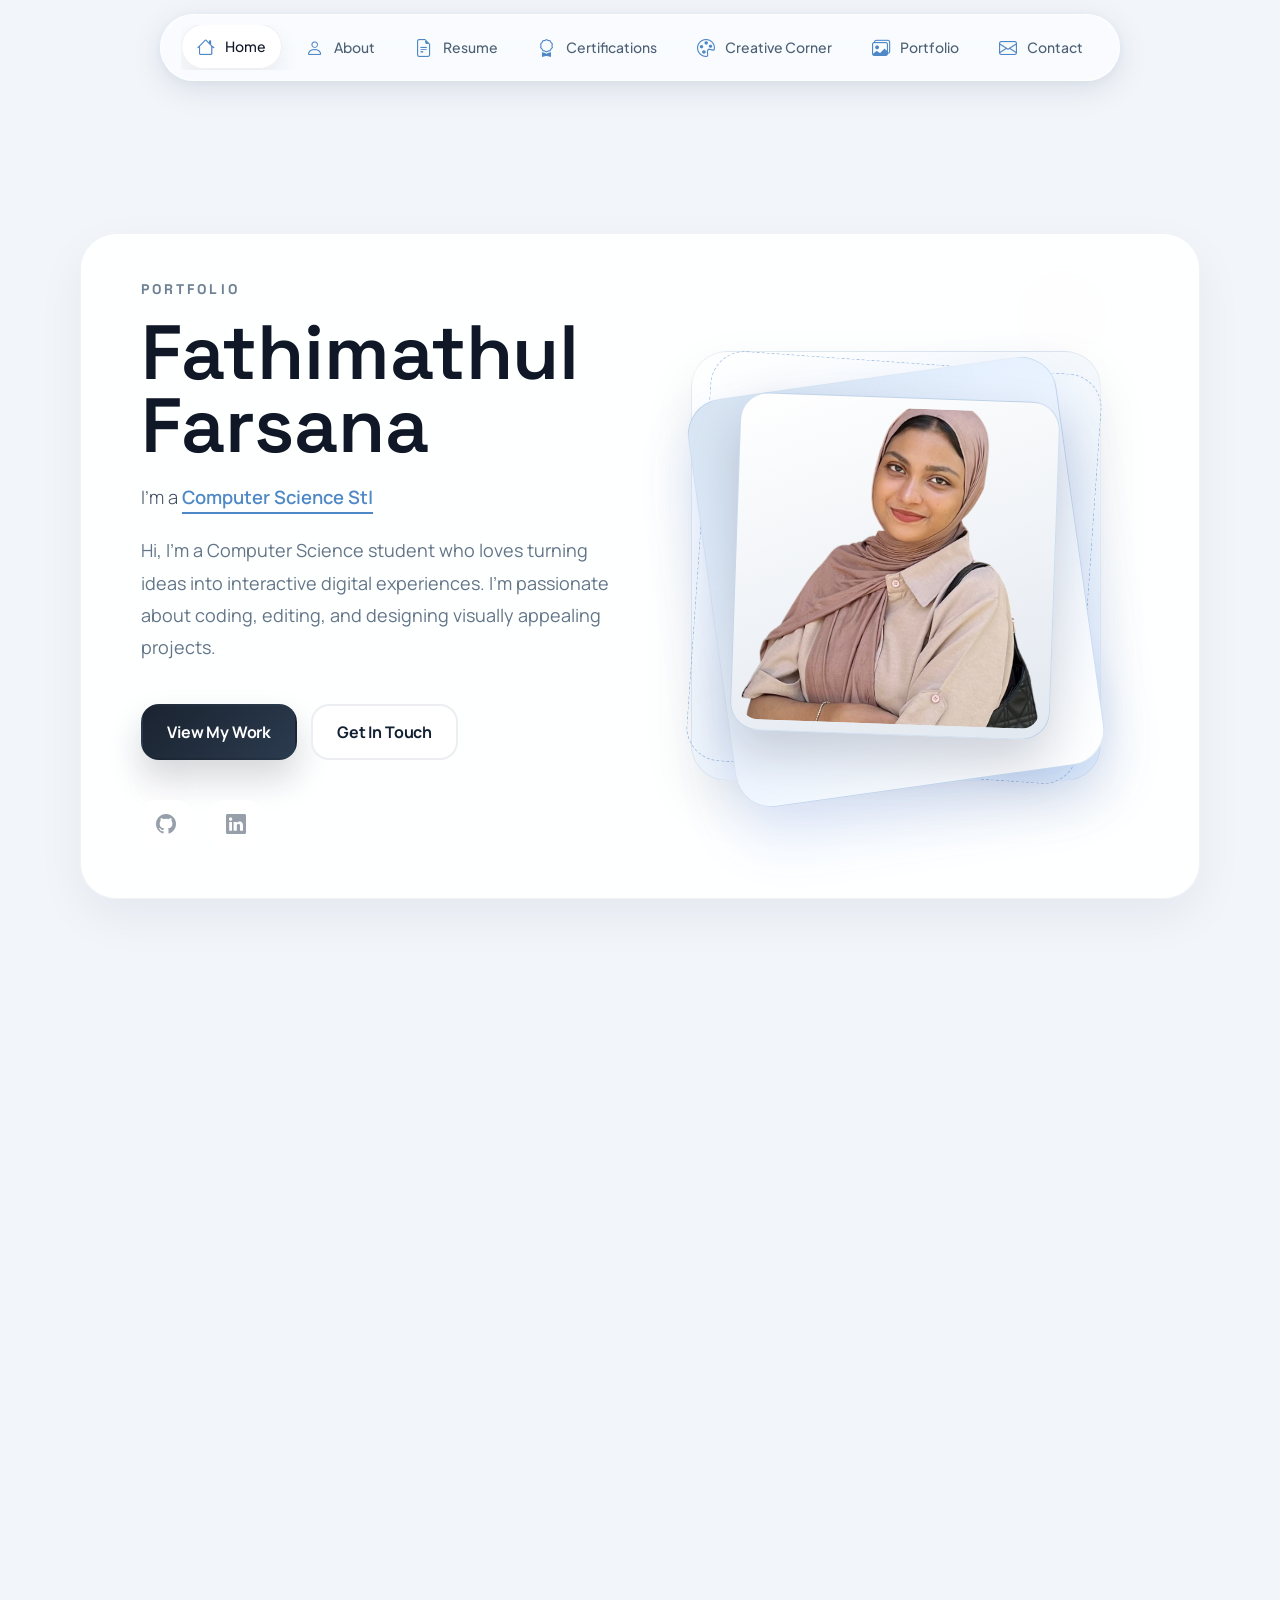
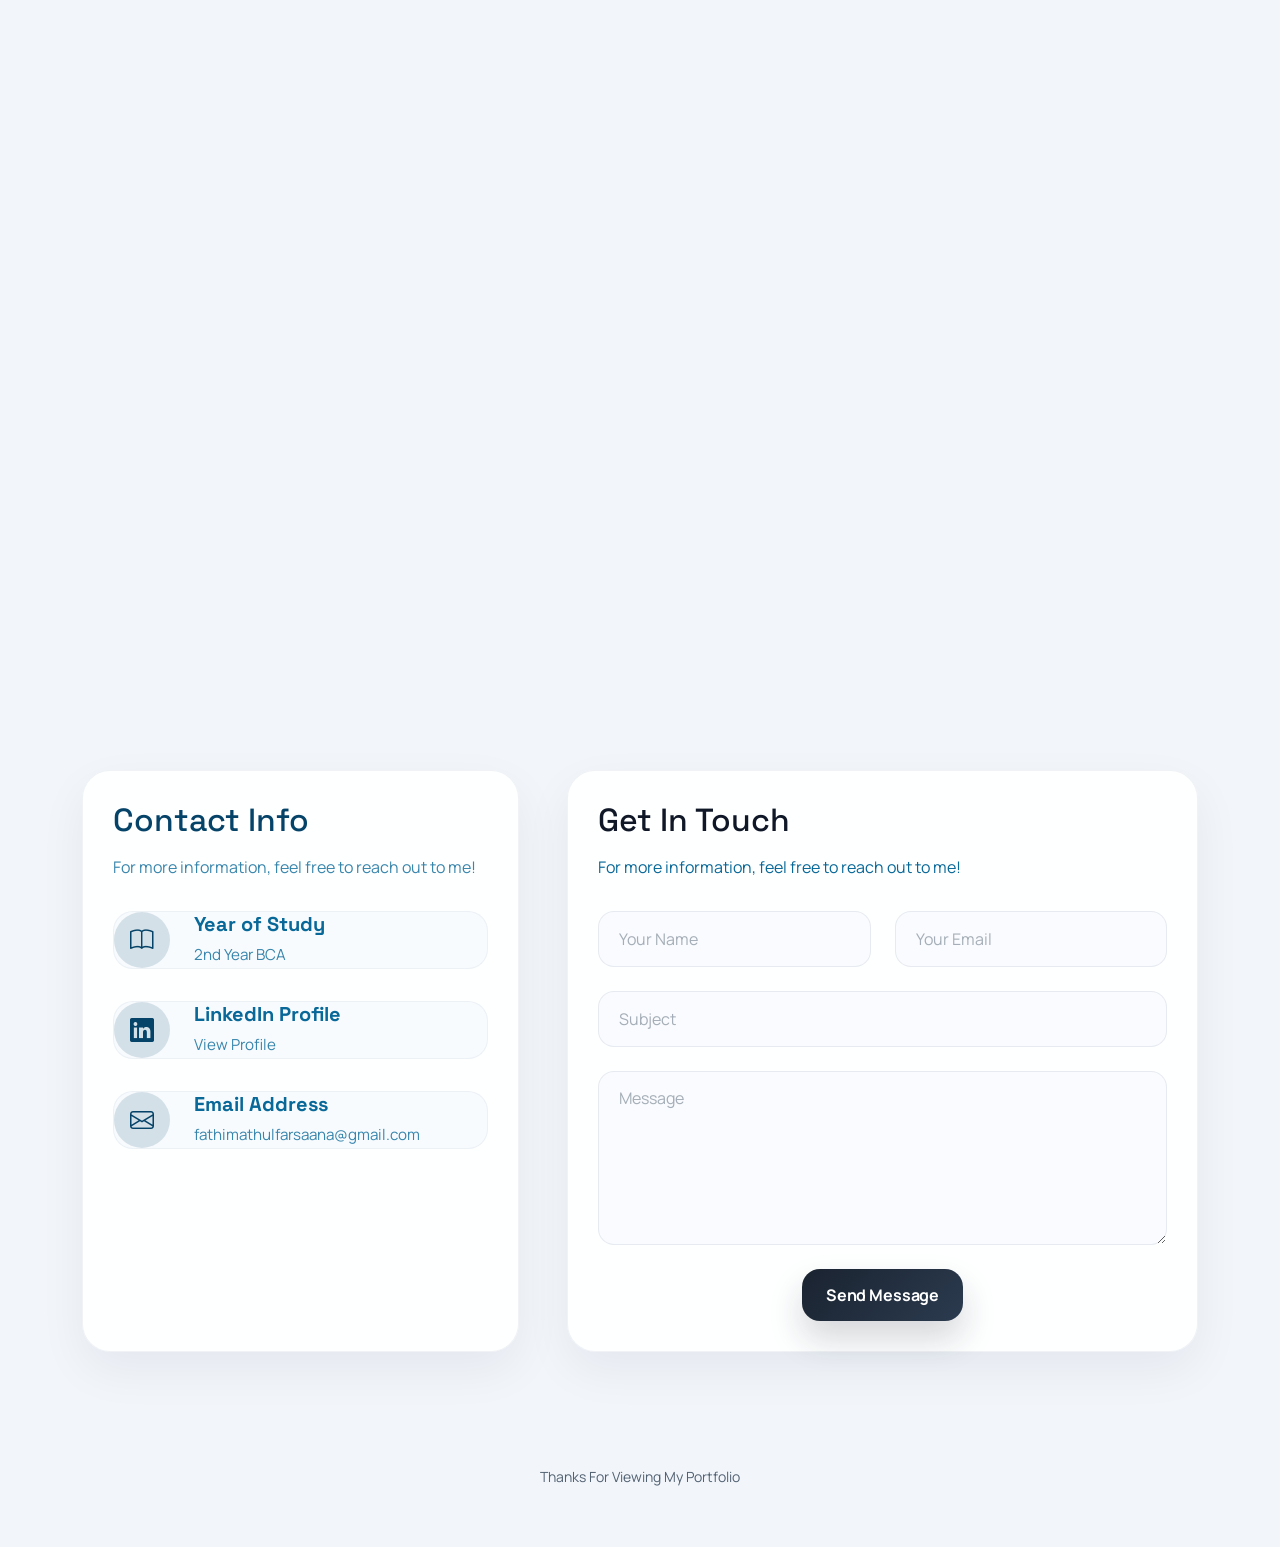
<file: index.html>
<!DOCTYPE html>
<html lang="en">

<head>
  <meta charset="utf-8">
  <meta content="width=device-width, initial-scale=1.0" name="viewport">
  <title>Portfolio of Fathimathul Farsana</title>
  <meta name="description" content="Farsana's personal portfolio showcasing projects and skills">
  <meta name="keywords" content="portfolio, web development, coding, projects, skills, Fathimathul Farsana">
  <meta name="author" content="Fathimathul Farsana">

  <!-- Fonts -->
  <link href="https://fonts.googleapis.com" rel="preconnect">
  <link href="https://fonts.gstatic.com" rel="preconnect" crossorigin>
  <link href="https://fonts.googleapis.com/css2?family=Manrope:wght@400;500;600;700;800&family=Space+Grotesk:wght@500;700&family=Plus+Jakarta+Sans:wght@500;600;700&display=swap" rel="stylesheet">

  <!-- Vendor CSS Files -->
  <link href="assets/vendor/bootstrap/css/bootstrap.min.css" rel="stylesheet">
  <link href="https://cdn.jsdelivr.net/npm/bootstrap-icons@1.11.3/font/bootstrap-icons.min.css" rel="stylesheet">
  <link href="assets/vendor/aos/aos.css" rel="stylesheet">
  <link href="assets/vendor/glightbox/css/glightbox.min.css" rel="stylesheet">
  <link href="assets/vendor/swiper/swiper-bundle.min.css" rel="stylesheet">

  <!-- Main CSS File -->
  <link href="assets/css/main.css" rel="stylesheet">

</head>

<body class="index-page">

  <header id="header" class="header glass-nav">
    <i class="header-toggle d-xl-none bi bi-list"></i>

    <div class="header-container">
      <nav id="navmenu" class="navmenu">
        <ul>
          <li><a href="#hero" class="active"><i class="bi bi-house navicon"></i>Home</a></li>
          <li><a href="#about"><i class="bi bi-person navicon"></i>About</a></li>
          <li><a href="#resume"><i class="bi bi-file-earmark-text navicon"></i>Resume</a></li>
          <li><a href="#certifications"><i class="bi bi-award navicon"></i>Certifications</a></li>
          <li><a href="creative-corner.html"><i class="bi bi-palette navicon"></i>Creative Corner</a></li>
          <li><a href="#portfolio"><i class="bi bi-images navicon"></i>Portfolio</a></li>
          <li><a href="#contact"><i class="bi bi-envelope navicon"></i>Contact</a></li>
        </ul>
      </nav>
    </div>
  </header>

  <main class="main">

    <!-- Hero Section -->
    <section id="hero" class="hero section">

      <div class="background-elements">
        <div class="bg-circle circle-1"></div>
        <div class="bg-circle circle-2"></div>
      </div>

      <div class="hero-content">

        <div class="container">
          <div class="row align-items-center">

            <div class="col-lg-6" data-aos="fade-right" data-aos-delay="100">
              <div class="hero-text">
                <h1><span class="accent-text">PORTFOLIO</span></h1>
                <h2>Fathimathul Farsana</h2>
                <p class="lead">I'm a <span class="typed" data-typed-items="Computer Science Student, Web Developer, Editor-Video, Poster designer, Code Enthusiast"></span></p>
                <p class="description">Hi, I’m a Computer Science student who loves turning ideas into interactive digital experiences. I’m passionate about coding, editing, and designing visually appealing projects.</p>

                <div class="hero-actions">
                  <a href="#portfolio" class="btn btn-primary">View My Work</a>
                  <a href="#contact" class="btn btn-outline">Get In Touch</a>
                </div>

                <div class="social-links">
                  <a href="https://github.com/Farsanaa/" class="github"><i class="bi bi-github"></i></a>
                  <a href="https://www.linkedin.com/in/farsaana-fathima" class="linkedin"><i class="bi bi-linkedin"></i></a>
                </div>
              </div>
            </div>

            <div class="col-lg-6" data-aos="fade-left" data-aos-delay="200">
              <div class="hero-visual">
                <div class="profile-container">
                  <div class="profile-background"></div>
                  <img src="assets/img/profile/Farsana OG-Photoroom.png" alt="Fathimathul Farsana" class="profile-image">
                </div>
              </div>
            </div>

          </div>
        </div>
      </div>

    </section><!-- /Hero Section -->

    <!-- About Section -->
    <section id="about" class="about section">

      <div class="container" data-aos="fade-up" data-aos-delay="100">

        <div class="row">
          <div class="col-lg-5" data-aos="zoom-in" data-aos-delay="200">
            <div class="profile-card">
              <div class="profile-header">
                <div class="profile-image">
                  <img src="assets/img/profile/Farsana OG-Photoroom.png" alt="Profile Image" class="img-fluid">
                </div>
                <div class="profile-badge">
                  <i class="bi bi-check-circle-fill"></i>
                </div>
              </div>

              <div class="profile-content">
                <h3>Fathimathul Farsana</h3>
                <p class="profession">Computer Science Student</p>

                <div class="contact-links">
                  <a href="mailto:fathimathulfarsaana@gmail.com" class="contact-item">
                    <i class="bi bi-envelope"></i>
                    fathimathulfarsaana@gmail.com
                  </a>
                   <div class="social-links">
                  <a href="https://www.linkedin.com/in/farsaana-fathima" class="contact-item">
                  <i class="bi bi-linkedin"></i>
                  LinkedIn Profile
                  </a>
                </div>
                  <a href="#" class="contact-item">
                    <i class="bi bi-geo-alt"></i>
                    Trissur,Kerala
                  </a>
                </div>
              </div>
            </div>
          </div>

          <div class="col-lg-7" data-aos="fade-left" data-aos-delay="300">
            <div class="about-content">
              <div class="section-header">
                <span class="badge-text">Get to Know Me</span>
                <h2>Passionate BCA Student</h2>
              </div>

              <div class="description">
                <p>Welcome to my digital space! I'm a Computer Science student who loves coding, editing, and creating visually engaging projects. Here, you’ll find a collection of my work that blends creativity with technology. I enjoy experimenting with new ideas and building projects that are both functional and aesthetic.</p>
                <p>building modern, user-friendly applications.</p>
              </div>

              <div class="stats-grid">
                <div class="stat-item">
                 <div class="stat-number stat-number-text">
                 <span>Calicut University</span>
                 </div>
                  <div class="stat-label">University</div>
                </div>
                <div class="stat-item">
                  <div class="stat-number">2nd Year</div>
                  <div class="stat-label">Current Year of Study
                  </div>
                </div>
                <div class="stat-item">
                  <div class="stat-number">9.6</div>
                  <div class="stat-label">Academic Performance</div>
                </div>
              </div>

              <div class="details-grid">
                <div class="detail-row">
                  <div class="detail-item">
                    <span class="detail-label">Current Interests</span>
                    <span class="detail-value">Web Development, UI/UX Design, Graphical Designing (poster Designing)</span>
                  </div>
                  <div class="detail-item">
                    <span class="detail-label">Skills</span>
                    <span class="detail-value">Python, C++, Java, MySQL, HTML, CSS</span>
                  </div>
                </div>
                <div class="detail-row">
                  <div class="detail-item">
                    <span class="detail-label">Education</span>
                    <span class="detail-value">BCA, Ansar Women's College</span>
                  </div>
                  <div class="detail-item">
                    <span class="detail-label">Achievements</span>
                    <span class="detail-value">Hackathon, College projects, Internship</span>
                  </div>
                </div>
              </div>

              <div class="cta-section">
                <a href="#" class="btn btn-primary">
                  <i class="bi bi-download"></i>
                  Download Resume
                </a>
                <a href="#" class="btn btn-outline">
                  <i class="bi bi-chat-dots"></i>
                  Let's Talk
                </a>
              </div>
            </div>
          </div>
        </div>

      </div>

    </section><!-- /About Section -->


  
   

    <!-- Resume Section -->
    <section id="resume" class="resume section">

      <!-- Section Title -->
      <div class="container section-title" data-aos="fade-up">
        <h2>RESUME</h2>
        <p>Motivated Computer Science student with a passion for web development and creating user-friendly applications. Skilled in coding, problem-solving, and designing visually appealing projects. Seeking opportunities to apply my skills and grow as a developer. Still trying to figure out the tech-industry</p>
      </div><!-- End Section Title -->

      <div class="container" data-aos="fade-up" data-aos-delay="100">

        <div class="row gy-4">
          <!-- Left column with summary and contact -->
          <div class="col-lg-4">
            <div class="resume-side" data-aos="fade-right" data-aos-delay="100">
              <div class="profile-img mb-4">
                <img src="assets/img/profile/Farsana OG-Photoroom.png" alt="Profile" class="img-fluid rounded">
              </div>

              <h3>FATHIMATHUL FARSANA</h3>
              <p class="profession">Computer Science Student</p>
              <h4>Academic Summary</h4>
              <div class="academic-summary-card">
              <p>A passionate Computer Science student with hands-on experience in innovation and development. Participated in a hackathon for the first time and was selected among the Top 300 makers for presenting a project titled “FixNow”, a web application designed to connect users with nearby service workers efficiently.
                 Completed internships in Artificial Intelligence at Accelerate and in web development at RISS, gaining practical experience in Python and Django. Additionally, attended a robotics workshop and successfully developed a logo projection project using Arduino and Augmented Reality concepts.
                 Demonstrates strong interest in building creative, real-world solutions by combining technical skills with innovative thinking. Currently Serve as the Campus Lead of Tinkerhub in Ansar Women's College.</p>
              </div>
              <h3 class="mt-4">Contact Information</h3>
              <ul class="contact-info list-unstyled">
                <li><i class="bi bi-geo-alt"></i>Trissur, Kerala</li>
                <li><i class="bi bi-envelope"></i> <a href="mailto:fathimathulfarsaana@gmail.com" target="_blank">fathimathulfarsaana@gmail.com</a></li>
                <li><i class="bi bi-linkedin"></i><a href="https://www.linkedin.com/in/farsaana-fathima" target="_blank">LinkedIn Profile</a></li>
              </ul>

              <div class="skills-animation mt-4">
                <h3>Technical Skills</h3>
                <div class="skill-item">
                  <div class="d-flex justify-content-between">
                    <span>Web Development</span>
                    <span>95%</span>
                  </div>
                  <div class="progress">
                    <div class="progress-bar" role="progressbar" aria-valuenow="95" aria-valuemin="0" aria-valuemax="100"></div>
                  </div>
                </div>

                <div class="skill-item">
                  <div class="d-flex justify-content-between">
                    <span>UI/UX Design</span>
                    <span>85%</span>
                  </div>
                  <div class="progress">
                    <div class="progress-bar" role="progressbar" aria-valuenow="85" aria-valuemin="0" aria-valuemax="100"></div>
                  </div>
                </div>

                <div class="skill-item">
                  <div class="d-flex justify-content-between">
                    <span>Editing</span>
                    <span>90%</span>
                  </div>
                  <div class="progress">
                    <div class="progress-bar" role="progressbar" aria-valuenow="90" aria-valuemin="0" aria-valuemax="100"></div>
                  </div>
                </div>

                <div class="skill-item">
                  <div class="d-flex justify-content-between">
                    <span>Project Management</span>
                    <span>80%</span>
                  </div>
                  <div class="progress">
                    <div class="progress-bar" role="progressbar" aria-valuenow="80" aria-valuemin="0" aria-valuemax="100"></div>
                  </div>
                </div>
              </div>
            </div>
          </div>

          <!-- Right column with experience and education -->
          <div class="col-lg-8 ps-4 ps-lg-5">
            <!-- Experience Section -->
            <div class="resume-section" data-aos="fade-up">
              <h3><i class="bi bi-briefcase me-2"></i>Academic Experience</h3>

              <div class="resume-item">
                <h4>BIO-IP</h4>
                <h5>2022 - 2024</h5>
                <p class="company"><i class="bi bi-building"></i> Academic Performances </p>
                <ul>
                  <li>Won prizes in arts programs and poem writing competitions during +1 and +2. Actively participated in various school-level academic and extracurricular activities.</li>
                  <li>Secured 76% in +2 BIO-SCIENCE CBSE, also secured 92% in IP (Subject) CBSE, demonstrating strong academic performance and dedication to studies.</li>
                </ul>
              </div>

              <div class="resume-item">
                <h4>BCA</h4>
                <h5>2024 - 2028</h5>
                <p class="company"><i class="bi bi-building"></i> Academic Performances </p>
                <ul>
                  <li>Currently pursuing Bachelor of Computer Applications with a focus on software development, computer science fundamentals, editing, cybersecurity</li>
                  <li>Actively engaged in various academic and extracurricular activities, maintaining a strong academic record .</li>
                  <li>Achieved consistent academic performance in CBSE IP with 92%</li>
                  <li>Achieved consistent academic performance with CGPA of 8.3 (Semester 1), 8.6 (Semester 2), and 9.6 (Semester 3)</li>
                  <li>Hosted a coding workshop event for the entire college, showcasing leadership and technical communication skills</li>
                  <li>Attended a robotics workshop to enhance technical knowledge</li>
                  <li>Working on a robotics project – logo projection using Arduino</li>
                  <li>Participated in a TinkerHub hackathon for the first time worked on a project called "fixnow" which is a web app to find nearest service providers. Selected among the Top 300 makers for innovative project presentation</li>
                  <li>Completed internship in Artificial Intelligence (Accelerate), Completed internship in Python Django (RISS)</li>
                  <li>Project completion of internship on image classification</li>
                  <li>Gained hands-on experience in web development and real-world project building by creating a fun game called "run nanana" which is simple dino inspired game</li>
                  
                </ul>
              </div>
            </div>

            <!-- Education Section -->
            <div class="resume-section" data-aos="fade-up" data-aos-delay="100">
              <h3><i class="bi bi-mortarboard me-2"></i>Education</h3>

              <div class="resume-item">
                <h4>Bachelor of Computer Applications</h4>
                <h5>2024 - 2028</h5>
                 <p class="school"><i class="bi bi-book"></i> Ansar Women's College</p>
                <p class="school"><i class="bi bi-book"></i> Calicut University</p>
                <p>Currently pursuing a degree in Computer Applications with a focus on software development and computer science.</p>
              </div>
            </div>

            <!-- Certifications Section -->
            <div class="resume-section" data-aos="fade-up" data-aos-delay="200">
              <h3><i class="bi bi-award me-2"></i>Certifications</h3>

              <div class="resume-item">
                <h4>Certified for developing a automation project on logo projection</h4>
                <h5>2025</h5>
              </div>

              <div class="resume-item">
                <h4>Certified for hackathon</h4>
                <h5>2026</h5>
              </div>

              <div class="resume-item">
                <h4>Certified for YIP</h4>
                <h5>2026</h5>
              </div>

              <div class="resume-item">
                <h4>Certified for internship project</h4>
                <h5>2025</h5>
              </div>

              <div class="resume-item">
                <h4>Certified for attending workshop on robotics</h4>
                <h5>2025</h5>
              </div>

              <div class="resume-item">
                <h4>Certified for attending internship on AI</h4>
                <h5>2025</h5>
              </div>

              <div class="resume-item">
                <h4>Certified for attending internship on Python Django</h4>
                <h5>2026</h5>
              </div>

              <div class="resume-item">
                <h4>Certified for hosting event on coding</h4>
                <h5>2026</h5>
              </div>

               <div class="resume-item">
                <h4>Certified for completing project on Image Classification</h4>
                <h5>2025</h5>
              </div>

            </div>
          </div>
        </div>

      </div>

    </section><!-- /Resume Section -->

    <!-- Certifications Section -->
<!-- <section id="certifications" class="certifications section">

  <!-- Section Title -->
  <!-- <div class="container section-title" data-aos="fade-up">
    <h2>Certifications</h2>
    <p>A collection of my academic achievements, workshop participations, and internship completions.</p>
  </div>

  <div class="container">
    <div class="row gy-4">

       <div class="col-lg-4 col-md-6" data-aos="fade-up" data-aos-delay="100">
        <div class="cert-item">
          <div class="cert-img">
            <img src="assets/img/certification/accelerate1.jpeg" class="img-fluid" alt="AI Internship">
            <div class="cert-links">
              <a href="assets/img/certification/accelerate1.jpeg" title="View Certificate" class="glightbox preview-link"><i class="bi bi-zoom-in"></i></a>
            </div>
          </div>
          <div class="cert-info">
            <h4>AI Internship Completion</h4>
            <p>Accelerate - 2025</p>
          </div>
        </div>
      </div> -->

      <!-- Certification Item 2 -->
      <!-- <div class="col-lg-4 col-md-6" data-aos="fade-up" data-aos-delay="200">
        <div class="cert-item">
          <div class="cert-img">
            <img src="assets/img/certification/accelerate.jpeg" class="img-fluid" alt="Python Django">
            <div class="cert-links">
              <a href="assets/img/certification/accelerate.jpeg" title="View Certificate" class="glightbox preview-link"><i class="bi bi-zoom-in"></i></a>
            </div>
          </div>
          <div class="cert-info">
            <h4>AI Project Completion</h4>
            <p>RISS - 2026</p>
          </div>
        </div>
      </div> --> 

      <!-- Certification Item 3 -->
      <!-- <div class="col-lg-4 col-md-6" data-aos="fade-up" data-aos-delay="300">
        <div class="cert-item">
          <div class="cert-img">
            <img src="assets/img/certification/kerala startup mission.png" class="img-fluid" alt="Hackathon">
            <div class="cert-links">
              <a href="assets/img/certification/kerala startup mission.png" title="View Certificate" class="glightbox preview-link"><i class="bi bi-zoom-in"></i></a>
            </div>
          </div>
          <div class="cert-info">
            <h4>Top 300 Maker - Hackathon</h4>
            <p>TinkerHub - 2026</p>
          </div>
        </div>
      </div> -->

       <!-- Certification Item 4 -->
      <!-- <div class="col-lg-4 col-md-6" data-aos="fade-up" data-aos-delay="300">
        <div class="cert-item">
          <div class="cert-img">
            <img src="assets/img/certification/yip.jpeg" class="img-fluid" alt="YIP">
            <div class="cert-links">
              <a href="assets/img/certification/yip.jpeg" title="View Certificate" class="glightbox preview-link"><i class="bi bi-zoom-in"></i></a>
            </div>
          </div>
          <div class="cert-info">
            <h4>YIP</h4>
            <p>YIP 2026</p>
          </div>
        </div>
      </div> -->

      
       <!-- Certification Item 5 -->
      <!-- <div class="col-lg-4 col-md-6" data-aos="fade-up" data-aos-delay="300">
        <div class="cert-item">
          <div class="cert-img">
            <img src="assets/img/certification/yip2.jpeg" class="img-fluid" alt="YIP">
            <div class="cert-links">
              <a href="assets/img/certification/yip2.jpeg" title="View Certificate" class="glightbox preview-link"><i class="bi bi-zoom-in"></i></a>
            </div>
          </div>
          <div class="cert-info">
            <h4>YIP Idea Submission</h4>
            <p>YIP 2026</p>
          </div>
        </div>
      </div> -->

        
       <!-- Certification Item 5 -->
      <!-- <div class="col-lg-4 col-md-6" data-aos="fade-up" data-aos-delay="300">
        <div class="cert-item">
          <div class="cert-img">
            <img src="assets/img/portfolio/result1.png" class="img-fluid" alt="YIP">
            <div class="cert-links">
              <a href="assets/img/portfolio/result1.png" title="View Certificate" class="glightbox preview-link"><i class="bi bi-zoom-in"></i></a>
            </div>
          </div>
          <div class="cert-info">
            <h4>1st Semester Examination Result</h4>
            <p>2024</p>
          </div>
        </div>
      </div> -->

           <!-- Certification Item 5 -->
      <!-- <div class="col-lg-4 col-md-6" data-aos="fade-up" data-aos-delay="300">
        <div class="cert-item">
          <div class="cert-img">
            <img src="assets/img/portfolio/result2.png" class="img-fluid" alt="YIP">
            <div class="cert-links">
              <a href="assets/img/portfolio/result2.png" title="View Certificate" class="glightbox preview-link"><i class="bi bi-zoom-in"></i></a>
            </div>
          </div>
          <div class="cert-info">
            <h4>2nd Semester Examination Result</h4>
            <p>2025</p>
          </div>
        </div>
      </div> -->

           <!-- Certification Item 5 -->
      <!-- <div class="col-lg-4 col-md-6" data-aos="fade-up" data-aos-delay="300">
        <div class="cert-item">
          <div class="cert-img">
            <img src="assets/img/portfolio/result3.png" class="img-fluid" alt="YIP">
            <div class="cert-links">
              <a href="assets/img/portfolio/result3.png" title="View Certificate" class="glightbox preview-link"><i class="bi bi-zoom-in"></i></a>
            </div>
          </div>
          <div class="cert-info">
            <h4>3rd Semester Examination Result</h4>
            <p>2025</p>
          </div>
        </div>
      </div>

    </div>
  </div>
</section> -->


<!-- Creative Corner Teaser Section -->
<section id="creative" class="creative-teaser section light-background">
  <div class="container" data-aos="fade-up">
    <div class="row align-items-center gy-5">

      <!-- Text Side -->
      <div class="col-lg-6" data-aos="fade-right" data-aos-delay="100">
        <div class="creative-teaser-text">
          <span class="badge-label"><i class="bi bi-palette2"></i> Creative Corner</span>
          <h2>Posters, Designs &amp; Digital Art</h2>
          <p>From college event posters and festive designs to digital illustrations — this is where creativity meets purpose. Each piece tells a story, designed with care and intention.</p>
          <a href="creative-corner.html" class="btn-creative-corner">
            <span>Explore All Designs</span>
            <i class="bi bi-arrow-right-circle"></i>
          </a>
        </div>
      </div>

      <!-- Preview Grid Side -->
      <div class="col-lg-6" data-aos="fade-left" data-aos-delay="200">
        <div class="creative-preview-grid">
          <div class="preview-item preview-large">
            <img src="assets/img/portfolio/arts day main.png" alt="Arts Day" loading="lazy">
          </div>
          <div class="preview-item">
            <img src="assets/img/portfolio/kalolsavam.png" alt="Kalolsavam" loading="lazy">
          </div>
          <div class="preview-item">
            <img src="assets/img/portfolio/ethnic day.png" alt="Ethnic Day" loading="lazy">
          </div>
          <div class="preview-item">
            <img src="assets/img/portfolio/athletica.png" alt="Athletica" loading="lazy">
          </div>
        </div>
      </div>

    </div>
  </div>
</section>



    <!-- Portfolio Section -->
    <section id="portfolio" class="portfolio section">

      <!-- Section Title -->
      <div class="container section-title" data-aos="fade-up">
        <h2>Portfolio</h2>
        <p>This presents my work as a Computer Science student, highlighting my skills in web development, programming, and project building. It includes projects, internships, and achievements that reflect my ability to create efficient and user-friendly applications.</p>
      </div><!-- End Section Title -->

      <div class="container" data-aos="fade-up" data-aos-delay="100">

        <div class="isotope-layout" data-default-filter="*" data-layout="masonry" data-sort="original-order">
          <div class="portfolio-shell">
            <div class="portfolio-head" data-aos="fade-up" data-aos-delay="120">
              <div class="portfolio-copy">
                <p class="portfolio-note">Selected projects, experiments, and events</p>
              </div>
              <div class="filters-wrapper portfolio-filter-bar" data-aos="fade-up" data-aos-delay="150">
                <ul class="portfolio-filters isotope-filters">
                  <li data-filter="*" class="filter-active">All Projects</li>
                  <li data-filter=".filter-web">Web Development</li>
                  <li data-filter=".filter-automation">Automation Projects</li>
                  <li data-filter=".filter-event">Event</li>
                </ul>
              </div>
            </div>

            <div class="row gy-4 portfolio-container isotope-container" data-aos="fade-up" data-aos-delay="200">

                <div class="col-xl-4 col-md-6 portfolio-item isotope-item filter-web">
                  <div class="portfolio-wrap">
                    <img src="assets/img/portfolio/unnamed.webp" class="img-fluid" alt="Portfolio Image" loading="lazy">
                    <div class="portfolio-info">
                      <div class="content">
                        <span class="category">Web Development</span>
                        <h4>FIXNOW</h4>
                        <p class="portfolio-summary">A hackathon project focused on connecting users with nearby service workers quickly.</p>
                        <div class="portfolio-links">
                          <a href="assets/img/portfolio/unnamed.webp" class="glightbox" title="Capturing Moments"><i class="bi bi-plus-lg"></i></a>
                          <a href="fixnow-details.html" title="More Details"><i class="bi bi-arrow-right"></i></a>
                        </div>
                      </div>
                    </div>
                  </div>
                </div> <!-- End Portfolio Item -->

                <div class="col-xl-4 col-md-6 portfolio-item isotope-item filter-web">
                  <div class="portfolio-wrap">
                    <img src="assets/img/portfolio/Screenshot 2026-04-10 211252.png" class="img-fluid" alt="Portfolio Image" loading="lazy">
                    <div class="portfolio-info">
                      <div class="content">
                        <span class="category">Web Development</span>
                        <h4>RUN NANANA</h4>
                        <p class="portfolio-summary">A playful browser game inspired by classic endless runner mechanics.</p>
                        <div class="portfolio-links">
                          <a href="assets/img/portfolio/nana.png" class="glightbox" title="Woodcraft Design"><i class="bi bi-plus-lg"></i></a>
                          <a href="run-banana-details.html" title="More Details"><i class="bi bi-arrow-right"></i></a>
                        </div>
                      </div>
                    </div>
                  </div>
                </div><!-- End Portfolio Item -->
                 <div class="col-xl-4 col-md-6 portfolio-item isotope-item filter-automation">
                  <div class="portfolio-wrap">
                    <img src="assets/img/portfolio/zenera.png" class="img-fluid" alt="Portfolio Image" loading="lazy">
                    <div class="portfolio-info">
                      <div class="content">
                        <span class="category">Automation Projects</span>
                        <h4>LOGO PROJECTION</h4>
                        <p class="portfolio-summary">An Arduino-based prototype exploring motion, lighting, and presentation design.</p>
                        <div class="portfolio-links">
                          <a href="assets/img/portfolio/zenera.png" class="glightbox" title="Capturing Moments"><i class="bi bi-plus-lg"></i></a>
                          <a href="logo-projection-details.html" title="More Details"><i class="bi bi-arrow-right"></i></a>
                        </div>
                      </div>
                    </div>
                  </div>
                </div> <!-- End Portfolio Item -->
                <div class="col-xl-4 col-md-6 portfolio-item isotope-item filter-event">
                  <div class="portfolio-wrap">
                    <img src="assets/img/portfolio/EVENT4.jpg" class="img-fluid" alt="Portfolio Image" loading="lazy">
                    <div class="portfolio-info">
                      <div class="content">
                        <span class="category">Event</span>
                        <h4>Coding Workshop</h4>
                        <p class="portfolio-summary">A college workshop session built around practical coding and guided mini projects.</p>
                        <div class="portfolio-links">
                          <a href="assets/img/portfolio/EVENT4.jpg" class="glightbox" title="Coding Workshop"><i class="bi bi-plus-lg"></i></a>
                          <a href="coding-workshop-details.html" title="More Details"><i class="bi bi-arrow-right"></i></a>
                        </div>
                      </div>
                    </div>
                  </div>
                </div> <!-- End Portfolio Item -->

                <div class="col-xl-4 col-md-6 portfolio-item isotope-item filter-event">
                  <div class="portfolio-wrap">
                    <img src="assets/img/portfolio/hackathon1.jpg" class="img-fluid" alt="Portfolio Image" loading="lazy">
                    <div class="portfolio-info">
                      <div class="content">
                        <span class="category">Event</span>
                        <h4>Hackathon</h4>
                        <p class="portfolio-summary">A first hackathon experience focused on teamwork, speed, and building under pressure.</p>
                        <div class="portfolio-links">
                          <a href="assets/img/portfolio/hackathon1.jpg" class="glightbox" title="Hackathon"><i class="bi bi-plus-lg"></i></a>
                          <a href="hackathon-details.html" title="More Details"><i class="bi bi-arrow-right"></i></a>
                        </div>
                      </div>
                    </div>
                  </div>
                </div> <!-- End Portfolio Item -->

                <div class="col-xl-4 col-md-6 portfolio-item isotope-item filter-event">
                  <div class="portfolio-wrap">
                    <img src="assets/img/portfolio/KSUM3.jpg" class="img-fluid" alt="Kerala Startup Mission" loading="lazy">
                    <div class="portfolio-info">
                      <div class="content">
                        <span class="category">Event</span>
                        <h4>Kerala Startup Mission</h4>
                        <p class="portfolio-summary">A showcase experience as part of the Women Makers Celebration and Top 300 makers selection.</p>
                        <div class="portfolio-links">
                          <a href="assets/img/portfolio/KSUM3.jpg" class="glightbox" title="Kerala Startup Mission"><i class="bi bi-plus-lg"></i></a>
                          <a href="kerala-startup-mission-details.html" title="More Details"><i class="bi bi-arrow-right"></i></a>
                        </div>
                      </div>
                    </div>
                  </div>
                </div> <!-- End Portfolio Item -->

                      <div class="col-xl-4 col-md-6 portfolio-item isotope-item filter-event">
                  <div class="portfolio-wrap">
                    <img src="assets/img/portfolio/KSUM3.jpg" class="img-fluid" alt="Kerala Startup Mission" loading="lazy">
                    <div class="portfolio-info">
                      <div class="content">
                        <span class="category">Event</span>
                        <h4>Kerala Startup Mission</h4>
                        <p class="portfolio-summary">A showcase experience as part of the Women Makers Celebration and Top 300 makers selection.</p>
                        <div class="portfolio-links">
                          <a href="assets/img/portfolio/KSUM3.jpg" class="glightbox" title="Kerala Startup Mission"><i class="bi bi-plus-lg"></i></a>
                          <a href="kerala-startup-mission-details.html" title="More Details"><i class="bi bi-arrow-right"></i></a>
                        </div>
                      </div>
                    </div>
                  </div>
                </div> <!-- End Portfolio Item -->
            </div>
          </div>

      </div>

    </section><!-- /Services Section -->

    <!-- Contact Section -->
    <section id="contact" class="contact section">

      <!-- Section Title -->
      <div class="container section-title" data-aos="fade-up">
        <h2>Contact</h2>
        <p>Get in touch with me</p>
      </div><!-- End Section Title -->

      <div class="container">

        <div class="row g-4 g-lg-5">
          <div class="col-lg-5">
            <div class="info-box">
              <h3>Contact Info</h3>
              <p>For more information, feel free to reach out to me!</p>

              <div class="info-item">
                <div class="icon-box">
                  <i class="bi bi-book"></i>
                </div>
                <div class="content">
                  <h4>Year of Study</h4>
                  <p>2nd Year BCA</p>
                  
                </div>
              </div>

              <div class="info-item">
                <div class="icon-box">
                  <i class="bi bi-linkedin"></i>
                </div>
                <div class="content">
                <h4>LinkedIn Profile</h4>
                <p><a href="https://www.linkedin.com/in/farsaana-fathima" target="_blank">View Profile</a></p>
              
                </div>
              </div>

              <div class="info-item">
                <div class="icon-box">
                  <i class="bi bi-envelope"></i>
                </div>
                <div class="content">
                  <h4>Email Address</h4>
                  <p><a href="mailto:fathimathulfarsaana@gmail.com">fathimathulfarsaana@gmail.com</a></p>
                  
                </div>
              </div>
            </div>
          </div>

          <div class="col-lg-7">
            <div class="contact-form">
              <h3>Get In Touch</h3>
              <p>For more information, feel free to reach out to me!</p>

              <form action="https://formspree.io/f/xwvannpe" method="POST">

  <input type="hidden" name="_subject" value="New portfolio contact message">
  <input type="hidden" name="_redirect" value="https://farsanaa.github.io/my-portfolio/thankyou.html">

  <div class="row gy-4">

    <div class="col-md-6">
      <input type="text" name="name" class="form-control" placeholder="Your Name" required>
    </div>

    <div class="col-md-6">
      <input type="email" name="email" class="form-control" placeholder="Your Email" required>
    </div>

    <div class="col-12">
      <input type="text" name="subject" class="form-control" placeholder="Subject" required>
    </div>

    <div class="col-12">
      <textarea name="message" class="form-control" rows="6" placeholder="Message" required></textarea>
    </div>

    <div class="col-12 text-center">
      <button type="submit" class="btn">Send Message</button>
    </div>

  </div>

     </form>
            </div>
          </div>

        </div>

      </div>

    </section><!-- /Contact Section -->

  </main>

  <footer id="footer" class="footer position-relative">
    <div class="text-center">
      <p><span>Thanks For Viewing My Portfolio</span></p>
    </div>
  </footer>

  <!-- Scroll Top -->
  <a href="#hero" id="scroll-top" class="scroll-top d-flex align-items-center justify-content-center"><i class="bi bi-arrow-up-short"></i></a>

  <!-- Preloader -->
  <div id="preloader"></div>

  <!-- Vendor JS Files -->
  <script src="assets/vendor/bootstrap/js/bootstrap.bundle.min.js"></script>
  <script src="assets/vendor/php-email-form/validate.js"></script>
  <script src="assets/vendor/aos/aos.js"></script>
  <script src="assets/vendor/typed.js/typed.umd.js"></script>
  <script src="assets/vendor/purecounter/purecounter_vanilla.js"></script>
  <script src="assets/vendor/waypoints/noframework.waypoints.js"></script>
  <script src="assets/vendor/isotope-layout/isotope.pkgd.min.js"></script>
  <script src="assets/vendor/imagesloaded/imagesloaded.pkgd.min.js"></script>
  <script src="assets/vendor/glightbox/js/glightbox.min.js"></script>
  <script src="assets/vendor/swiper/swiper-bundle.min.js"></script>

  <!-- Main JS File -->
  <script src="assets/js/main.js"></script>

<script>
  function hidePreloader() {
    const preloader = document.getElementById("preloader");
    if (preloader) {
      preloader.style.opacity = "0";
      preloader.style.visibility = "hidden";
      preloader.style.pointerEvents = "none";
    }
  }

  // When page fully loads
  window.addEventListener("load", hidePreloader);

  // When using back/forward button (VERY IMPORTANT FIX)
  window.addEventListener("pageshow", hidePreloader);
</script>
</script>

</body>

</html>
</file>
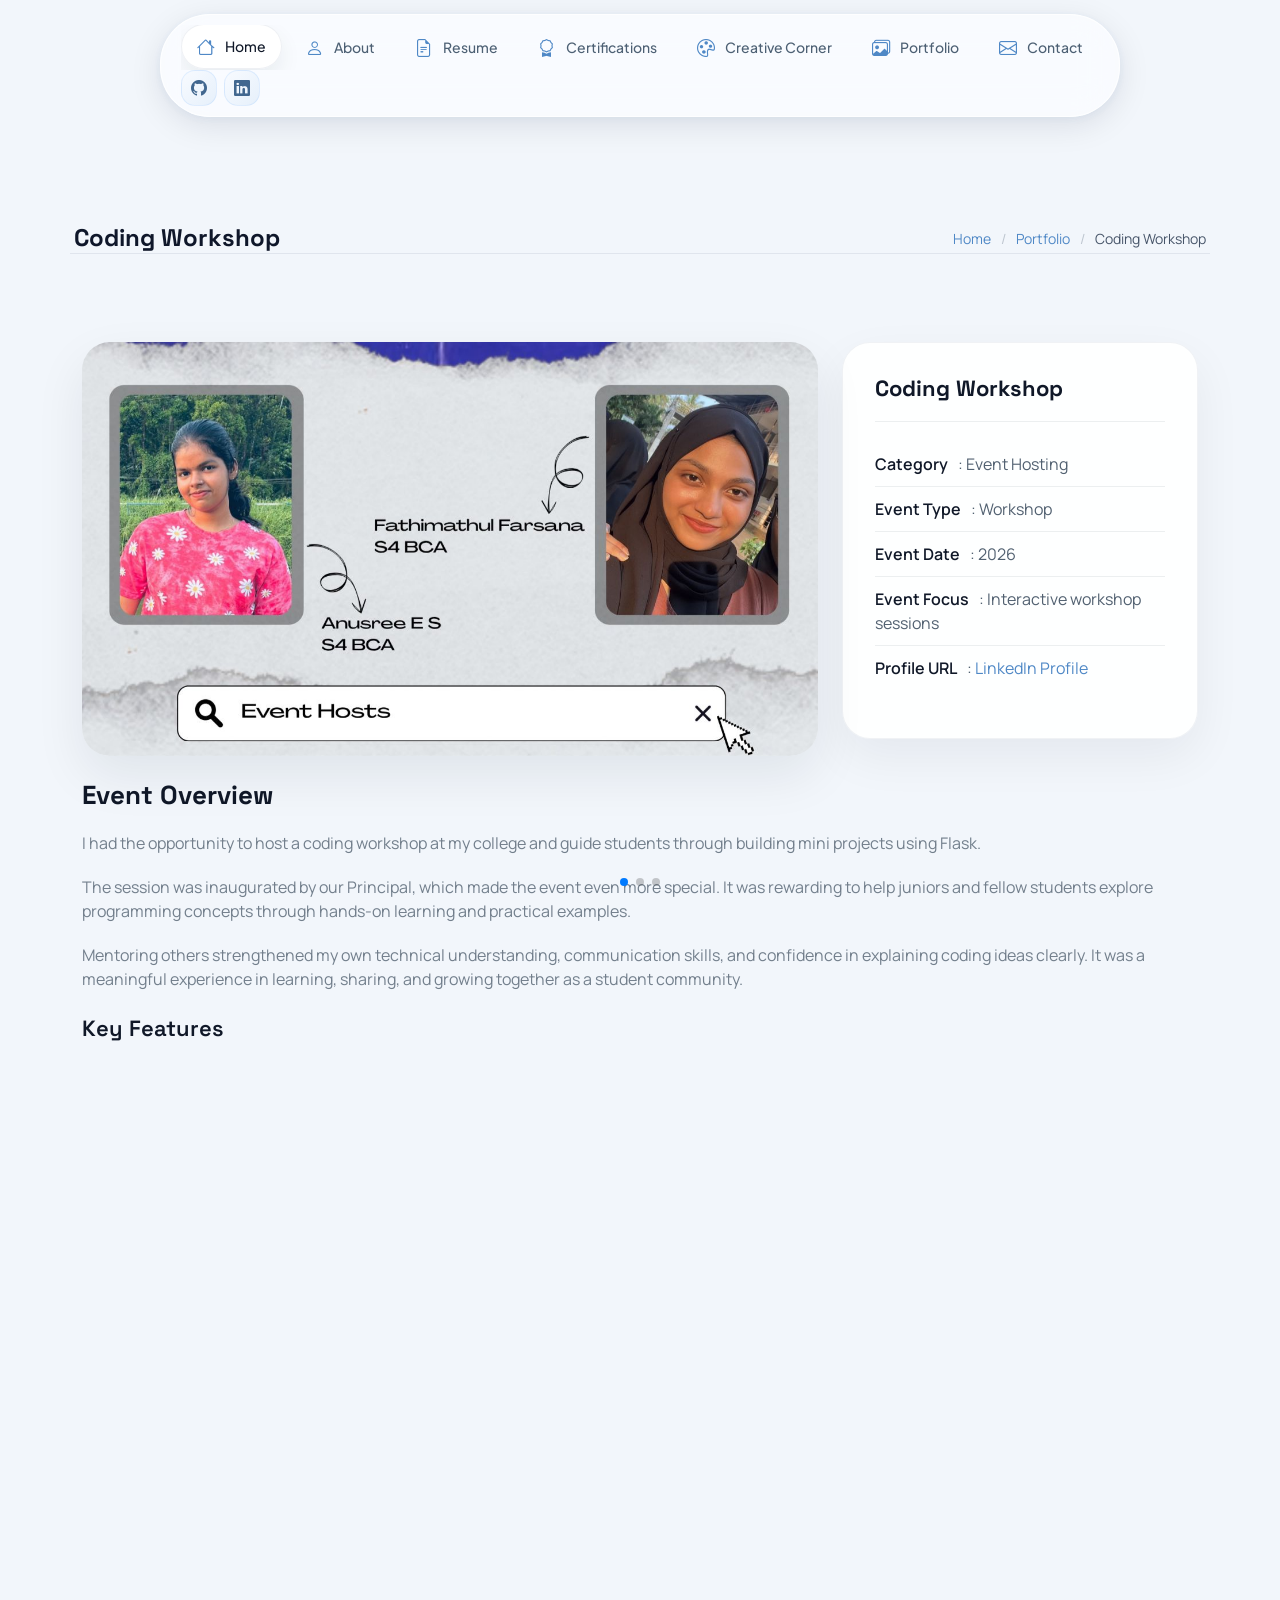
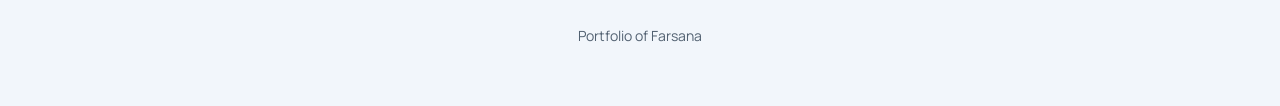
<file: coding-workshop-details.html>
<!DOCTYPE html>
<html lang="en">

<head>
  <meta charset="utf-8">
  <meta content="width=device-width, initial-scale=1.0" name="viewport">
  <title>Coding Workshop - Portfolio Details</title>
  <meta name="description" content="Coding workshop event details">
  <meta name="keywords" content="workshop, coding, event, portfolio">

  <link href="https://fonts.googleapis.com" rel="preconnect">
  <link href="https://fonts.gstatic.com" rel="preconnect" crossorigin>
  <link href="https://fonts.googleapis.com/css2?family=Manrope:wght@400;500;600;700;800&family=Space+Grotesk:wght@500;700&family=Plus+Jakarta+Sans:wght@500;600;700&display=swap" rel="stylesheet">

  <link href="assets/vendor/bootstrap/css/bootstrap.min.css" rel="stylesheet">
  <link href="https://cdn.jsdelivr.net/npm/bootstrap-icons@1.11.3/font/bootstrap-icons.min.css" rel="stylesheet">
  <link href="assets/vendor/aos/aos.css" rel="stylesheet">
  <link href="assets/vendor/glightbox/css/glightbox.min.css" rel="stylesheet">
  <link href="assets/vendor/swiper/swiper-bundle.min.css" rel="stylesheet">
  <link href="assets/css/main.css" rel="stylesheet">
</head>

<body class="portfolio-details-page">

  <header id="header" class="header dark-background d-flex flex-column justify-content-center">
    <i class="header-toggle d-xl-none bi bi-list"></i>

    <div class="header-container d-flex flex-column align-items-start">
      <nav id="navmenu" class="navmenu">
        <ul>
          <li><a href="#hero" class="active"><i class="bi bi-house navicon"></i>Home</a></li>
          <li><a href="#about"><i class="bi bi-person navicon"></i> About</a></li>
          <li><a href="#resume"><i class="bi bi-file-earmark-text navicon"></i> Resume</a></li>
          <li><a href="#certifications"><i class="bi bi-award navicon"></i> Certifications</a></li>
          <li><a href="#creative"><i class="bi bi-palette navicon"></i> Creative Corner</a></li>
          <li><a href="#portfolio"><i class="bi bi-images navicon"></i> Portfolio</a></li>
          <li><a href="#contact"><i class="bi bi-envelope navicon"></i> Contact</a></li>
        </ul>
      </nav>

      <div class="social-links text-center">
        <a href="https://github.com/Farsanaa/" class="github"><i class="bi bi-github"></i></a>
        <a href="https://www.linkedin.com/in/farsana-fathima-b23329321/" class="linkedin"><i class="bi bi-linkedin"></i></a>
      </div>
    </div>
  </header>

  <main class="main">
    <div class="page-title dark-background">
      <div class="container d-lg-flex justify-content-between align-items-center">
        <h1 class="mb-2 mb-lg-0">Coding Workshop</h1>
        <nav class="breadcrumbs">
          <ol>
            <li><a href="index.html">Home</a></li>
            <li><a href="index.html#portfolio">Portfolio</a></li>
            <li class="current">Coding Workshop</li>
          </ol>
        </nav>
      </div>
    </div>

    <section id="portfolio-details" class="portfolio-details section">
      <div class="container" data-aos="fade-up" data-aos-delay="100">
        <div class="row gy-4">
          <div class="col-lg-8">
            <div class="portfolio-details-slider swiper init-swiper">
              <script type="application/json" class="swiper-config">
                {
                  "loop": true,
                  "speed": 600,
                  "autoplay": {
                    "delay": 5000
                  },
                  "slidesPerView": "auto",
                  "pagination": {
                    "el": ".swiper-pagination",
                    "type": "bullets",
                    "clickable": true
                  }
                }
              </script>

              <div class="swiper-wrapper align-items-center">
                <div class="swiper-slide">
                  <img src="assets/img/portfolio/EVENT1.jpg" alt="Coding workshop session" class="img-fluid" loading="lazy">
                </div>
                <div class="swiper-slide">
                  <img src="assets/img/portfolio/EVENT2.jpg" alt="Coding workshop presentation" class="img-fluid" loading="lazy">
                </div>
                <div class="swiper-slide">
                  <img src="assets/img/portfolio/EVENT3.jpg" alt="Coding workshop activity" class="img-fluid" loading="lazy">
                </div>
              </div>
            </div>
            <div class="swiper-pagination"></div>
          </div>

          <div class="col-lg-4">
            <div class="portfolio-info" data-aos="fade-left" data-aos-delay="200">
              <h3>Coding Workshop</h3>
              <ul>
                <li><strong>Category</strong>: Event Hosting</li>
                <li><strong>Event Type</strong>: Workshop</li>
                <li><strong>Event Date</strong>: 2026</li>
                <li><strong>Event Focus</strong>: Interactive workshop sessions</li>
                <li><strong>Profile URL</strong>: <a href="https://www.linkedin.com/in/farsana-fathima-b23329321/" target="_blank">LinkedIn Profile</a></li>
              </ul>
            </div>
          </div>

          <div class="col-lg-12">
            <div class="portfolio-description" data-aos="fade-up" data-aos-delay="300">
              <h2>Event Overview</h2>
              <p>
                I had the opportunity to host a coding workshop at my college and guide students through building mini projects using Flask.
              </p>
              <p>
                The session was inaugurated by our Principal, which made the event even more special. It was rewarding to help juniors and fellow students explore programming concepts through hands-on learning and practical examples.
              </p>
              <p>
                Mentoring others strengthened my own technical understanding, communication skills, and confidence in explaining coding ideas clearly. It was a meaningful experience in learning, sharing, and growing together as a student community.
              </p>

              <div class="features mt-4">
                <h3>Key Features</h3>
                <div class="row gy-3">
                  <div class="col-md-6">
                    <div class="feature-item" data-aos="fade-up" data-aos-delay="400">
                      <i class="bi bi-mortarboard-fill"></i>
                      <h4>Hands-On Learning</h4>
                      <p>Students were guided through practical coding tasks and mini project building.</p>
                    </div>
                  </div>

                  <div class="col-md-6">
                    <div class="feature-item" data-aos="fade-up" data-aos-delay="500">
                      <i class="bi bi-code-slash"></i>
                      <h4>Flask Project Demo</h4>
                      <p>The workshop focused on introducing web development through simple Flask-based projects.</p>
                    </div>
                  </div>

                  <div class="col-md-6">
                    <div class="feature-item" data-aos="fade-up" data-aos-delay="600">
                      <i class="bi bi-people-fill"></i>
                      <h4>Student Interaction</h4>
                      <p>The session encouraged participation, questions, and active involvement from attendees.</p>
                    </div>
                  </div>

                  <div class="col-md-6">
                    <div class="feature-item" data-aos="fade-up" data-aos-delay="700">
                      <i class="bi bi-megaphone-fill"></i>
                      <h4>Leadership and Mentoring</h4>
                      <p>Hosting the session highlighted communication, guidance, and peer-learning skills.</p>
                    </div>
                  </div>
                </div>
              </div>
            </div>
          </div>
        </div>
      </div>
    </section>
  </main>

  <footer id="footer" class="footer position-relative">
    <div class="text-center">
      <p><span>Portfolio of Farsana</span></p>
    </div>
  </footer>

  <a href="#" id="scroll-top" class="scroll-top d-flex align-items-center justify-content-center"><i class="bi bi-arrow-up-short"></i></a>
  <div id="preloader"></div>

  <script src="assets/vendor/bootstrap/js/bootstrap.bundle.min.js"></script>
  <script src="assets/vendor/php-email-form/validate.js"></script>
  <script src="assets/vendor/aos/aos.js"></script>
  <script src="assets/vendor/typed.js/typed.umd.js"></script>
  <script src="assets/vendor/purecounter/purecounter_vanilla.js"></script>
  <script src="assets/vendor/waypoints/noframework.waypoints.js"></script>
  <script src="assets/vendor/isotope-layout/isotope.pkgd.min.js"></script>
  <script src="assets/vendor/imagesloaded/imagesloaded.pkgd.min.js"></script>
  <script src="assets/vendor/glightbox/js/glightbox.min.js"></script>
  <script src="assets/vendor/swiper/swiper-bundle.min.js"></script>
  <script src="assets/js/main.js"></script>

</body>

</html>
</file>
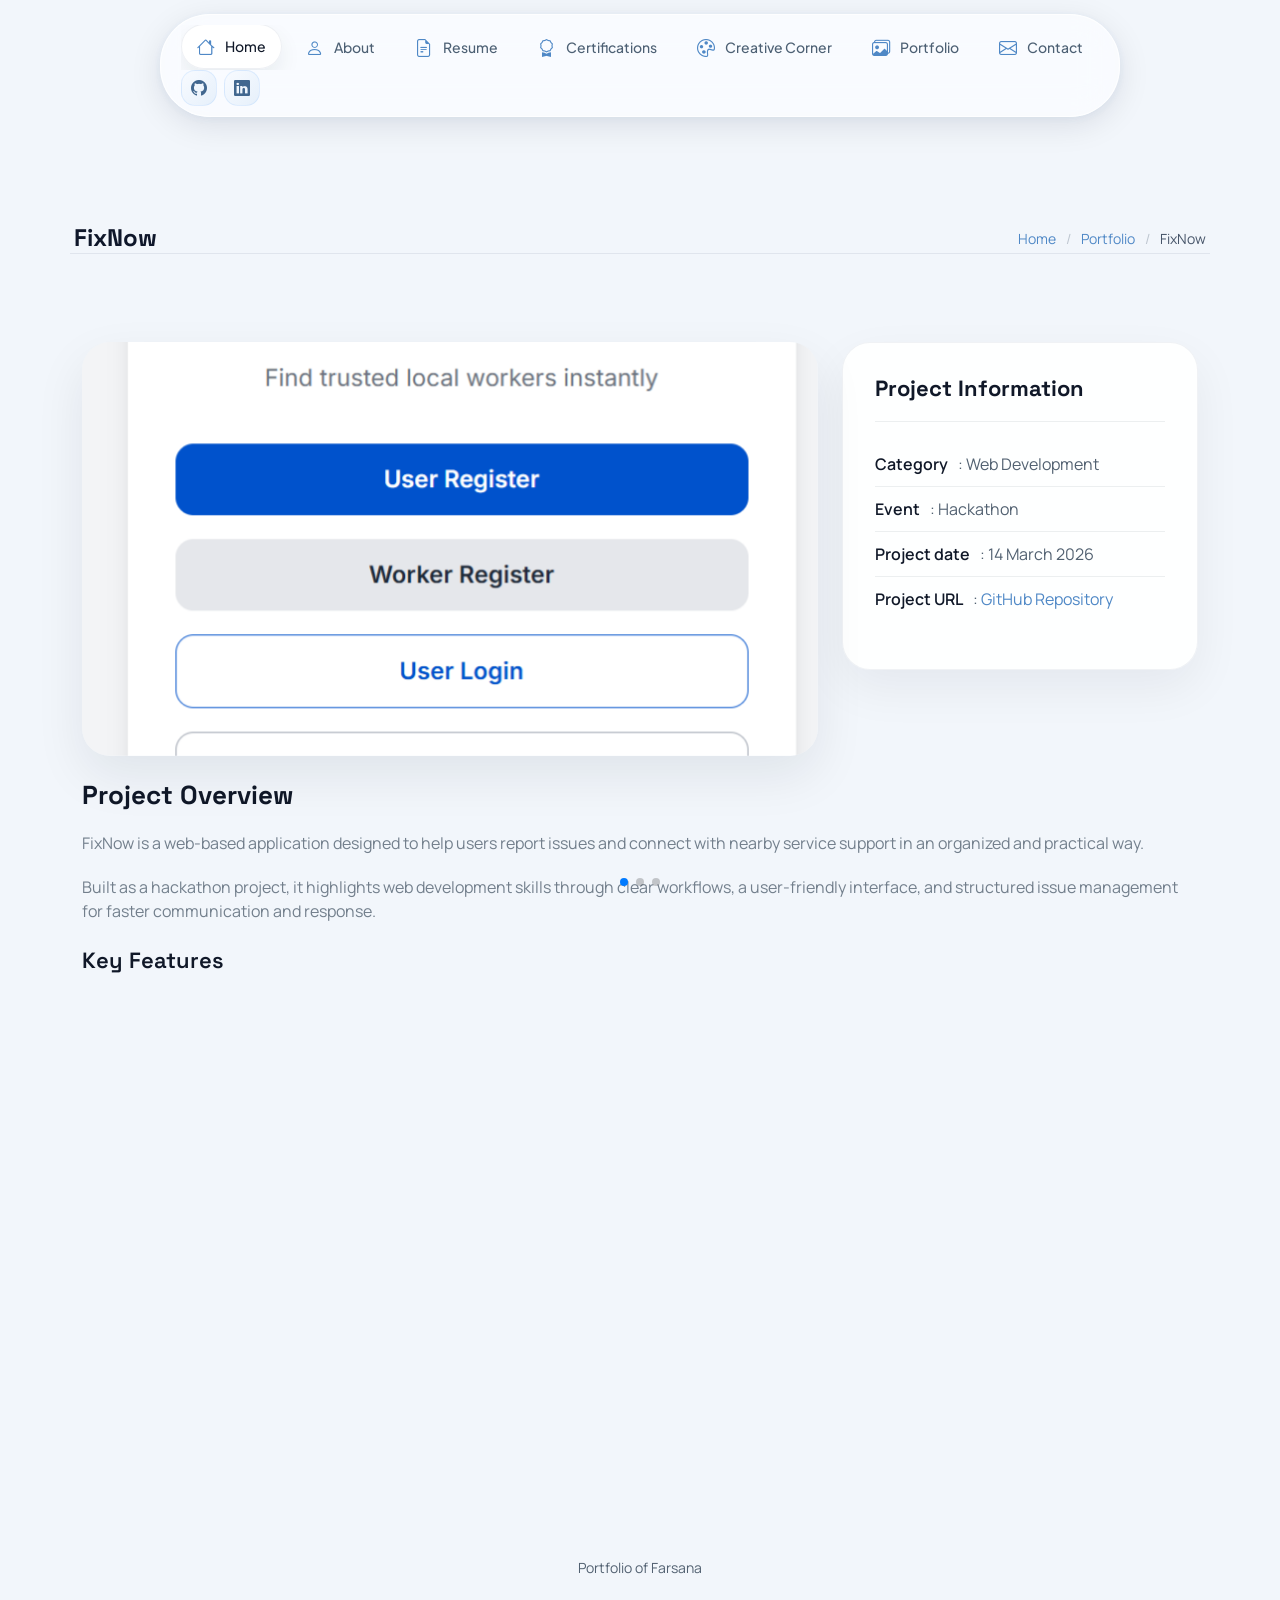
<file: fixnow-details.html>
<!DOCTYPE html>
<html lang="en">

<head>
  <meta charset="utf-8">
  <meta content="width=device-width, initial-scale=1.0" name="viewport">
  <title>FixNow - Portfolio Details</title>
  <meta name="description" content="FixNow project details">
  <meta name="keywords" content="web development, project, portfolio, hackathon">

  <link href="https://fonts.googleapis.com" rel="preconnect">
  <link href="https://fonts.gstatic.com" rel="preconnect" crossorigin>
  <link href="https://fonts.googleapis.com/css2?family=Manrope:wght@400;500;600;700;800&family=Space+Grotesk:wght@500;700&family=Plus+Jakarta+Sans:wght@500;600;700&display=swap" rel="stylesheet">

  <link href="assets/vendor/bootstrap/css/bootstrap.min.css" rel="stylesheet">
  <link href="https://cdn.jsdelivr.net/npm/bootstrap-icons@1.11.3/font/bootstrap-icons.min.css" rel="stylesheet">
  <link href="assets/vendor/aos/aos.css" rel="stylesheet">
  <link href="assets/vendor/glightbox/css/glightbox.min.css" rel="stylesheet">
  <link href="assets/vendor/swiper/swiper-bundle.min.css" rel="stylesheet">
  <link href="assets/css/main.css" rel="stylesheet">
</head>

<body class="portfolio-details-page">

  <header id="header" class="header dark-background d-flex flex-column justify-content-center">
    <i class="header-toggle d-xl-none bi bi-list"></i>

    <div class="header-container d-flex flex-column align-items-start">
      <nav id="navmenu" class="navmenu">
        <ul>
          <li><a href="#hero" class="active"><i class="bi bi-house navicon"></i>Home</a></li>
          <li><a href="#about"><i class="bi bi-person navicon"></i> About</a></li>
          <li><a href="#resume"><i class="bi bi-file-earmark-text navicon"></i> Resume</a></li>
          <li><a href="#certifications"><i class="bi bi-award navicon"></i> Certifications</a></li>
          <li><a href="#creative"><i class="bi bi-palette navicon"></i> Creative Corner</a></li>
          <li><a href="#portfolio"><i class="bi bi-images navicon"></i> Portfolio</a></li>
          <li><a href="#contact"><i class="bi bi-envelope navicon"></i> Contact</a></li>
        </ul>
      </nav>

      <div class="social-links text-center">
        <a href="https://github.com/Farsanaa/" class="github"><i class="bi bi-github"></i></a>
        <a href="https://www.linkedin.com/in/farsana-fathima-b23329321/" class="linkedin"><i class="bi bi-linkedin"></i></a>
      </div>
    </div>
  </header>

  <main class="main">
    <div class="page-title dark-background">
      <div class="container d-lg-flex justify-content-between align-items-center">
        <h1 class="mb-2 mb-lg-0">FixNow</h1>
        <nav class="breadcrumbs">
          <ol>
            <li><a href="index.html">Home</a></li>
            <li><a href="index.html#portfolio">Portfolio</a></li>
            <li class="current">FixNow</li>
          </ol>
        </nav>
      </div>
    </div>

    <section id="portfolio-details" class="portfolio-details section">
      <div class="container" data-aos="fade-up" data-aos-delay="100">
        <div class="row gy-4">
          <div class="col-lg-8">
            <div class="portfolio-details-slider swiper init-swiper">
              <script type="application/json" class="swiper-config">
                {
                  "loop": true,
                  "speed": 600,
                  "autoplay": {
                    "delay": 5000
                  },
                  "slidesPerView": "auto",
                  "pagination": {
                    "el": ".swiper-pagination",
                    "type": "bullets",
                    "clickable": true
                  }
                }
              </script>

              <div class="swiper-wrapper align-items-center">
                <div class="swiper-slide">
                  <img src="assets/img/portfolio/fixnow.png" alt="FixNow home screen" class="img-fluid" loading="lazy">
                </div>
                <div class="swiper-slide">
                  <img src="assets/img/portfolio/fixnow1.png" alt="FixNow issue management screen" class="img-fluid" loading="lazy">
                </div>
                <div class="swiper-slide">
                  <img src="assets/img/portfolio/Screenshot 2026-04-10 195118.png" alt="FixNow additional preview" class="img-fluid" loading="lazy">
                </div>
              </div>
            </div>
            <div class="swiper-pagination"></div>
          </div>

          <div class="col-lg-4">
            <div class="portfolio-info" data-aos="fade-left" data-aos-delay="200">
              <h3>Project Information</h3>
              <ul>
                <li><strong>Category</strong>: Web Development</li>
                <li><strong>Event</strong>: Hackathon</li>
                <li><strong>Project date</strong>: 14 March 2026</li>
                <li><strong>Project URL</strong>: <a href="https://github.com/Farsanaa/fixnow" target="_blank">GitHub Repository</a></li>
              </ul>
            </div>
          </div>

          <div class="col-lg-12">
            <div class="portfolio-description" data-aos="fade-up" data-aos-delay="300">
              <h2>Project Overview</h2>
              <p>
                FixNow is a web-based application designed to help users report issues and connect with nearby service support in an organized and practical way.
              </p>
              <p>
                Built as a hackathon project, it highlights web development skills through clear workflows, a user-friendly interface, and structured issue management for faster communication and response.
              </p>

              <div class="features mt-4">
                <h3>Key Features</h3>
                <div class="row gy-3">
                  <div class="col-md-6">
                    <div class="feature-item" data-aos="fade-up" data-aos-delay="400">
                      <i class="bi bi-check-circle-fill"></i>
                      <h4>Issue Submission</h4>
                      <p>Users can quickly raise service requests and report problems through the app.</p>
                    </div>
                  </div>

                  <div class="col-md-6">
                    <div class="feature-item" data-aos="fade-up" data-aos-delay="500">
                      <i class="bi bi-geo-alt-fill"></i>
                      <h4>Service Discovery</h4>
                      <p>The concept focuses on helping users find nearby service workers efficiently.</p>
                    </div>
                  </div>

                  <div class="col-md-6">
                    <div class="feature-item" data-aos="fade-up" data-aos-delay="600">
                      <i class="bi bi-window"></i>
                      <h4>Responsive Interface</h4>
                      <p>The pages are designed to stay simple, clean, and easy to use across devices.</p>
                    </div>
                  </div>

                  <div class="col-md-6">
                    <div class="feature-item" data-aos="fade-up" data-aos-delay="700">
                      <i class="bi bi-diagram-3-fill"></i>
                      <h4>Structured Management</h4>
                      <p>The workflow keeps issue handling organized for better tracking and coordination.</p>
                    </div>
                  </div>
                </div>
              </div>
            </div>
          </div>
        </div>
      </div>
    </section>
  </main>

 <footer id="footer" class="footer position-relative">
    <div class="text-center">
      <p><span>Portfolio of Farsana</span></p>
    </div>
  </footer>

  <a href="#" id="scroll-top" class="scroll-top d-flex align-items-center justify-content-center"><i class="bi bi-arrow-up-short"></i></a>
  <div id="preloader"></div>

  <script src="assets/vendor/bootstrap/js/bootstrap.bundle.min.js"></script>
  <script src="assets/vendor/php-email-form/validate.js"></script>
  <script src="assets/vendor/aos/aos.js"></script>
  <script src="assets/vendor/typed.js/typed.umd.js"></script>
  <script src="assets/vendor/purecounter/purecounter_vanilla.js"></script>
  <script src="assets/vendor/waypoints/noframework.waypoints.js"></script>
  <script src="assets/vendor/isotope-layout/isotope.pkgd.min.js"></script>
  <script src="assets/vendor/imagesloaded/imagesloaded.pkgd.min.js"></script>
  <script src="assets/vendor/glightbox/js/glightbox.min.js"></script>
  <script src="assets/vendor/swiper/swiper-bundle.min.js"></script>
  <script src="assets/js/main.js"></script>

</body>

</html>
</file>
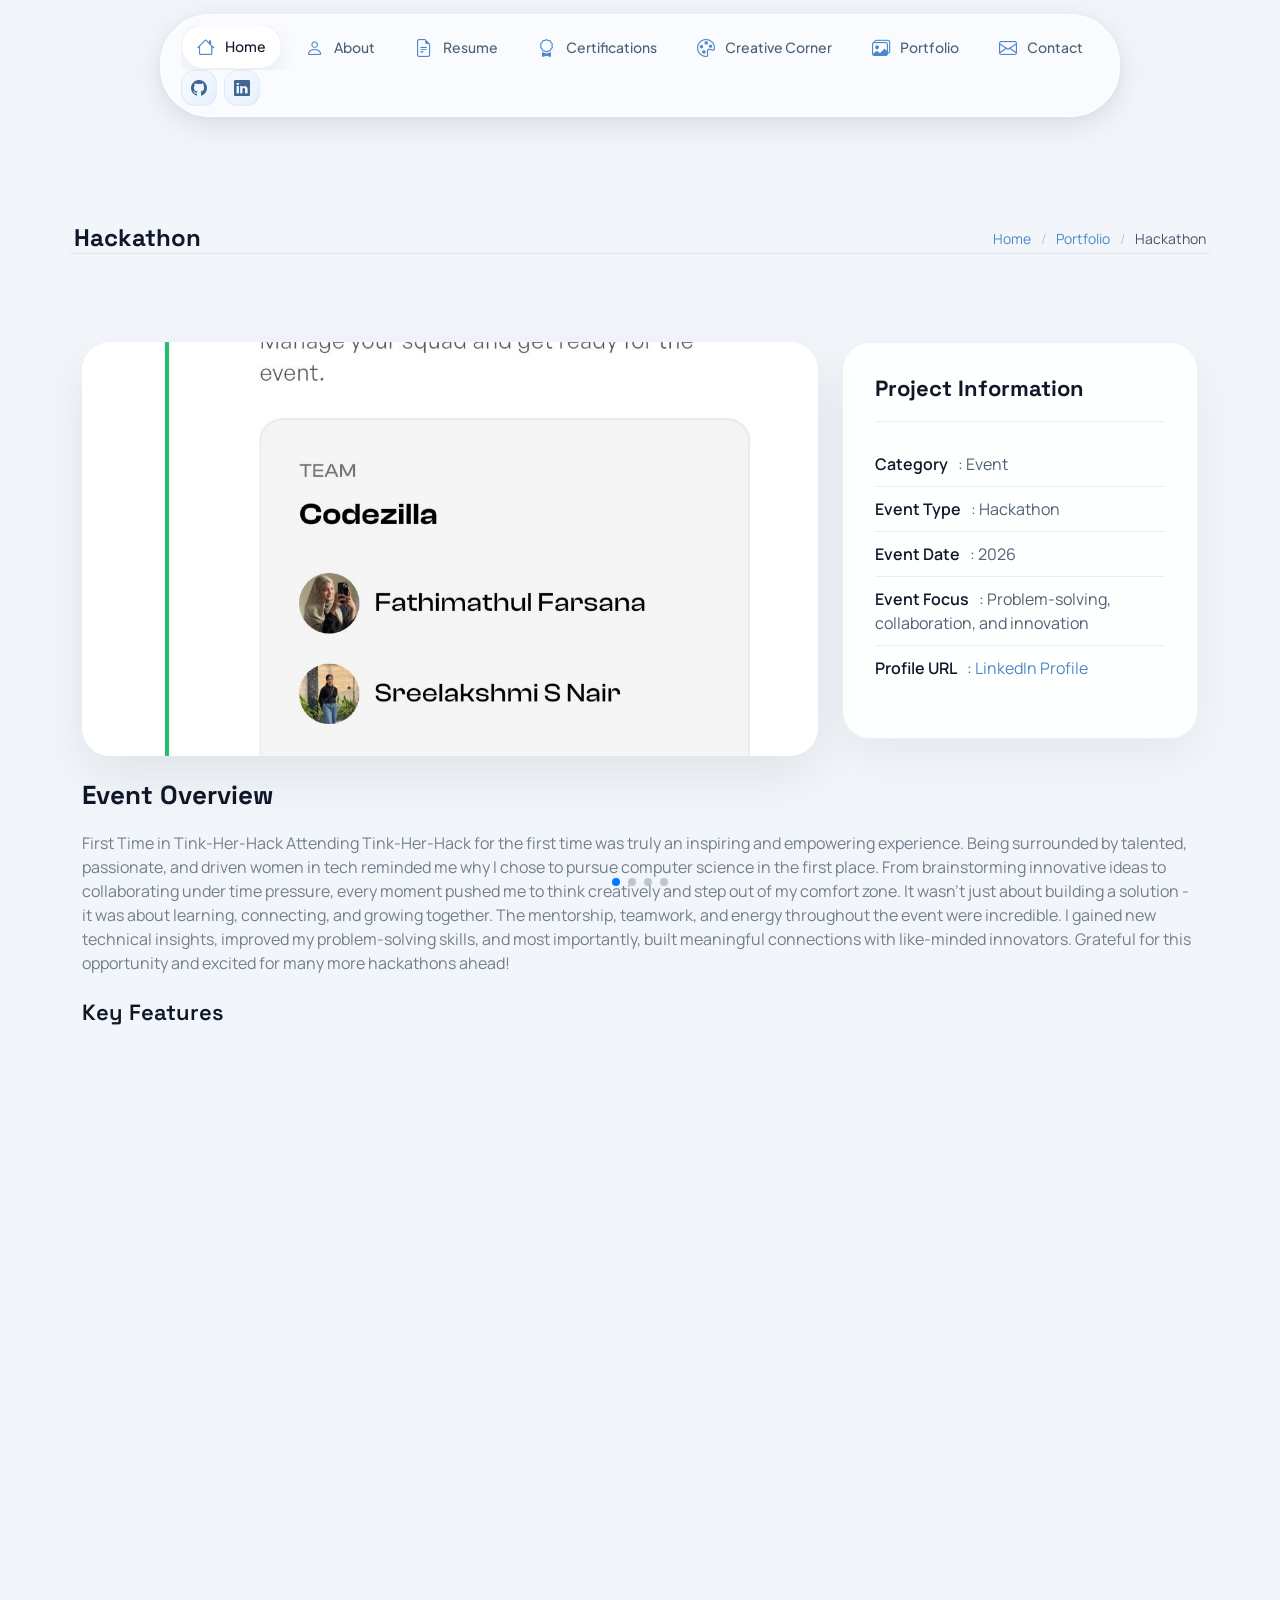
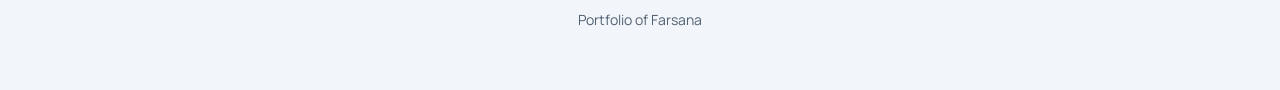
<file: hackathon-details.html>
<!DOCTYPE html>
<html lang="en">

<head>
  <meta charset="utf-8">
  <meta content="width=device-width, initial-scale=1.0" name="viewport">
  <title>Hackathon - Event Details</title>
  <meta name="description" content="Hackathon event details">
  <meta name="keywords" content="hackathon">

  <link href="assets/img/favicon.png" rel="icon">
  <link href="assets/img/apple-touch-icon.png" rel="apple-touch-icon">

  <link href="https://fonts.googleapis.com" rel="preconnect">
  <link href="https://fonts.gstatic.com" rel="preconnect" crossorigin>
  <link href="https://fonts.googleapis.com/css2?family=Manrope:wght@400;500;600;700;800&family=Space+Grotesk:wght@500;700&family=Plus+Jakarta+Sans:wght@500;600;700&display=swap" rel="stylesheet">

  <link href="assets/vendor/bootstrap/css/bootstrap.min.css" rel="stylesheet">
  <link href="https://cdn.jsdelivr.net/npm/bootstrap-icons@1.11.3/font/bootstrap-icons.min.css" rel="stylesheet">
  <link href="assets/vendor/aos/aos.css" rel="stylesheet">
  <link href="assets/vendor/glightbox/css/glightbox.min.css" rel="stylesheet">
  <link href="assets/vendor/swiper/swiper-bundle.min.css" rel="stylesheet">
  <link href="assets/css/main.css" rel="stylesheet">
</head>

<body class="portfolio-details-page">

  <header id="header" class="header dark-background d-flex flex-column justify-content-center">
    <i class="header-toggle d-xl-none bi bi-list"></i>

    <div class="header-container d-flex flex-column align-items-start">
      <nav id="navmenu" class="navmenu">
        <ul>
          <li><a href="#hero" class="active"><i class="bi bi-house navicon"></i>Home</a></li>
          <li><a href="#about"><i class="bi bi-person navicon"></i> About</a></li>
          <li><a href="#resume"><i class="bi bi-file-earmark-text navicon"></i> Resume</a></li>
          <li><a href="#certifications"><i class="bi bi-award navicon"></i> Certifications</a></li>
          <li><a href="#creative"><i class="bi bi-palette navicon"></i> Creative Corner</a></li>
          <li><a href="#portfolio"><i class="bi bi-images navicon"></i> Portfolio</a></li>
          <li><a href="#contact"><i class="bi bi-envelope navicon"></i> Contact</a></li>
      </nav>

      <div class="social-links text-center">
        <a href="https://github.com/Farsanaa/" class="github"><i class="bi bi-github"></i></a>
        <a href="https://www.linkedin.com/in/farsana-fathima-b23329321/" class="linkedin"><i class="bi bi-linkedin"></i></a>
      </div>
    </div>
  </header>

  <main class="main">
    <div class="page-title dark-background">
      <div class="container d-lg-flex justify-content-between align-items-center">
        <h1 class="mb-2 mb-lg-0">Hackathon</h1>
        <nav class="breadcrumbs">
          <ol>
            <li><a href="index.html">Home</a></li>
            <li><a href="index.html#portfolio">Portfolio</a></li>
            <li class="current">Hackathon</li>
          </ol>
        </nav>
      </div>
    </div>

    <section id="portfolio-details" class="portfolio-details section">
      <div class="container" data-aos="fade-up" data-aos-delay="100">
        <div class="row gy-4">
          <div class="col-lg-8">
            <div class="portfolio-details-slider swiper init-swiper">
              <script type="application/json" class="swiper-config">
                {
                  "loop": true,
                  "speed": 600,
                  "autoplay": {
                    "delay": 5000
                  },
                  "slidesPerView": "auto",
                  "pagination": {
                    "el": ".swiper-pagination",
                    "type": "bullets",
                    "clickable": true
                  }
                }
              </script>

              <div class="swiper-wrapper align-items-center">
                <div class="swiper-slide">
                  <img src="assets/img/portfolio/hackathon 3.jpg" alt="Hackathon event photo" class="img-fluid" loading="lazy">
                </div>
                <div class="swiper-slide">
                  <img src="assets/img/portfolio/hackathon 4.jpg" alt="Hackathon team photo" class="img-fluid" loading="lazy">
                </div>
                <div class="swiper-slide">
                  <img src="assets/img/portfolio/hackathon5.jpg" alt="Hackathon presentation moment" class="img-fluid" loading="lazy">
                </div>
                <div class="swiper-slide">
                  <img src="assets/img/portfolio/hackathon 6.jpg" alt="Hackathon group photo" class="img-fluid" loading="lazy">
                </div>
              </div>
            </div>
            <div class="swiper-pagination"></div>
          </div>

          <div class="col-lg-4">
            <div class="portfolio-info" data-aos="fade-left" data-aos-delay="200">
              <h3>Project Information</h3>
              <ul>
                <li><strong>Category</strong>: Event</li>
                <li><strong>Event Type</strong>: Hackathon</li>
                <li><strong>Event Date</strong>: 2026</li>
                <li><strong>Event Focus</strong>: Problem-solving, collaboration, and innovation</li>
                <li><strong>Profile URL</strong>: <a href="https://www.linkedin.com/in/farsana-fathima-b23329321/" target="_blank">LinkedIn Profile</a></li>
              </ul>
            </div>
          </div>

          <div class="col-lg-12">
            <div class="portfolio-description" data-aos="fade-up" data-aos-delay="300">
              <h2>Event Overview</h2>
              <p>
                First Time in Tink-Her-Hack

                Attending Tink-Her-Hack for the first time was truly an inspiring and empowering experience. Being surrounded by talented, passionate, and driven women in tech reminded me why I chose to pursue computer science in the first place.

                From brainstorming innovative ideas to collaborating under time pressure, every moment pushed me to think creatively and step out of my comfort zone. It wasn't just about building a solution - it was about learning, connecting, and growing together.

                The mentorship, teamwork, and energy throughout the event were incredible. I gained new technical insights, improved my problem-solving skills, and most importantly, built meaningful connections with like-minded innovators.

                Grateful for this opportunity and excited for many more hackathons ahead!
              </p>
              <div class="features mt-4">
                <h3>Key Features</h3>
                <div class="row gy-3">
                  <div class="col-md-6">
                    <div class="feature-item" data-aos="fade-up" data-aos-delay="400">
                      <i class="bi bi-people-fill"></i>
                      <h4>Team Collaboration</h4>
                      <p>Worked closely with teammates to brainstorm ideas, divide tasks, and build together under pressure.</p>
                    </div>
                  </div>

                  <div class="col-md-6">
                    <div class="feature-item" data-aos="fade-up" data-aos-delay="500">
                      <i class="bi bi-lightbulb-fill"></i>
                      <h4>Creative Problem Solving</h4>
                      <p>The event encouraged quick thinking, innovative ideas, and practical solution building.</p>
                    </div>
                  </div>

                  <div class="col-md-6">
                    <div class="feature-item" data-aos="fade-up" data-aos-delay="600">
                      <i class="bi bi-mortarboard-fill"></i>
                      <h4>Mentorship Experience</h4>
                      <p>Received guidance and insights from mentors that improved both technical and presentation skills.</p>
                    </div>
                  </div>

                  <div class="col-md-6">
                    <div class="feature-item" data-aos="fade-up" data-aos-delay="700">
                      <i class="bi bi-graph-up-arrow"></i>
                      <h4>Skill Growth</h4>
                      <p>Strengthened confidence in innovation, communication, teamwork, and fast-paced project development.</p>
                    </div>
                  </div>
                </div>
              </div>
            </div>
          </div>
        </div>
      </div>
    </section>
  </main>

  <footer id="footer" class="footer position-relative">
    <div class="text-center">
      <p><span>Portfolio of Farsana</span></p>
    </div>
  </footer>

  <a href="#" id="scroll-top" class="scroll-top d-flex align-items-center justify-content-center"><i class="bi bi-arrow-up-short"></i></a>
  <div id="preloader"></div>

  <script src="assets/vendor/bootstrap/js/bootstrap.bundle.min.js"></script>
  <script src="assets/vendor/php-email-form/validate.js"></script>
  <script src="assets/vendor/aos/aos.js"></script>
  <script src="assets/vendor/typed.js/typed.umd.js"></script>
  <script src="assets/vendor/purecounter/purecounter_vanilla.js"></script>
  <script src="assets/vendor/waypoints/noframework.waypoints.js"></script>
  <script src="assets/vendor/isotope-layout/isotope.pkgd.min.js"></script>
  <script src="assets/vendor/imagesloaded/imagesloaded.pkgd.min.js"></script>
  <script src="assets/vendor/glightbox/js/glightbox.min.js"></script>
  <script src="assets/vendor/swiper/swiper-bundle.min.js"></script>
  <script src="assets/js/main.js"></script>

</body>

</html>
</file>
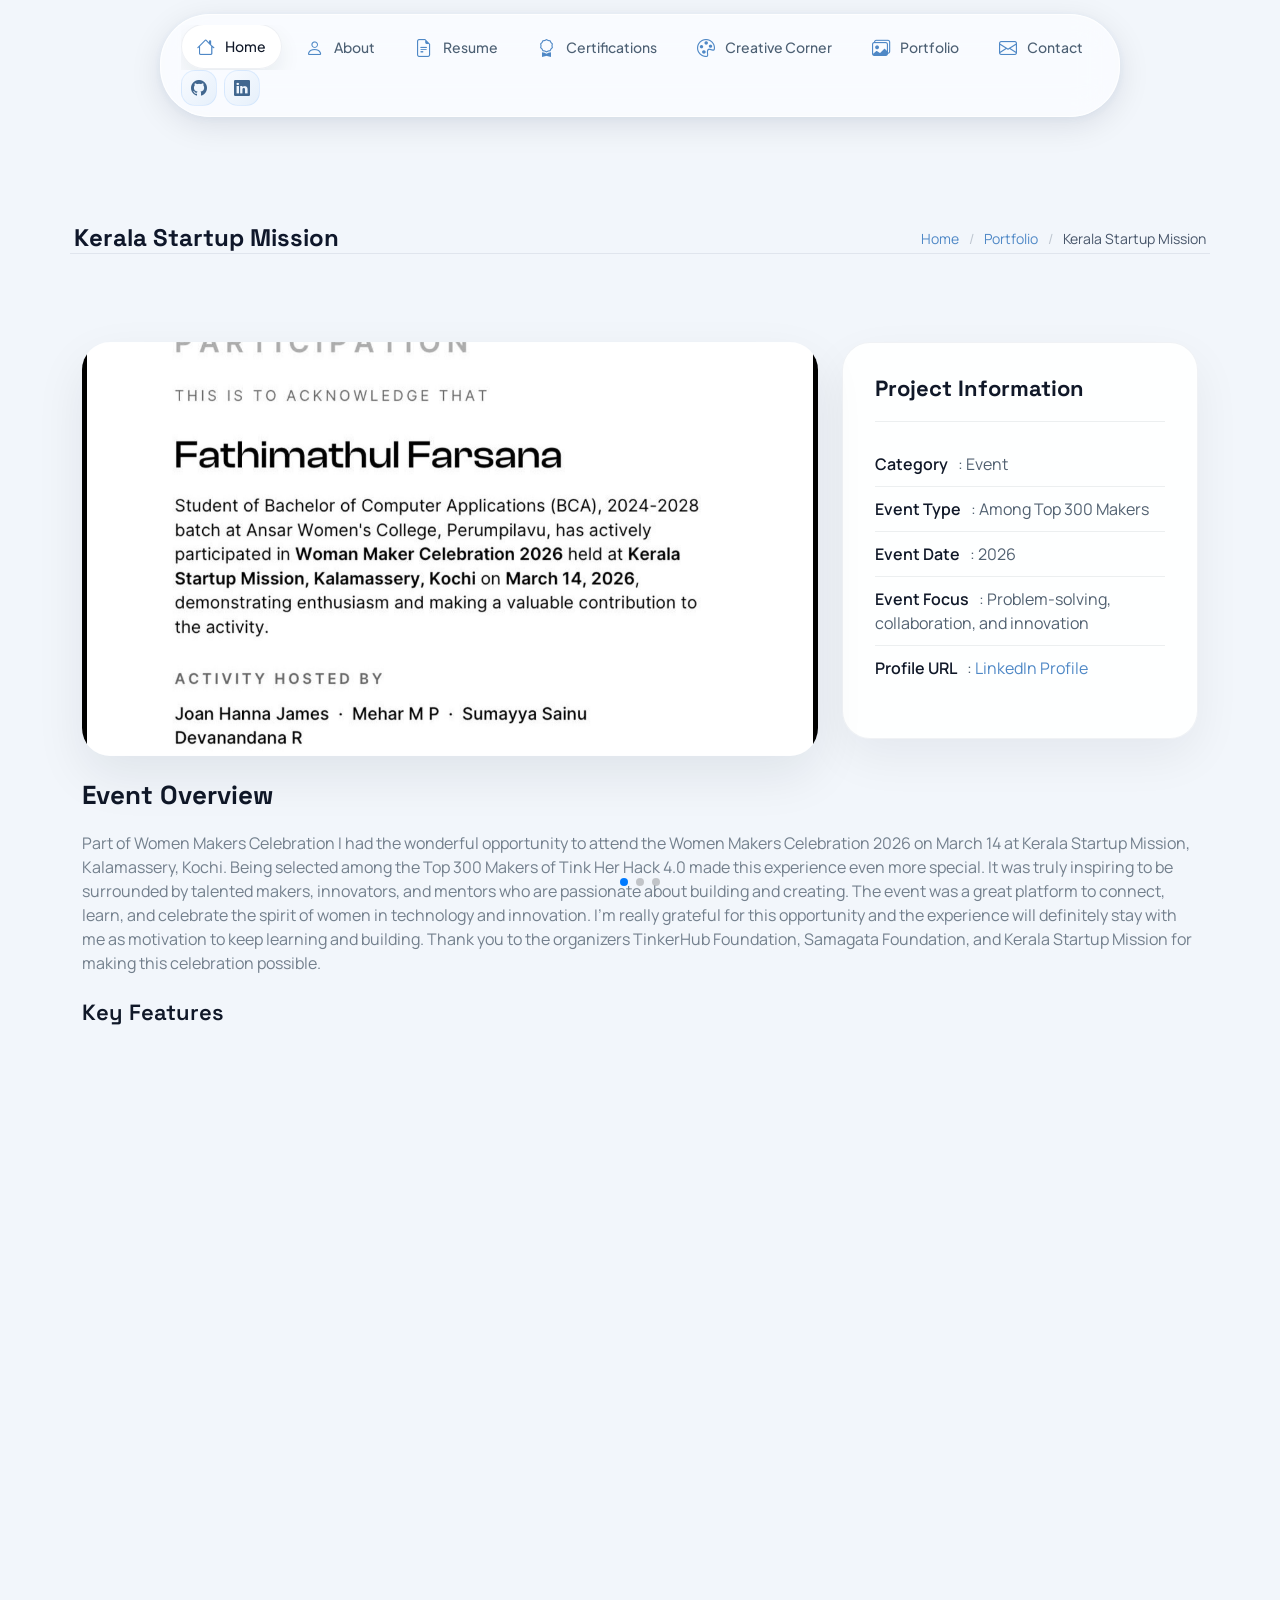
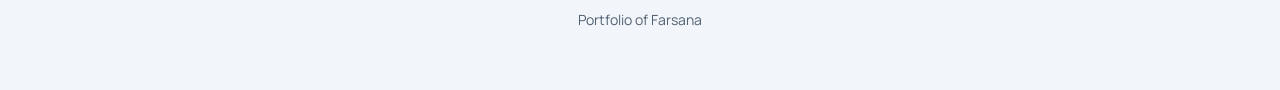
<file: kerala-startup-mission-details.html>
<!DOCTYPE html>
<html lang="en">

<head>
  <meta charset="utf-8">
  <meta content="width=device-width, initial-scale=1.0" name="viewport">
  <title>Kerala Startup Mission - Event Details</title>
  <meta name="description" content="Kerala Startup Mission event details">
  <meta name="keywords" content="kerala startup mission, event, portfolio, innovation, women makers celebration">

  <link href="assets/img/favicon.png" rel="icon">
  <link href="assets/img/apple-touch-icon.png" rel="apple-touch-icon">

  <link href="https://fonts.googleapis.com" rel="preconnect">
  <link href="https://fonts.gstatic.com" rel="preconnect" crossorigin>
  <link href="https://fonts.googleapis.com/css2?family=Manrope:wght@400;500;600;700;800&family=Space+Grotesk:wght@500;700&family=Plus+Jakarta+Sans:wght@500;600;700&display=swap" rel="stylesheet">

  <link href="assets/vendor/bootstrap/css/bootstrap.min.css" rel="stylesheet">
  <link href="https://cdn.jsdelivr.net/npm/bootstrap-icons@1.11.3/font/bootstrap-icons.min.css" rel="stylesheet">
  <link href="assets/vendor/aos/aos.css" rel="stylesheet">
  <link href="assets/vendor/glightbox/css/glightbox.min.css" rel="stylesheet">
  <link href="assets/vendor/swiper/swiper-bundle.min.css" rel="stylesheet">
  <link href="assets/css/main.css" rel="stylesheet">
</head>

<body class="portfolio-details-page">

  <header id="header" class="header dark-background d-flex flex-column justify-content-center">
    <i class="header-toggle d-xl-none bi bi-list"></i>

    <div class="header-container d-flex flex-column align-items-start">
      <nav id="navmenu" class="navmenu">
        <ul>
          <li><a href="#hero" class="active"><i class="bi bi-house navicon"></i>Home</a></li>
          <li><a href="#about"><i class="bi bi-person navicon"></i> About</a></li>
          <li><a href="#resume"><i class="bi bi-file-earmark-text navicon"></i> Resume</a></li>
          <li><a href="#certifications"><i class="bi bi-award navicon"></i> Certifications</a></li>
          <li><a href="#creative"><i class="bi bi-palette navicon"></i> Creative Corner</a></li>
          <li><a href="#portfolio"><i class="bi bi-images navicon"></i> Portfolio</a></li>
          <li><a href="#contact"><i class="bi bi-envelope navicon"></i> Contact</a></li>
        </ul>
      </nav>

      <div class="social-links text-center">
        <a href="https://github.com/Farsanaa/" class="github"><i class="bi bi-github"></i></a>
        <a href="https://www.linkedin.com/in/farsana-fathima-b23329321/" class="linkedin"><i class="bi bi-linkedin"></i></a>
      </div>
    </div>
  </header>

  <main class="main">
    <div class="page-title dark-background">
      <div class="container d-lg-flex justify-content-between align-items-center">
        <h1 class="mb-2 mb-lg-0">Kerala Startup Mission</h1>
        <nav class="breadcrumbs">
          <ol>
            <li><a href="index.html">Home</a></li>
            <li><a href="index.html#portfolio">Portfolio</a></li>
            <li class="current">Kerala Startup Mission</li>
          </ol>
        </nav>
      </div>
    </div>

    <section id="portfolio-details" class="portfolio-details section">
      <div class="container" data-aos="fade-up" data-aos-delay="100">
        <div class="row gy-4">
          <div class="col-lg-8">
            <div class="portfolio-details-slider swiper init-swiper">
              <script type="application/json" class="swiper-config">
                {
                  "loop": true,
                  "speed": 600,
                  "autoplay": {
                    "delay": 5000
                  },
                  "slidesPerView": "auto",
                  "pagination": {
                    "el": ".swiper-pagination",
                    "type": "bullets",
                    "clickable": true
                  }
                }
              </script>

              <div class="swiper-wrapper align-items-center">
                <div class="swiper-slide">
                  <img src="assets/img/portfolio/KSUM1.jpg" alt="Kerala Startup Mission venue photo" class="img-fluid" loading="lazy">
                </div>
                <div class="swiper-slide">
                  <img src="assets/img/portfolio/KSUM2.jpg" alt="Women Makers Celebration moment" class="img-fluid" loading="lazy">
                </div>
                <div class="swiper-slide">
                  <img src="assets/img/portfolio/KSUM4.jpg" alt="Kerala Startup Mission event experience" class="img-fluid" loading="lazy">
                </div>
              </div>
            </div>
            <div class="swiper-pagination"></div>
          </div>

          <div class="col-lg-4">
            <div class="portfolio-info" data-aos="fade-left" data-aos-delay="200">
              <h3>Project Information</h3>
              <ul>
                <li><strong>Category</strong>: Event</li>
                <li><strong>Event Type</strong>: Among Top 300 Makers</li>
                <li><strong>Event Date</strong>: 2026</li>
                <li><strong>Event Focus</strong>: Problem-solving, collaboration, and innovation</li>
                <li><strong>Profile URL</strong>: <a href="https://www.linkedin.com/in/farsana-fathima-b23329321/" target="_blank">LinkedIn Profile</a></li>
              </ul>
            </div>
          </div>

          <div class="col-lg-12">
            <div class="portfolio-description" data-aos="fade-up" data-aos-delay="300">
              <h2>Event Overview</h2>
              <p>
                Part of Women Makers Celebration

                I had the wonderful opportunity to attend the Women Makers Celebration 2026 on March 14 at Kerala Startup Mission, Kalamassery, Kochi.

                Being selected among the Top 300 Makers of Tink Her Hack 4.0 made this experience even more special. It was truly inspiring to be surrounded by talented makers, innovators, and mentors who are passionate about building and creating.

                The event was a great platform to connect, learn, and celebrate the spirit of women in technology and innovation. I'm really grateful for this opportunity and the experience will definitely stay with me as motivation to keep learning and building.

                Thank you to the organizers TinkerHub Foundation, Samagata Foundation, and Kerala Startup Mission for making this celebration possible.
              </p>
              <div class="features mt-4">
                <h3>Key Features</h3>
                <div class="row gy-3">
                  <div class="col-md-6">
                    <div class="feature-item" data-aos="fade-up" data-aos-delay="400">
                      <i class="bi bi-stars"></i>
                      <h4>Women Makers Celebration</h4>
                      <p>The event celebrated women innovators, creators, and builders in technology.</p>
                    </div>
                  </div>

                  <div class="col-md-6">
                    <div class="feature-item" data-aos="fade-up" data-aos-delay="500">
                      <i class="bi bi-award-fill"></i>
                      <h4>Top 300 Makers Recognition</h4>
                      <p>Participation was made even more special through selection among the Top 300 Makers.</p>
                    </div>
                  </div>

                  <div class="col-md-6">
                    <div class="feature-item" data-aos="fade-up" data-aos-delay="600">
                      <i class="bi bi-people-fill"></i>
                      <h4>Networking and Community</h4>
                      <p>The gathering created space to meet mentors, innovators, and fellow women in tech.</p>
                    </div>
                  </div>

                  <div class="col-md-6">
                    <div class="feature-item" data-aos="fade-up" data-aos-delay="700">
                      <i class="bi bi-lightbulb-fill"></i>
                      <h4>Inspiration and Learning</h4>
                      <p>The experience encouraged new ideas, motivation, and continued growth in innovation.</p>
                    </div>
                  </div>
                </div>
              </div>
            </div>
          </div>
        </div>
      </div>
    </section>
  </main>

  <footer id="footer" class="footer position-relative">
    <div class="text-center">
      <p><span>Portfolio of Farsana</span></p>
    </div>
  </footer>

  <a href="#" id="scroll-top" class="scroll-top d-flex align-items-center justify-content-center"><i class="bi bi-arrow-up-short"></i></a>
  <div id="preloader"></div>

  <script src="assets/vendor/bootstrap/js/bootstrap.bundle.min.js"></script>
  <script src="assets/vendor/php-email-form/validate.js"></script>
  <script src="assets/vendor/aos/aos.js"></script>
  <script src="assets/vendor/typed.js/typed.umd.js"></script>
  <script src="assets/vendor/purecounter/purecounter_vanilla.js"></script>
  <script src="assets/vendor/waypoints/noframework.waypoints.js"></script>
  <script src="assets/vendor/isotope-layout/isotope.pkgd.min.js"></script>
  <script src="assets/vendor/imagesloaded/imagesloaded.pkgd.min.js"></script>
  <script src="assets/vendor/glightbox/js/glightbox.min.js"></script>
  <script src="assets/vendor/swiper/swiper-bundle.min.js"></script>
  <script src="assets/js/main.js"></script>

</body>

</html>
</file>
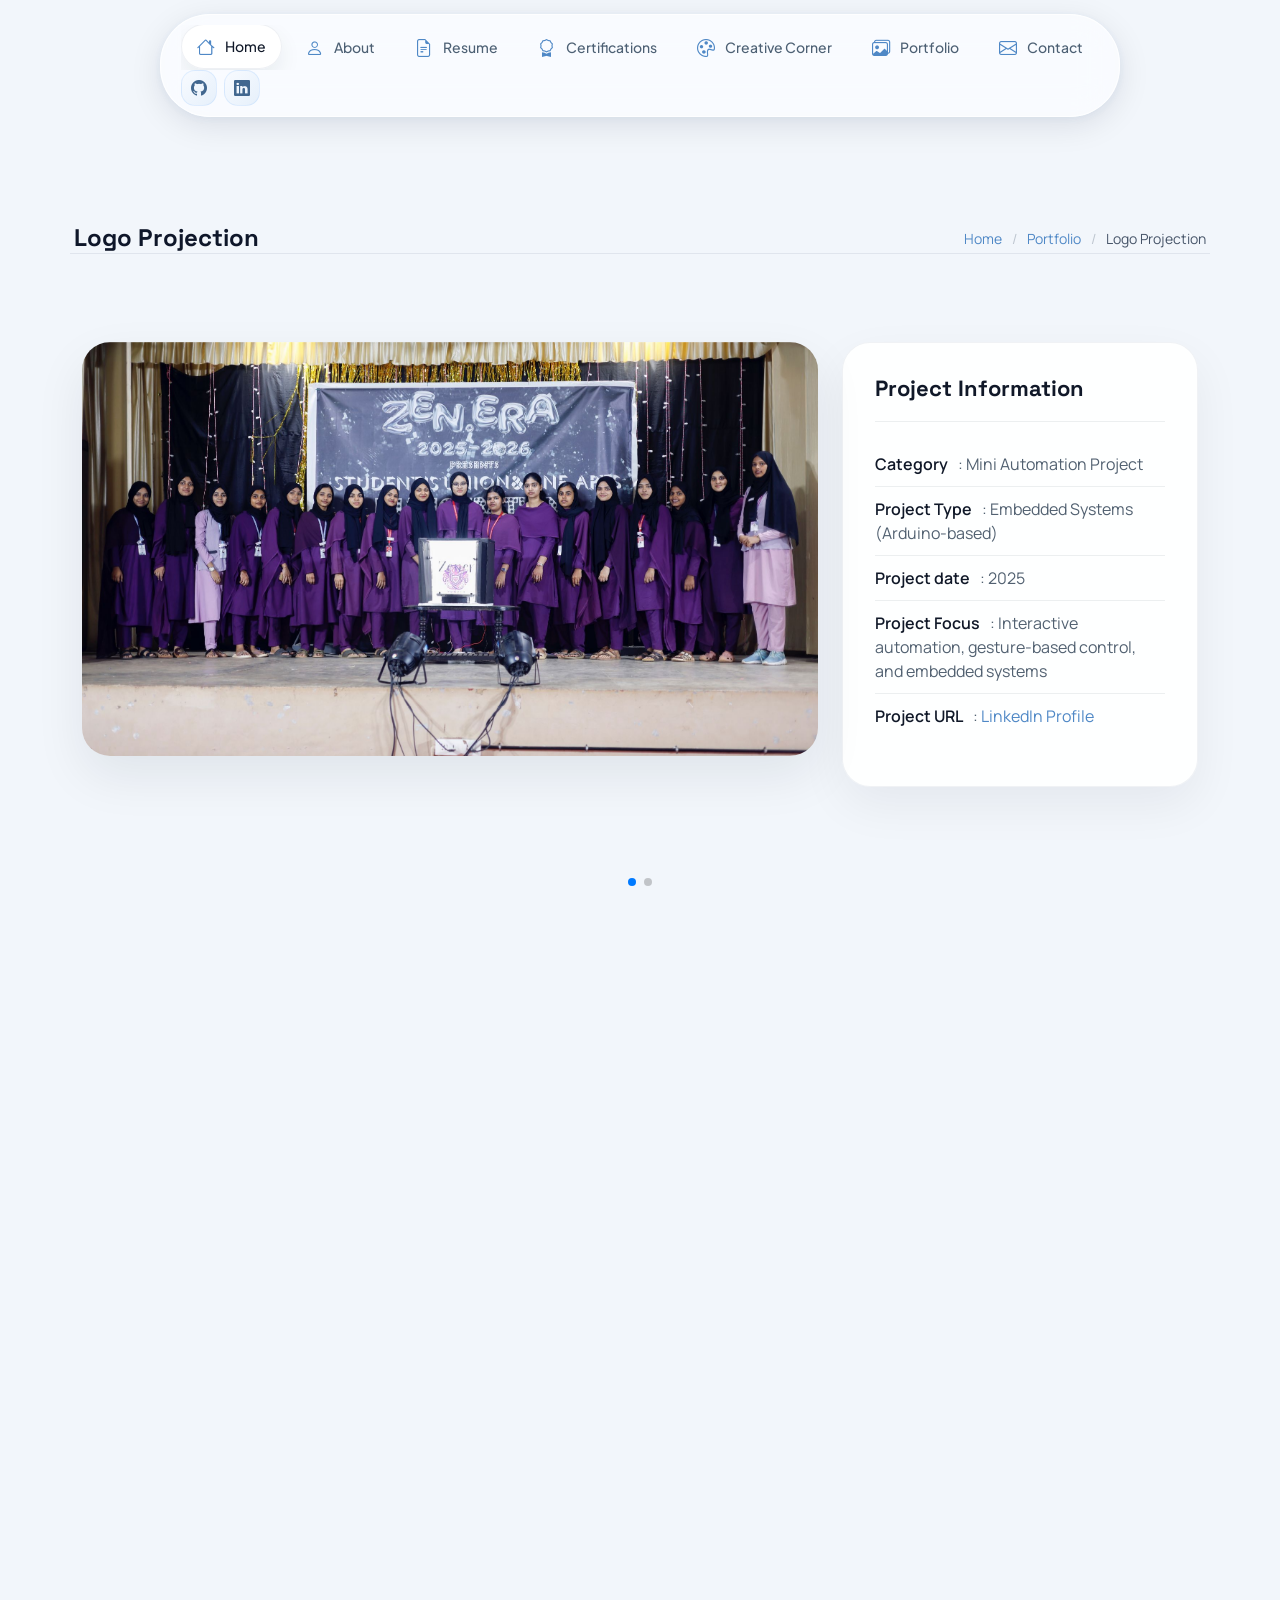
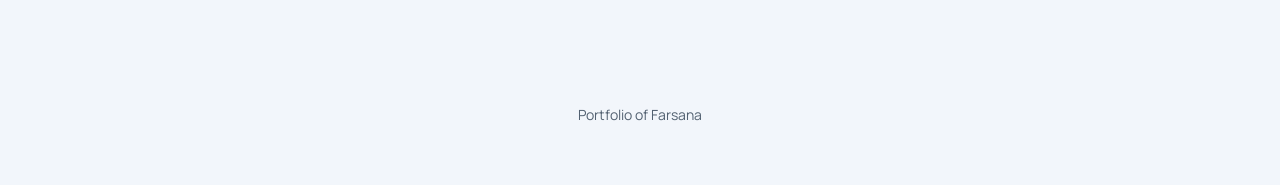
<file: logo-projection-details.html>
<!DOCTYPE html>
<html lang="en">

<head>
  <meta charset="utf-8">
  <meta content="width=device-width, initial-scale=1.0" name="viewport">
  <title>Logo Projection - Portfolio Details</title>
  <meta name="description" content="Logo Projection project details">
  <meta name="keywords" content="logo projection, automation, embedded systems, project, portfolio">

  <link href="https://fonts.googleapis.com" rel="preconnect">
  <link href="https://fonts.gstatic.com" rel="preconnect" crossorigin>
  <link href="https://fonts.googleapis.com/css2?family=Manrope:wght@400;500;600;700;800&family=Space+Grotesk:wght@500;700&family=Plus+Jakarta+Sans:wght@500;600;700&display=swap" rel="stylesheet">

  <link href="assets/vendor/bootstrap/css/bootstrap.min.css" rel="stylesheet">
  <link href="https://cdn.jsdelivr.net/npm/bootstrap-icons@1.11.3/font/bootstrap-icons.min.css" rel="stylesheet">
  <link href="assets/vendor/aos/aos.css" rel="stylesheet">
  <link href="assets/vendor/glightbox/css/glightbox.min.css" rel="stylesheet">
  <link href="assets/vendor/swiper/swiper-bundle.min.css" rel="stylesheet">
  <link href="assets/css/main.css" rel="stylesheet">
</head>

<body class="portfolio-details-page">

  <header id="header" class="header dark-background d-flex flex-column justify-content-center">
    <i class="header-toggle d-xl-none bi bi-list"></i>

    <div class="header-container d-flex flex-column align-items-start">
      <nav id="navmenu" class="navmenu">
        <ul>
          <li><a href="#hero" class="active"><i class="bi bi-house navicon"></i>Home</a></li>
          <li><a href="#about"><i class="bi bi-person navicon"></i> About</a></li>
          <li><a href="#resume"><i class="bi bi-file-earmark-text navicon"></i> Resume</a></li>
          <li><a href="#certifications"><i class="bi bi-award navicon"></i> Certifications</a></li>
          <li><a href="#creative"><i class="bi bi-palette navicon"></i> Creative Corner</a></li>
          <li><a href="#portfolio"><i class="bi bi-images navicon"></i> Portfolio</a></li>
          <li><a href="#contact"><i class="bi bi-envelope navicon"></i> Contact</a></li>
        </ul>
      </nav>

      <div class="social-links text-center">
        <a href="https://github.com/Farsanaa/" class="github"><i class="bi bi-github"></i></a>
        <a href="https://www.linkedin.com/in/farsana-fathima-b23329321/" class="linkedin"><i class="bi bi-linkedin"></i></a>
      </div>
    </div>
  </header>

  <main class="main">
    <div class="page-title dark-background">
      <div class="container d-lg-flex justify-content-between align-items-center">
        <h1 class="mb-2 mb-lg-0">Logo Projection</h1>
        <nav class="breadcrumbs">
          <ol>
            <li><a href="index.html">Home</a></li>
            <li><a href="index.html#portfolio">Portfolio</a></li>
            <li class="current">Logo Projection</li>
          </ol>
        </nav>
      </div>
    </div>

    <section id="portfolio-details" class="portfolio-details section">
      <div class="container" data-aos="fade-up" data-aos-delay="100">
        <div class="row gy-4">
          <div class="col-lg-8">
            <div class="portfolio-details-slider swiper init-swiper">
              <script type="application/json" class="swiper-config">
                {
                  "loop": true,
                  "speed": 600,
                  "autoplay": {
                    "delay": 5000
                  },
                  "slidesPerView": "auto",
                  "pagination": {
                    "el": ".swiper-pagination",
                    "type": "bullets",
                    "clickable": true
                  }
                }
              </script>

              <div class="swiper-wrapper align-items-center">
                <div class="swiper-slide">
                  <img src="assets/img/portfolio/logo1.jpg" alt="Logo projection preview" class="img-fluid" loading="lazy">
                </div>
                <div class="swiper-slide">
                  <img src="assets/img/portfolio/logo 2.jpg" alt="Logo projection setup" class="img-fluid" loading="lazy">
                </div>
              </div>
            </div>
            <div class="swiper-pagination"></div>
          </div>

          <div class="col-lg-4">
            <div class="portfolio-info" data-aos="fade-left" data-aos-delay="200">
              <h3>Project Information</h3>
              <ul>
                <li><strong>Category</strong>: Mini Automation Project</li>
                <li><strong>Project Type</strong>: Embedded Systems (Arduino-based)</li>
                <li><strong>Project date</strong>: 2025</li>
                <li><strong>Project Focus</strong>: Interactive automation, gesture-based control, and embedded systems</li>
                <li><strong>Project URL</strong>: <a href="https://www.linkedin.com/in/farsana-fathima-b23329321/" target="_blank">LinkedIn Profile</a></li>
              </ul>
            </div>
          </div>

          <div class="col-lg-12">
            <div class="portfolio-description" data-aos="fade-up" data-aos-delay="300">
              <h2>Project Overview</h2>
              <p>
                This mini automation project was created to explore how embedded systems and mechanical motion can work together to create a visually engaging logo reveal.
              </p>
              <p>
                The model uses a wave gesture to trigger the opening action. When the gesture is detected, the box door opens, the logo inside is revealed, and lighting effects improve the presentation. The project was completed in a short time as a smaller version of a bigger concept involving an automatic sliding door, fog effect, and forward logo movement.
              </p>
              <p>
                The prototype was built using an Arduino board, servo motor control, and LED lighting. It also gave practical experience in combining electronics, mechanics, and presentation design into one working model.
              </p>

              <div class="features mt-4">
                <h3>Key Features</h3>
                <div class="row gy-3">
                  <div class="col-md-6">
                    <div class="feature-item" data-aos="fade-up" data-aos-delay="400">
                      <i class="bi bi-hand-index-thumb-fill"></i>
                      <h4>Wave Gesture Detection</h4>
                      <p>The system begins the logo reveal sequence when a hand wave is detected.</p>
                    </div>
                  </div>

                  <div class="col-md-6">
                    <div class="feature-item" data-aos="fade-up" data-aos-delay="500">
                      <i class="bi bi-door-open-fill"></i>
                      <h4>Servo-Controlled Door</h4>
                      <p>A servo motor opens the box door smoothly to reveal the logo placed inside.</p>
                    </div>
                  </div>

                  <div class="col-md-6">
                    <div class="feature-item" data-aos="fade-up" data-aos-delay="600">
                      <i class="bi bi-cpu-fill"></i>
                      <h4>Arduino Automation</h4>
                      <p>The Arduino board manages the timing, motion control, and system response.</p>
                    </div>
                  </div>

                  <div class="col-md-6">
                    <div class="feature-item" data-aos="fade-up" data-aos-delay="700">
                      <i class="bi bi-lightbulb-fill"></i>
                      <h4>LED Reveal Effect</h4>
                      <p>Lighting effects enhance the visual impact of the logo presentation inside the box.</p>
                    </div>
                  </div>
                </div>
              </div>
            </div>
          </div>
        </div>
      </div>
    </section>
  </main>

  <footer id="footer" class="footer position-relative">
    <div class="text-center">
      <p><span>Portfolio of Farsana</span></p>
    </div>
  </footer>

  <a href="#" id="scroll-top" class="scroll-top d-flex align-items-center justify-content-center"><i class="bi bi-arrow-up-short"></i></a>
  <div id="preloader"></div>

  <script src="assets/vendor/bootstrap/js/bootstrap.bundle.min.js"></script>
  <script src="assets/vendor/php-email-form/validate.js"></script>
  <script src="assets/vendor/aos/aos.js"></script>
  <script src="assets/vendor/typed.js/typed.umd.js"></script>
  <script src="assets/vendor/purecounter/purecounter_vanilla.js"></script>
  <script src="assets/vendor/waypoints/noframework.waypoints.js"></script>
  <script src="assets/vendor/isotope-layout/isotope.pkgd.min.js"></script>
  <script src="assets/vendor/imagesloaded/imagesloaded.pkgd.min.js"></script>
  <script src="assets/vendor/glightbox/js/glightbox.min.js"></script>
  <script src="assets/vendor/swiper/swiper-bundle.min.js"></script>
  <script src="assets/js/main.js"></script>

</body>

</html>
</file>
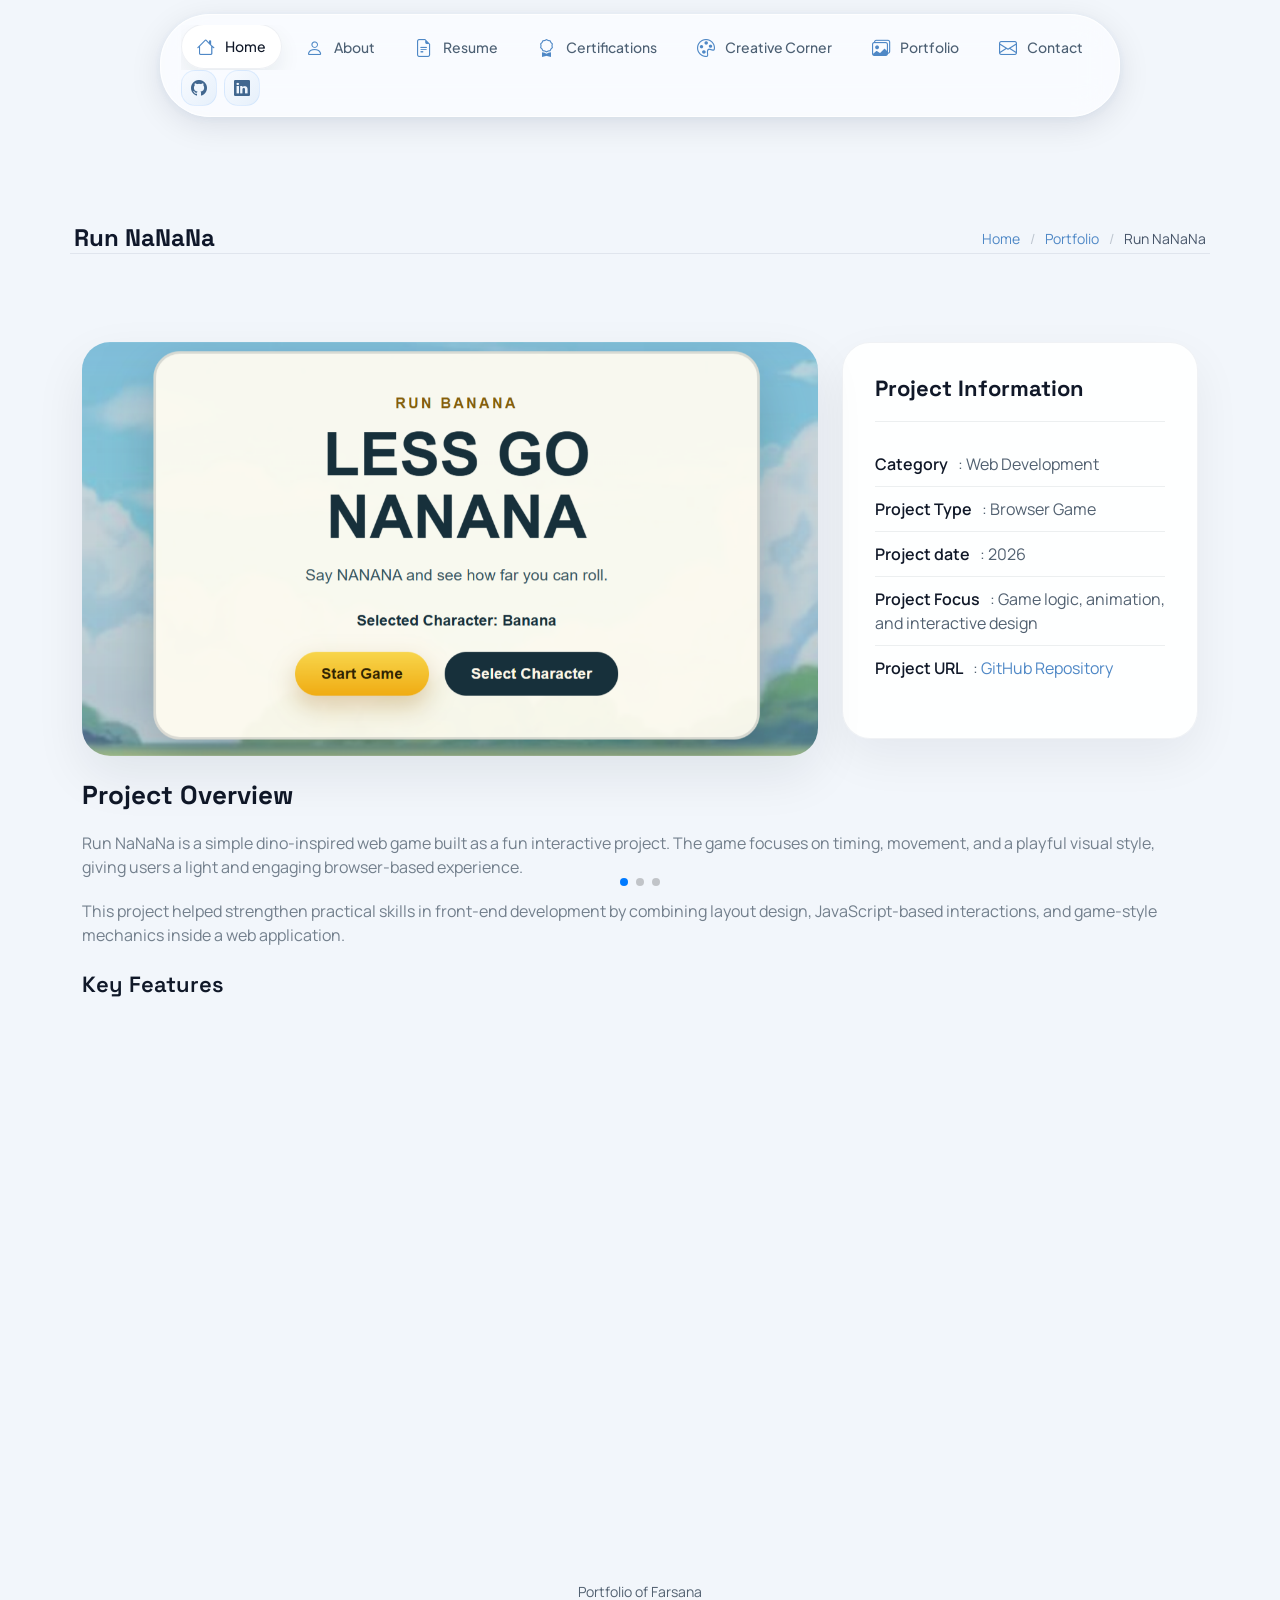
<file: run-banana-details.html>
<!DOCTYPE html>
<html lang="en">

<head>
  <meta charset="utf-8">
  <meta content="width=device-width, initial-scale=1.0" name="viewport">
  <title>Run NaNaNa - Portfolio Details</title>
  <meta name="description" content="Run NaNaNa project details">
  <meta name="keywords" content="game, web development, project, portfolio">

  <link href="https://fonts.googleapis.com" rel="preconnect">
  <link href="https://fonts.gstatic.com" rel="preconnect" crossorigin>
  <link href="https://fonts.googleapis.com/css2?family=Manrope:wght@400;500;600;700;800&family=Space+Grotesk:wght@500;700&family=Plus+Jakarta+Sans:wght@500;600;700&display=swap" rel="stylesheet">

  <link href="assets/vendor/bootstrap/css/bootstrap.min.css" rel="stylesheet">
  <link href="https://cdn.jsdelivr.net/npm/bootstrap-icons@1.11.3/font/bootstrap-icons.min.css" rel="stylesheet">
  <link href="assets/vendor/aos/aos.css" rel="stylesheet">
  <link href="assets/vendor/glightbox/css/glightbox.min.css" rel="stylesheet">
  <link href="assets/vendor/swiper/swiper-bundle.min.css" rel="stylesheet">
  <link href="assets/css/main.css" rel="stylesheet">
</head>

<body class="portfolio-details-page">

  <header id="header" class="header dark-background d-flex flex-column justify-content-center">
    <i class="header-toggle d-xl-none bi bi-list"></i>

    <div class="header-container d-flex flex-column align-items-start">
      <nav id="navmenu" class="navmenu">
        <ul>
          <li><a href="#hero" class="active"><i class="bi bi-house navicon"></i>Home</a></li>
          <li><a href="#about"><i class="bi bi-person navicon"></i> About</a></li>
          <li><a href="#resume"><i class="bi bi-file-earmark-text navicon"></i> Resume</a></li>
          <li><a href="#certifications"><i class="bi bi-award navicon"></i> Certifications</a></li>
          <li><a href="#creative"><i class="bi bi-palette navicon"></i> Creative Corner</a></li>
          <li><a href="#portfolio"><i class="bi bi-images navicon"></i> Portfolio</a></li>
          <li><a href="#contact"><i class="bi bi-envelope navicon"></i> Contact</a></li>
        </ul>
      </nav>

      <div class="social-links text-center">
        <a href="https://github.com/Farsanaa/" class="github"><i class="bi bi-github"></i></a>
        <a href="https://www.linkedin.com/in/farsana-fathima-b23329321/" class="linkedin"><i class="bi bi-linkedin"></i></a>
      </div>
    </div>
  </header>

  <main class="main">
    <div class="page-title dark-background">
      <div class="container d-lg-flex justify-content-between align-items-center">
        <h1 class="mb-2 mb-lg-0">Run NaNaNa</h1>
        <nav class="breadcrumbs">
          <ol>
            <li><a href="index.html">Home</a></li>
            <li><a href="index.html#portfolio">Portfolio</a></li>
            <li class="current">Run NaNaNa</li>
          </ol>
        </nav>
      </div>
    </div>

    <section id="portfolio-details" class="portfolio-details section">
      <div class="container" data-aos="fade-up" data-aos-delay="100">
        <div class="row gy-4">
          <div class="col-lg-8">
            <div class="portfolio-details-slider swiper init-swiper">
              <script type="application/json" class="swiper-config">
                {
                  "loop": true,
                  "speed": 600,
                  "autoplay": {
                    "delay": 5000
                  },
                  "slidesPerView": "auto",
                  "pagination": {
                    "el": ".swiper-pagination",
                    "type": "bullets",
                    "clickable": true
                  }
                }
              </script>

              <div class="swiper-wrapper align-items-center">
                 <div class="swiper-slide">
                  <img src="assets/img/portfolio/Screenshot 2026-04-10 211252.png" alt="Run NaNaNa gameplay screenshot" class="img-fluid" loading="lazy">
                </div>
                <div class="swiper-slide">
                  <img src="assets/img/portfolio/character.png" alt="Run NaNaNa game preview" class="img-fluid" loading="lazy">
                </div>
                <div class="swiper-slide">
                  <img src="assets/img/portfolio/game nanana.png" alt="Run NaNaNa game design" class="img-fluid" loading="lazy">
                </div>
              </div>
            </div>
            <div class="swiper-pagination"></div>
          </div>

          <div class="col-lg-4">
            <div class="portfolio-info" data-aos="fade-left" data-aos-delay="200">
              <h3>Project Information</h3>
              <ul>
                <li><strong>Category</strong>: Web Development</li>
                <li><strong>Project Type</strong>: Browser Game</li>
                <li><strong>Project date</strong>: 2026</li>
                <li><strong>Project Focus</strong>: Game logic, animation, and interactive design</li>
                <li><strong>Project URL</strong>: <a href="https://github.com/Farsanaa/run-banana" target="_blank">GitHub Repository</a></li>
              </ul>
            </div>
          </div>

          <div class="col-lg-12">
            <div class="portfolio-description" data-aos="fade-up" data-aos-delay="300">
              <h2>Project Overview</h2>
              <p>
                Run NaNaNa is a simple dino-inspired web game built as a fun interactive project. The game focuses on timing, movement, and a playful visual style, giving users a light and engaging browser-based experience.
              </p>
              <p>
                This project helped strengthen practical skills in front-end development by combining layout design, JavaScript-based interactions, and game-style mechanics inside a web application.
              </p>

              <div class="features mt-4">
                <h3>Key Features</h3>
                <div class="row gy-3">
                  <div class="col-md-6">
                    <div class="feature-item" data-aos="fade-up" data-aos-delay="400">
                      <i class="bi bi-controller"></i>
                      <h4>Arcade-Style Gameplay</h4>
                      <p>A simple runner concept inspired by classic endless browser games.</p>
                    </div>
                  </div>

                  <div class="col-md-6">
                    <div class="feature-item" data-aos="fade-up" data-aos-delay="500">
                      <i class="bi bi-lightning-charge-fill"></i>
                      <h4>Fast Interaction</h4>
                      <p>Built around quick reactions, movement, and obstacle-based challenge.</p>
                    </div>
                  </div>

                  <div class="col-md-6">
                    <div class="feature-item" data-aos="fade-up" data-aos-delay="600">
                      <i class="bi bi-palette-fill"></i>
                      <h4>Playful Visual Design</h4>
                      <p>Uses a fun and creative look to make the experience more engaging.</p>
                    </div>
                  </div>

                  <div class="col-md-6">
                    <div class="feature-item" data-aos="fade-up" data-aos-delay="700">
                      <i class="bi bi-file-earmark-code-fill"></i>
                      <h4>Front-End Practice</h4>
                      <p>Improved skills in web-based animation, interface design, and interactive logic.</p>
                    </div>
                  </div>
                </div>
              </div>
            </div>
          </div>
        </div>
      </div>
    </section>
  </main>

  <footer id="footer" class="footer position-relative">
    <div class="text-center">
      <p><span>Portfolio of Farsana</span></p>
    </div>
  </footer>

  <a href="#" id="scroll-top" class="scroll-top d-flex align-items-center justify-content-center"><i class="bi bi-arrow-up-short"></i></a>
  <div id="preloader"></div>

  <script src="assets/vendor/bootstrap/js/bootstrap.bundle.min.js"></script>
  <script src="assets/vendor/php-email-form/validate.js"></script>
  <script src="assets/vendor/aos/aos.js"></script>
  <script src="assets/vendor/typed.js/typed.umd.js"></script>
  <script src="assets/vendor/purecounter/purecounter_vanilla.js"></script>
  <script src="assets/vendor/waypoints/noframework.waypoints.js"></script>
  <script src="assets/vendor/isotope-layout/isotope.pkgd.min.js"></script>
  <script src="assets/vendor/imagesloaded/imagesloaded.pkgd.min.js"></script>
  <script src="assets/vendor/glightbox/js/glightbox.min.js"></script>
  <script src="assets/vendor/swiper/swiper-bundle.min.js"></script>
  <script src="assets/js/main.js"></script>

</body>

</html>
</file>
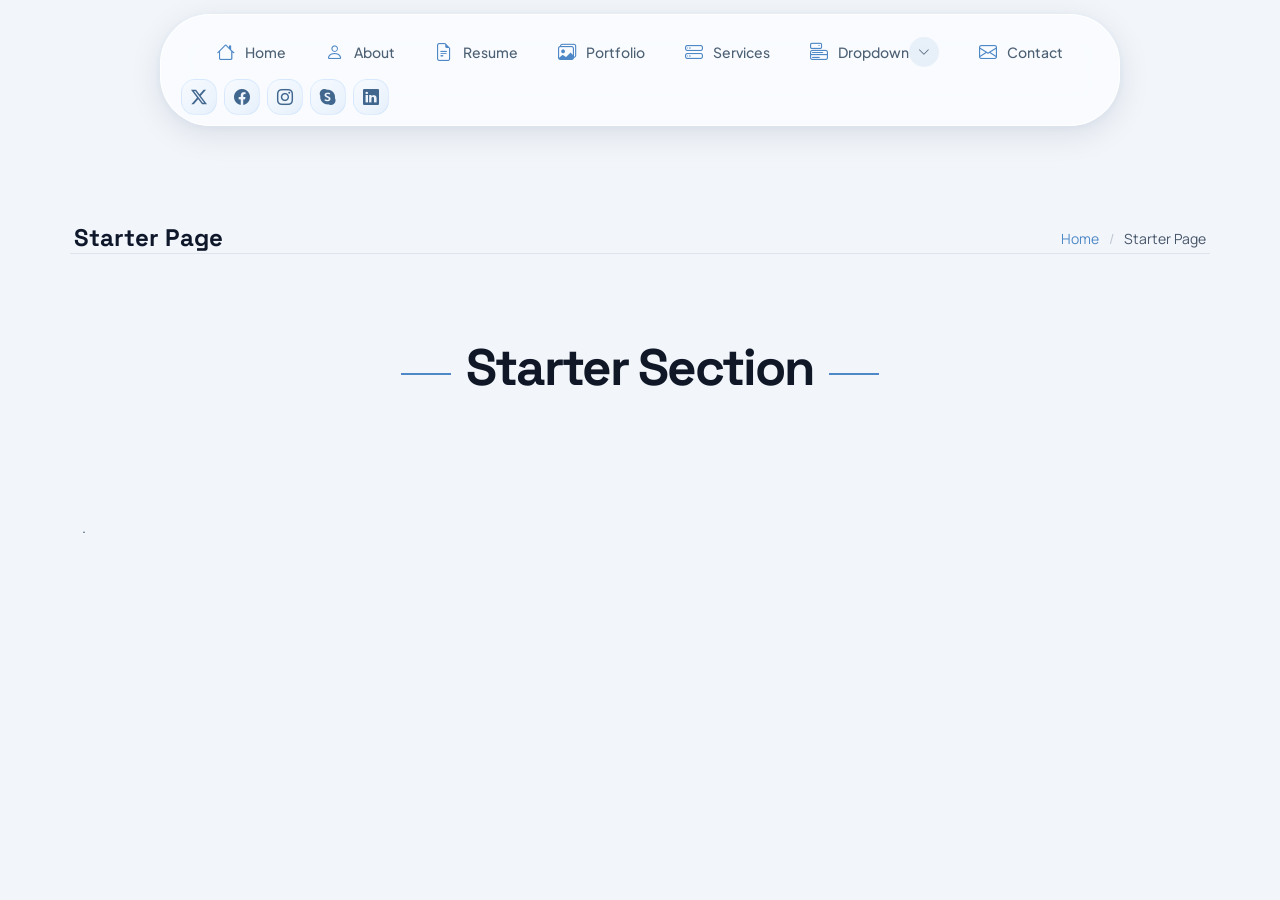
<file: starter-page.html>
<!DOCTYPE html>
<html lang="en">

<head>
  <meta charset="utf-8">
  <meta content="width=device-width, initial-scale=1.0" name="viewport">
  <title>Starter Page - SnapFolio Bootstrap Template</title>
  <meta name="description" content="">
  <meta name="keywords" content="">

  <!-- Favicons -->
  <link href="assets/img/favicon.png" rel="icon">
  <link href="assets/img/apple-touch-icon.png" rel="apple-touch-icon">

  <!-- Fonts -->
  <link href="https://fonts.googleapis.com" rel="preconnect">
  <link href="https://fonts.gstatic.com" rel="preconnect" crossorigin>
  <link href="https://fonts.googleapis.com/css2?family=Manrope:wght@400;500;600;700;800&family=Space+Grotesk:wght@500;700&family=Plus+Jakarta+Sans:wght@500;600;700&display=swap" rel="stylesheet">

  <!-- Vendor CSS Files -->
  <link href="assets/vendor/bootstrap/css/bootstrap.min.css" rel="stylesheet">
  <link href="https://cdn.jsdelivr.net/npm/bootstrap-icons@1.11.3/font/bootstrap-icons.min.css" rel="stylesheet">
  <link href="assets/vendor/aos/aos.css" rel="stylesheet">
  <link href="assets/vendor/glightbox/css/glightbox.min.css" rel="stylesheet">
  <link href="assets/vendor/swiper/swiper-bundle.min.css" rel="stylesheet">

  <!-- Main CSS File -->
  <link href="assets/css/main.css" rel="stylesheet">

  <!-- =======================================================
  * Template Name: SnapFolio
  * Template URL: https://bootstrapmade.com/snapfolio-bootstrap-portfolio-template/
  * Updated: Jul 21 2025 with Bootstrap v5.3.7
  * Author: BootstrapMade.com
  * License: https://bootstrapmade.com/license/
  ======================================================== -->
</head>

<body class="starter-page-page">

  <header id="header" class="header dark-background d-flex flex-column justify-content-center">
    <i class="header-toggle d-xl-none bi bi-list"></i>

    <div class="header-container d-flex flex-column align-items-start">
      <nav id="navmenu" class="navmenu">
        <ul>
          <li><a href="#hero"><i class="bi bi-house navicon"></i>Home</a></li>
          <li><a href="#about"><i class="bi bi-person navicon"></i> About</a></li>
          <li><a href="#resume"><i class="bi bi-file-earmark-text navicon"></i> Resume</a></li>
          <li><a href="#portfolio"><i class="bi bi-images navicon"></i> Portfolio</a></li>
          <li><a href="#services"><i class="bi bi-hdd-stack navicon"></i> Services</a></li>
          <li class="dropdown"><a href="#"><i class="bi bi-menu-button navicon"></i> <span>Dropdown</span> <i class="bi bi-chevron-down toggle-dropdown"></i></a>
            <ul>
              <li><a href="#">Dropdown 1</a></li>
              <li class="dropdown"><a href="#"><span>Deep Dropdown</span> <i class="bi bi-chevron-down toggle-dropdown"></i></a>
                <ul>
                  <li><a href="#">Deep Dropdown 1</a></li>
                  <li><a href="#">Deep Dropdown 2</a></li>
                  <li><a href="#">Deep Dropdown 3</a></li>
                  <li><a href="#">Deep Dropdown 4</a></li>
                  <li><a href="#">Deep Dropdown 5</a></li>
                </ul>
              </li>
              <li><a href="#">Dropdown 2</a></li>
              <li><a href="#">Dropdown 3</a></li>
              <li><a href="#">Dropdown 4</a></li>
            </ul>
          </li>
          <li><a href="#contact"><i class="bi bi-envelope navicon"></i> Contact</a></li>
        </ul>
      </nav>

      <div class="social-links text-center">
        <a href="#" class="twitter"><i class="bi bi-twitter-x"></i></a>
        <a href="#" class="facebook"><i class="bi bi-facebook"></i></a>
        <a href="#" class="instagram"><i class="bi bi-instagram"></i></a>
        <a href="#" class="google-plus"><i class="bi bi-skype"></i></a>
        <a href="#" class="linkedin"><i class="bi bi-linkedin"></i></a>
      </div>

    </div>

  </header>

  <main class="main">

    <!-- Page Title -->
    <div class="page-title dark-background">
      <div class="container d-lg-flex justify-content-between align-items-center">
        <h1 class="mb-2 mb-lg-0">Starter Page</h1>
        <nav class="breadcrumbs">
          <ol>
            <li><a href="index.html">Home</a></li>
            <li class="current">Starter Page</li>
          </ol>
        </nav>
      </div>
    </div><!-- End Page Title -->

    <!-- Starter Section Section -->
    <section id="starter-section" class="starter-section section">

      <!-- Section Title -->
      <div class="container section-title" data-aos="fade-up">
        <h2>Starter Section</h2>
        <p></p>
      </div><!-- End Section Title -->

      <div class="container" data-aos="fade-up">
        <p>.</p>
      </div>

    </section><!-- /Starter Section Section -->

  </main>


  <!-- Scroll Top -->
  <a href="#" id="scroll-top" class="scroll-top d-flex align-items-center justify-content-center"><i class="bi bi-arrow-up-short"></i></a>

  <!-- Preloader -->
  <div id="preloader"></div>

  <!-- Vendor JS Files -->
  <script src="assets/vendor/bootstrap/js/bootstrap.bundle.min.js"></script>
  <script src="assets/vendor/php-email-form/validate.js"></script>
  <script src="assets/vendor/aos/aos.js"></script>
  <script src="assets/vendor/typed.js/typed.umd.js"></script>
  <script src="assets/vendor/purecounter/purecounter_vanilla.js"></script>
  <script src="assets/vendor/waypoints/noframework.waypoints.js"></script>
  <script src="assets/vendor/isotope-layout/isotope.pkgd.min.js"></script>
  <script src="assets/vendor/imagesloaded/imagesloaded.pkgd.min.js"></script>
  <script src="assets/vendor/glightbox/js/glightbox.min.js"></script>
  <script src="assets/vendor/swiper/swiper-bundle.min.js"></script>

  <!-- Main JS File -->
  <script src="assets/js/main.js"></script>

</body>

</html>
</file>
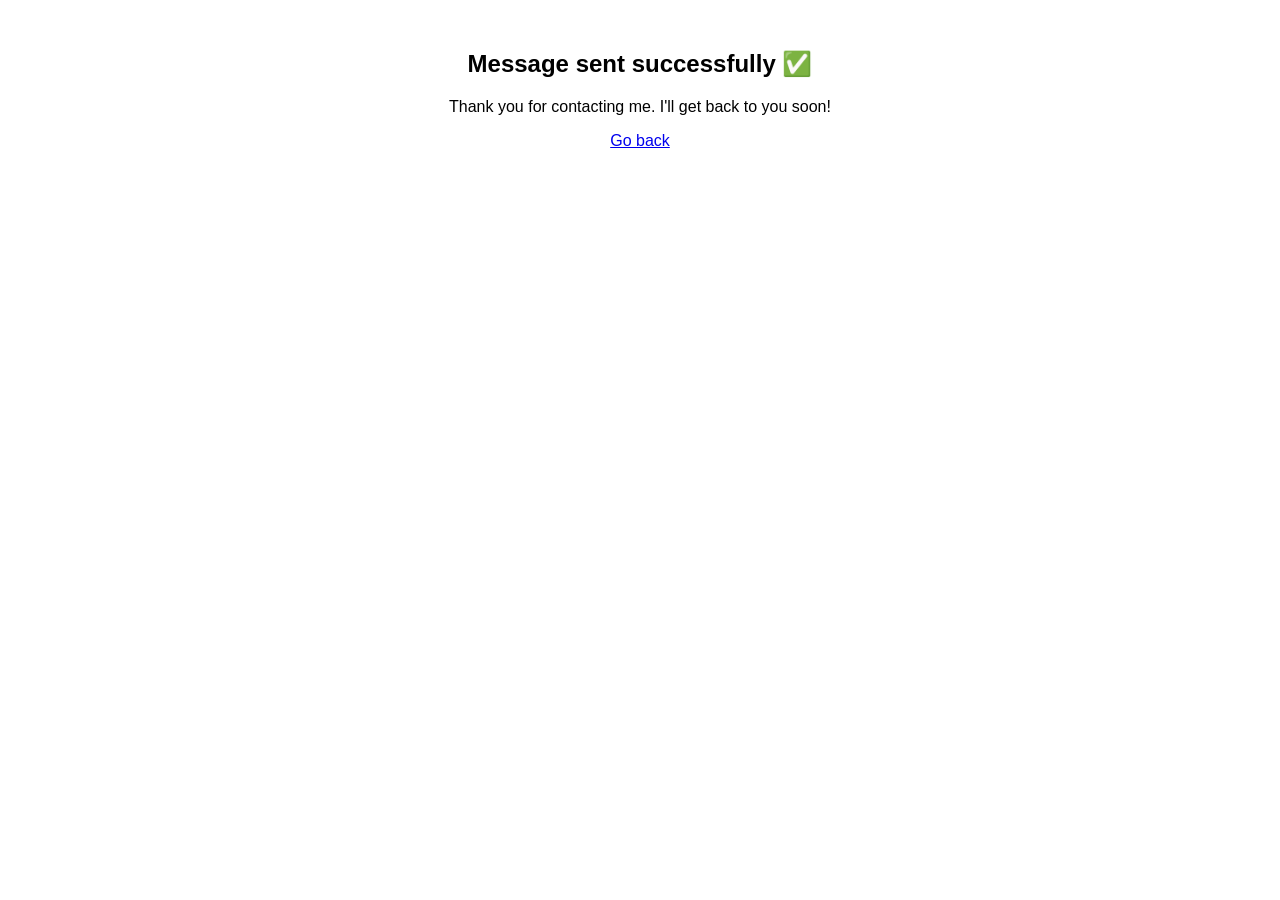
<file: thankyou.html>
<!DOCTYPE html>
<html>
<head>
  <title>Thank You</title>
</head>
<body style="text-align:center; margin-top:50px; font-family:sans-serif;">
  <h2>Message sent successfully ✅</h2>
  <p>Thank you for contacting me. I'll get back to you soon!</p>
  <a href="index.html">Go back</a>
</body>
</html>
</file>
<file: assets/css/main.css>
--------------------------------------------------------------*/
/* Fonts */
:root {
  --default-font: "Roboto",  system-ui, -apple-system, "Segoe UI", Roboto, "Helvetica Neue", Arial, "Noto Sans", "Liberation Sans", "Apple Color Emoji", "Segoe UI Emoji", "Segoe UI Symbol", "Noto Color Emoji";
  --heading-font: "Poppins",  sans-serif;
  --nav-font: "poppins",  sans-serif;
}

/* Global Colors - The following color variables are used throughout the website. Updating them here will change the color scheme of the entire website */
:root { 
  --background-color: #f3f8fd; /* Background color for the entire website, including individual sections */
  --default-color: #475569; /* Default color used for the majority of the text content across the entire website */
  --heading-color: #0f172a; /* Color for headings, subheadings and title throughout the website */
  --accent-color: #5b9bd5; /* Accent color that represents your brand on the website. It's used for buttons, links, and other elements that need to stand out */
  --surface-color: #ffffff; /* The surface color is used as a background of boxed elements within sections, such as cards, icon boxes, or other elements that require a visual separation from the global background. */
  --contrast-color: #ffffff; /* Contrast color for text, ensuring readability against backgrounds of accent, heading, or default colors. */
}

/* Nav Menu Colors - The following color variables are used specifically for the navigation menu. They are separate from the global colors to allow for more customization options */
:root {
  --nav-color: #64748b;  /* The default color of the main navmenu links */
  --nav-hover-color: #0f172a; /* Applied to main navmenu links when they are hovered over or active */
  --nav-mobile-background-color: #ffffff; /* Used as the background color for mobile navigation menu */
  --nav-dropdown-background-color: #ffffff; /* Used as the background color for dropdown items that appear when hovering over primary navigation items */
  --nav-dropdown-color: #475569; /* Used for navigation links of the dropdown items in the navigation menu. */
  --nav-dropdown-hover-color: #5b9bd5; /* Similar to --nav-hover-color, this color is applied to dropdown navigation links when they are hovered over. */
}

/* Color Presets - These classes override global colors when applied to any section or element, providing reuse of the sam color scheme. */

.light-background {
  --background-color: #edf5fc;
  --surface-color: #ffffff;
}

.dark-background {
  --background-color: #e7f1fa;
  --default-color: #475569;
  --heading-color: #0f172a;
  --surface-color: #ffffff;
  --contrast-color: #ffffff;
}

/* Smooth scroll */
:root {
  scroll-behavior: smooth;
}

/*--------------------------------------------------------------
# General Styling & Shared Classes
--------------------------------------------------------------*/
body {
  color: var(--default-color);
  background-color: var(--background-color);
  font-family: var(--default-font);
  background-image: none;
  background-attachment: fixed;
}

body.page-transition {
  opacity: 0;
  transform: translateY(18px);
  transition: opacity 0.35s ease, transform 0.35s ease;
}

body.page-transition.page-loaded {
  opacity: 1;
  transform: none;
}

a {
  color: var(--accent-color);
  text-decoration: none;
  transition: 0.3s;
}

a:hover {
  color: color-mix(in srgb, var(--accent-color), transparent 25%);
  text-decoration: none;
}

h1,
h2,
h3,
h4,
h5,
h6 {
  color: var(--heading-color);
  font-family: var(--heading-font);
}

/* PHP Email Form Messages
------------------------------*/
.php-email-form .error-message {
  display: none;
  background: #df1529;
  color: #ffffff;
  text-align: left;
  padding: 15px;
  margin-bottom: 24px;
  font-weight: 600;
}

.php-email-form .sent-message {
  display: none;
  color: #ffffff;
  background: #059652;
  text-align: center;
  padding: 15px;
  margin-bottom: 24px;
  font-weight: 600;
}

.php-email-form .loading {
  display: none;
  background: var(--surface-color);
  text-align: center;
  padding: 15px;
  margin-bottom: 24px;
}

.php-email-form .loading:before {
  content: "";
  display: inline-block;
  border-radius: 50%;
  width: 24px;
  height: 24px;
  margin: 0 10px -6px 0;
  border: 3px solid var(--accent-color);
  border-top-color: var(--surface-color);
  animation: php-email-form-loading 1s linear infinite;
}

@keyframes php-email-form-loading {
  0% {
    transform: rotate(0deg);
  }

  100% {
    transform: rotate(360deg);
  }
}

/*--------------------------------------------------------------
# Global Header
--------------------------------------------------------------*/
/* ============================================================
   GLASSMORPHISM FLOATING NAVBAR
   ============================================================ */
.header,
.glass-nav {
  position: fixed !important;
  top: 0 !important;
  left: 0 !important;
  right: 0 !important;
  bottom: auto !important;
  padding: 14px 16px 0;
  width: 100%;
  transition: all ease-in-out 0.35s;
  overflow: visible;
  z-index: 1100;
  background: transparent;
  border: none;
  box-shadow: none;
}

.index-page .header,
.portfolio-details-page .header,
.starter-page-page .header {
  position: fixed !important;
  top: 0 !important;
  left: 0 !important;
  right: 0 !important;
  bottom: auto !important;
  width: 100% !important;
}

.header .header-container {
  border-radius: 50px;
  padding: 10px 20px;
  background: rgba(255, 255, 255, 0.60);
  border: 1px solid rgba(255, 255, 255, 0.75);
  box-shadow: 0 8px 32px rgba(15, 23, 42, 0.10), 0 2px 8px rgba(91, 155, 213, 0.08);
  backdrop-filter: blur(20px) saturate(180%);
  -webkit-backdrop-filter: blur(20px) saturate(180%);
  display: flex;
  align-items: center;
  justify-content: center;
  max-width: 960px;
  margin: 0 auto;
  width: calc(100% - 40px);
  position: relative;
  transition: all 0.35s ease;
}

.header .header-container:hover {
  background: rgba(255, 255, 255, 0.78);
  box-shadow: 0 12px 40px rgba(15, 23, 42, 0.13), 0 4px 12px rgba(91, 155, 213, 0.10);
}

@media (min-width: 1200px) {
  .header~main,
  .header~#footer {
    margin-left: 0;
  }

  .header~main {
    padding-top: 100px;
  }
}

@media (max-width: 1199px) {
  .header {
    padding: 10px 12px 0;
  }

  .header .header-container {
    border-radius: 40px;
    padding: 10px 16px;
    width: calc(100% - 24px);
  }

  .header~main {
    padding-top: 82px;
  }
}

@media (max-width: 767px) {
  .header .header-container {
    border-radius: 30px;
    padding: 8px 12px;
  }
}

.header.header-show {
  left: 0;
}

.header .header-toggle {
  color: var(--contrast-color);
  background-color: var(--accent-color);
  font-size: 22px;
  display: flex;
  align-items: center;
  justify-content: center;
  width: 40px;
  height: 40px;
  border-radius: 50%;
  cursor: pointer;
  position: fixed;
  top: 18px;
  right: 18px;
  z-index: 9999;
  transition: background-color 0.3s;
}

.header .header-toggle:hover {
  color: var(--contrast-color);
  background-color: color-mix(in srgb, var(--accent-color) 90%, white 15%);
}

.header .social-links {
  margin: 0;
  padding-top: 0;
  border-top: 0;
  flex-shrink: 0;
}

.header .social-links a {
  font-size: 16px;
  display: inline-flex;
  align-items: center;
  justify-content: center;
  background: linear-gradient(135deg, #f8fbff, #e6f0fb);
  color: #41678f;
  margin: 0 4px 0 0;
  border-radius: 50%;
  text-align: center;
  width: 36px;
  height: 36px;
  border: 1px solid rgba(96, 165, 250, 0.14);
  transition: 0.3s;
}

.header .social-links a:hover {
  color: var(--contrast-color);
  background: linear-gradient(135deg, #4f88c6, #77a9d8);
}

/*--------------------------------------------------------------
# Navigation Menu
--------------------------------------------------------------*/
.mobile-nav-toggle {
  display: none;
}

.navmenu {
  padding: 0;
  z-index: 9997;
  width: 100%;
  overflow-x: auto;
  display: flex;
  justify-content: center;
}

.navmenu ul {
  list-style: none;
  padding: 0;
  margin: 0;
  display: flex;
  align-items: center;
  justify-content: center;
  gap: 8px;
  overflow-x: auto;
  scrollbar-width: none;
}

.navmenu ul::-webkit-scrollbar {
  display: none;
}

.navmenu li {
  flex: 0 0 auto;
}

.navmenu a,
.navmenu a:focus {
  color: var(--nav-color);
  padding: 11px 15px;
  font-family: var(--nav-font);
  font-size: 14px;
  font-weight: 500;
  display: flex;
  align-items: center;
  justify-content: center;
  white-space: nowrap;
  transition: 0.3s;
  width: auto;
  border-radius: 999px;
  border: 1px solid transparent;
}

.navmenu a .navicon,
.navmenu a:focus .navicon {
  font-size: 18px;
  margin-right: 10px;
  width: auto;
  height: auto;
  display: inline-flex;
  align-items: center;
  justify-content: center;
  text-align: center;
  border-radius: 0;
  background: transparent;
  color: #4f88c6;
  transition: 0.3s;
}

.navmenu a .toggle-dropdown,
.navmenu a:focus .toggle-dropdown {
  font-size: 12px;
  line-height: 0;
  margin-left: auto;
  width: 30px;
  height: 30px;
  display: flex;
  align-items: center;
  justify-content: center;
  border-radius: 50%;
  transition: 0.3s;
  flex-shrink: 0;
  background-color: color-mix(in srgb, var(--accent-color), transparent 90%);
}

.navmenu a .toggle-dropdown:hover,
.navmenu a:focus .toggle-dropdown:hover {
  background-color: var(--accent-color);
  color: var(--contrast-color);
}

.navmenu a:hover,
.navmenu .active,
.navmenu .active:focus {
  color: var(--nav-hover-color);
  background: rgba(255, 255, 255, 0.96);
  border-color: rgba(148, 163, 184, 0.16);
  box-shadow: 0 10px 22px rgba(15, 23, 42, 0.07);
  transform: translateY(-1px);
}

.navmenu a:hover .navicon,
.navmenu .active .navicon,
.navmenu .active:focus .navicon {
  color: #4f88c6;
  background: transparent;
}

.navmenu .active .toggle-dropdown,
.navmenu .active:focus .toggle-dropdown {
  background-color: var(--accent-color);
  color: var(--contrast-color);
  transform: rotate(180deg);
}

.navmenu .dropdown {
  display: block;
}

.navmenu .dropdown a,
.navmenu .dropdown a:focus {
  color: --nav-dropdown-color;
}

.navmenu .dropdown a:hover,
.navmenu .dropdown .active,
.navmenu .dropdown .active:focus {
  color: var(--nav-dropdown-hover-color);
}

.navmenu .dropdown ul {
  position: static;
  display: none;
  z-index: 99;
  padding: 5px 10px;
  margin: 5px 10px;
  background-color: var(--nav-dropdown-background-color);
  border: 1px solid color-mix(in srgb, var(--default-color), transparent 90%);
  box-shadow: none;
  transition: all 0.5s ease-in-out;
}

.navmenu .dropdown ul ul {
  background-color: rgba(33, 37, 41, 0.1);
}

.navmenu .dropdown>.dropdown-active {
  display: block;
  background-color: rgba(33, 37, 41, 0.03);
}

/*--------------------------------------------------------------
# Global Footer
--------------------------------------------------------------*/
.footer {
  color: var(--default-color);
  background-color: var(--background-color);
  font-size: 14px;
  padding: 0 0 40px 0;
  position: relative;
}

.footer .copyright {
  padding-top: 40px;
  border-top: 1px solid color-mix(in srgb, var(--default-color), transparent 90%);
}

.footer .copyright p {
  margin-bottom: 0;
}

.footer .credits {
  margin-top: 4px;
  font-size: 13px;
  text-align: center;
}

/*--------------------------------------------------------------
# Preloader
--------------------------------------------------------------*/
#preloader {
  position: fixed;
  inset: 0;
  z-index: 9999;
  background: var(--background-color);
  display: flex;
  justify-content: center;
  align-items: center;
  transition: opacity 0.5s ease;
}

/* Hide state */
#preloader.hidden {
  opacity: 0;
  pointer-events: none;
  
}
#preloader:before {
  content: "";
  border: 6px solid #ffffff;
  border-color: var(--accent-color) transparent var(--accent-color) transparent;
  border-radius: 50%;
  width: 60px;
  height: 60px;
  animation: animate-preloader 1.5s linear infinite;
}


@keyframes animate-preloader {
  0% {
    transform: rotate(0deg);
  }

  100% {
    transform: rotate(360deg);
  }
}

/*--------------------------------------------------------------
# Scroll Top Button
--------------------------------------------------------------*/
.scroll-top {
  position: fixed;
  visibility: hidden;
  opacity: 0;
  right: 15px;
  bottom: -15px;
  z-index: 9999;
  background-color: var(--accent-color);
  width: 44px;
  height: 44px;
  border-radius: 50px;
  transition: all 0.4s;
}

.scroll-top i {
  font-size: 24px;
  color: var(--contrast-color);
  line-height: 0;
}

.scroll-top:hover {
  background-color: color-mix(in srgb, var(--accent-color), transparent 20%);
  color: var(--contrast-color);
}

.scroll-top.active {
  visibility: visible;
  opacity: 1;
  bottom: 15px;
}

/*--------------------------------------------------------------
# Disable aos animation delay on mobile devices
--------------------------------------------------------------*/
@media screen and (max-width: 768px) {
  [data-aos-delay] {
    transition-delay: 0 !important;
  }
}

/*--------------------------------------------------------------
# Global Page Titles & Breadcrumbs
--------------------------------------------------------------*/
.page-title {
  color: var(--default-color);
  padding: 25px 0 0 0;
  position: relative;
}

.page-title .container {
  border-bottom: 1px solid color-mix(in srgb, var(--default-color), transparent 90%);
  padding-bottom: 25px;
}

.page-title h1 {
  font-size: 24px;
  font-weight: 700;
}

.page-title .breadcrumbs ol {
  display: flex;
  flex-wrap: wrap;
  list-style: none;
  padding: 0;
  margin: 0;
  font-size: 14px;
  font-weight: 400;
}

.page-title .breadcrumbs ol li+li {
  padding-left: 10px;
}

.page-title .breadcrumbs ol li+li::before {
  content: "/";
  display: inline-block;
  padding-right: 10px;
  color: color-mix(in srgb, var(--default-color), transparent 70%);
}

/*--------------------------------------------------------------
# Global Sections
--------------------------------------------------------------*/
section,
.section {
  color: var(--default-color);
  background-color: var(--background-color);
  padding: 60px 0;
  overflow: clip;
}

/*--------------------------------------------------------------
# Global Section Titles
--------------------------------------------------------------*/
.section-title {
  text-align: center;
  padding-bottom: 60px;
  position: relative;
}

.section-title h2 {
  font-size: 32px;
  font-weight: 700;
  position: relative;
}

.section-title h2:before,
.section-title h2:after {
  content: "";
  width: 50px;
  height: 2px;
  background: var(--accent-color);
  display: inline-block;
}

.section-title h2:before {
  margin: 0 15px 10px 0;
}

.section-title h2:after {
  margin: 0 0 10px 15px;
}

.section-title p {
  margin-bottom: 0;
}

/*--------------------------------------------------------------
# Hero Section
--------------------------------------------------------------*/
.hero {
  min-height: 100vh;
  position: relative;
  overflow: hidden;
  display: flex;
  align-items: center;
}

.hero .background-elements {
  position: absolute;
  top: 0;
  left: 0;
  width: 100%;
  height: 100%;
  z-index: 1;
  overflow: hidden;
}

.hero .background-elements .bg-circle {
  position: absolute;
  border-radius: 50%;
  background: radial-gradient(circle, rgba(91, 155, 213, 0.12), transparent 72%);
  animation: none;
  filter: blur(10px);
  opacity: 0.45;
}

.hero .background-elements .bg-circle.circle-1 {
  width: 180px;
  height: 180px;
  top: 14%;
  right: 10%;
}

.hero .background-elements .bg-circle.circle-2 {
  width: 120px;
  height: 120px;
  bottom: 18%;
  left: 8%;
}

.hero .hero-content {
  position: relative;
  width: 100%;
  z-index: 2;
}

.hero .container {
  position: relative;
  z-index: 3;
}

.hero .hero-text h1 {
  font-size: 72px;
  font-weight: 800;
  line-height: 1.1;
  margin-bottom: 15px;
  color: var(--heading-color);
}

.hero .hero-text h1 .accent-text {
  color: var(--accent-color);
  position: relative;
}

.hero .hero-text h1 .accent-text::after {
  content: "";
  position: absolute;
  bottom: -5px;
  left: 0;
  width: 100%;
  height: 3px;
  background: linear-gradient(90deg, var(--accent-color), color-mix(in srgb, var(--accent-color), transparent 50%));
}

.hero .hero-text h2 {
  font-size: 32px;
  font-weight: 600;
  color: var(--heading-color);
  margin-bottom: 10px;
}

.hero .hero-text .lead {
  font-size: 24px;
  margin-bottom: 20px;
  color: var(--default-color);
}

.hero .hero-text .lead span {
  color: var(--accent-color);
  font-weight: 600;
  border-bottom: 2px solid var(--accent-color);
  padding-bottom: 2px;
}

.hero .hero-text .description {
  font-size: 18px;
  line-height: 1.6;
  color: color-mix(in srgb, var(--default-color), transparent 20%);
  margin-bottom: 40px;
  max-width: 500px;
}

.hero .hero-actions {
  display: flex;
  gap: 20px;
  margin-bottom: 40px;
  flex-wrap: wrap;
}

.hero .hero-actions .btn {
  padding: 14px 30px;
  font-size: 16px;
  font-weight: 600;
  border-radius: 50px;
  text-decoration: none;
  transition: all 0.3s ease;
  border: 2px solid;
}

.hero .hero-actions .btn.btn-primary {
  background-color: var(--accent-color);
  color: var(--contrast-color);
  border-color: var(--accent-color);
}

.hero .hero-actions .btn.btn-primary:hover {
  background-color: color-mix(in srgb, var(--accent-color), black 10%);
  transform: translateY(-2px);
  box-shadow: 0 8px 25px color-mix(in srgb, var(--accent-color), transparent 70%);
}

.hero .hero-actions .btn.btn-outline {
  background-color: transparent;
  color: var(--accent-color);
  border-color: var(--accent-color);
}

.hero .hero-actions .btn.btn-outline:hover {
  background-color: var(--accent-color);
  color: var(--contrast-color);
  transform: translateY(-2px);
}

.hero .social-links {
  display: flex;
  gap: 20px;
}

.hero .social-links a {
  width: 50px;
  height: 50px;
  display: flex;
  align-items: center;
  justify-content: center;
  background-color: var(--surface-color);
  color: color-mix(in srgb, var(--default-color), transparent 40%);
  border-radius: 50%;
  font-size: 20px;
  transition: all 0.3s ease;
}

.hero .social-links a:hover {
  color: var(--contrast-color);
  background-color: var(--accent-color);
  transform: translateY(-3px);
  box-shadow: 0 8px 25px color-mix(in srgb, var(--accent-color), transparent 70%);
}

.hero .hero-visual {
  display: flex;
  justify-content: center;
  align-items: center;
  height: 100%;
}

.hero .hero-visual .profile-container {
  position: relative;
  width: 410px;
  height: 430px;
  display: flex;
  align-items: center;
  justify-content: center;
  isolation: isolate;
}

.hero .hero-visual .profile-container .profile-background {
  position: absolute;
  inset: 24px 18px -8px 18px;
  background:
    radial-gradient(circle at top left, color-mix(in srgb, var(--accent-color), white 78%), transparent 55%),
    linear-gradient(145deg, #dbeafe, #eff6ff 60%, #ffffff);
  border-radius: 36px;
  border: 1px solid color-mix(in srgb, var(--accent-color), transparent 82%);
  box-shadow: 0 30px 60px rgba(37, 99, 235, 0.14);
  z-index: 1;
  transform: rotate(-8deg);
}

.hero .hero-visual .profile-container::before {
  content: "";
  position: absolute;
  inset: 10px auto auto 6px;
  width: 96%;
  height: 96%;
  border: 1px dashed color-mix(in srgb, var(--accent-color), transparent 55%);
  border-radius: 34px;
  z-index: 1;
  transform: rotate(4deg);
}

.hero .hero-visual .profile-container::after {
  content: "";
  position: absolute;
  width: 180px;
  height: 180px;
  right: -22px;
  bottom: -18px;
  border-radius: 50%;
  background: radial-gradient(circle, color-mix(in srgb, var(--accent-color), white 70%) 0%, transparent 70%);
  z-index: 0;
  filter: blur(8px);
}

.hero .hero-visual .profile-container .profile-image {
  position: relative;
  width: 88%;
  height: 88%;
  object-fit: cover;
  border-radius: 34px;
  padding: 10px;
  background: linear-gradient(160deg, #ffffff, #e2e8f0);
  border: 1px solid color-mix(in srgb, var(--accent-color), transparent 75%);
  box-shadow: 0 24px 50px rgba(15, 23, 42, 0.18);
  z-index: 2;
  transform: rotate(2deg);
  transition: transform 0.35s ease, box-shadow 0.35s ease;
}

.hero .hero-visual .profile-container:hover .profile-image {
  transform: rotate(0deg) translateY(-6px);
  box-shadow: 0 32px 60px rgba(15, 23, 42, 0.2);
}

@keyframes float {

  0%,
  100% {
    transform: translateY(0px);
  }

  50% {
    transform: translateY(-20px);
  }
}

@keyframes floatIcon {

  0%,
  100% {
    transform: translateY(0px) rotate(0deg);
  }

  50% {
    transform: translateY(-10px) rotate(5deg);
  }
}

@media (max-width: 992px) {
  .hero .hero-text {
    text-align: center;
    margin-bottom: 50px;
  }

  .hero .hero-text h1 {
    font-size: 56px;
  }

  .hero .hero-text h2 {
    font-size: 28px;
  }

  .hero .hero-text .lead {
    font-size: 20px;
  }

  .hero .hero-visual .profile-container {
    width: 360px;
    height: 380px;
  }
}

@media (max-width: 768px) {
  .hero .hero-text h1 {
    font-size: 42px;
  }

  .hero .hero-text h2 {
    font-size: 24px;
  }

  .hero .hero-text .lead {
    font-size: 18px;
  }

  .hero .hero-text .description {
    font-size: 16px;
  }

  .hero .hero-actions {
    justify-content: center;
  }

  .hero .hero-actions .btn {
    padding: 12px 25px;
    font-size: 14px;
  }

  .hero .hero-visual .profile-container {
    width: 300px;
    height: 330px;
  }

  .hero .background-elements .bg-circle.circle-1 {
    width: 200px;
    height: 200px;
  }

  .hero .background-elements .bg-circle.circle-2 {
    width: 150px;
    height: 150px;
  }

  .hero .background-elements .bg-circle.circle-3 {
    width: 100px;
    height: 100px;
  }
}

/*--------------------------------------------------------------
# About Section
--------------------------------------------------------------*/
.about .profile-card {
  background: linear-gradient(135deg, var(--surface-color) 0%, color-mix(in srgb, var(--surface-color), var(--accent-color) 5%) 100%);
  border-radius: 2rem;
  padding: 2.5rem;
  text-align: center;
  box-shadow: 0 20px 40px rgba(0, 0, 0, 0.08);
  border: 1px solid color-mix(in srgb, var(--accent-color), transparent 90%);
  position: relative;
  overflow: hidden;
}

.about .profile-card::before {
  content: "";
  position: absolute;
  top: 0;
  left: 0;
  right: 0;
  height: 4px;
  background: linear-gradient(90deg, var(--accent-color), color-mix(in srgb, var(--accent-color), var(--heading-color) 30%));
}

@media (max-width: 991px) {
  .about .profile-card {
    margin-bottom: 3rem;
  }
}

.about .profile-header {
  position: relative;
  margin-bottom: 2rem;
}

.about .profile-header .profile-image {
  width: 180px;
  height: 180px;
  margin: 0 auto 1.5rem;
  border-radius: 32px;
  overflow: hidden;
  padding: 8px;
  background: linear-gradient(145deg, #ffffff, #dbeafe);
  border: 1px solid color-mix(in srgb, var(--accent-color), transparent 70%);
  box-shadow: 0 18px 35px rgba(15, 23, 42, 0.14);
  transform: rotate(-4deg);
}

.about .profile-header .profile-image img {
  width: 100%;
  height: 100%;
  object-fit: cover;
  border-radius: 24px;
  filter: saturate(1.05) contrast(1.02);
}

.about .profile-header .profile-badge {
  position: absolute;
  bottom: 20px;
  right: calc(50% - 65px);
  width: 32px;
  height: 32px;
  background-color: var(--accent-color);
  border-radius: 50%;
  display: flex;
  align-items: center;
  justify-content: center;
  border: 3px solid var(--surface-color);
}

.about .profile-header .profile-badge i {
  color: var(--contrast-color);
  font-size: 14px;
}

.about .profile-content h3 {
  font-size: 1.5rem;
  font-weight: 700;
  margin-bottom: 0.5rem;
  color: var(--heading-color);
}

.about .profile-content .profession {
  color: var(--accent-color);
  font-weight: 500;
  margin-bottom: 2rem;
}

.about .contact-links {
  display: flex;
  flex-direction: column;
  gap: 1rem;
}

.about .contact-links .contact-item {
  display: flex;
  align-items: center;
  gap: 0.75rem;
  padding: 1.5rem 5rem;
  background-color: color-mix(in srgb, var(--surface-color), var(--background-color) 50%);
  border-radius: 0.75rem;
  text-decoration: none;
  color: var(--default-color);
  transition: all 0.3s;
  border: 1px solid color-mix(in srgb, var(--default-color), transparent 90%);
}

/* CONTACT SECTION TEXT FIX */

.contact .contact-item h4 {
  color: #bbe8ff;  /* dark heading */
}

.contact .contact-item p {
  color: #ccf1ff;  /* readable gray */
}

.contact .contact-item span {
  color: #d5e7ff;
}

.contact .contact-item i {
  color: var(--accent-color); /* keep icons visible */
}

.contact .contact-item * {
  color: #e8f1ff !important;
}

.contact .contact-item {
  background: #ffffff;
  border: 1px solid #e2e8f0;
  opacity:1 !important;
}

.contact .contact-item:hover {
  background: #f8fbff;
}



.about .contact-links .contact-item:hover {
  background-color: var(--accent-color);
  color: var(--contrast-color);
  transform: translateY(-2px);
  box-shadow: 0 5px 20px color-mix(in srgb, var(--accent-color), transparent 70%);
}

.about .contact-links .contact-item i {
  font-size: 1rem;
  width: 18px;
}

.about .about-content {
  padding-left: 0;
}

@media (max-width: 991px) {
  .about .about-content {
    padding-left: 0;
  }
}

.about .about-content .section-header {
  margin-bottom: 2rem;
}

.about .about-content .section-header .badge-text {
  display: inline-block;
  background: linear-gradient(135deg, var(--accent-color), color-mix(in srgb, var(--accent-color), var(--heading-color) 20%));
  color: var(--contrast-color);
  padding: 0.5rem 1.5rem;
  border-radius: 2rem;
  font-size: 0.875rem;
  font-weight: 600;
  letter-spacing: 0.5px;
  margin-bottom: 1.5rem;
}

.about .about-content .section-header h2 {
  font-size: 2.25rem;
  font-weight: 700;
  line-height: 1.3;
  margin: 0;
}

@media (max-width: 768px) {
  .about .about-content .section-header h2 {
    font-size: 1.875rem;
  }
}

.about .about-content .description {
  margin-bottom: 2.5rem;
}

.about .about-content .description p {
  font-size: 1.1rem;
  line-height: 1.7;
  color: color-mix(in srgb, var(--default-color), transparent 20%);
  margin-bottom: 1.5rem;
}

.about .about-content .description p:last-child {
  margin-bottom: 0;
}

.about .stats-grid {
  display: grid;
  grid-template-columns: repeat(3, 1fr);
  gap: 0.75rem;
  margin-bottom: 0.5rem;
  padding: 1rem;
  background-color: var(--surface-color);
  border-radius: 1.5rem;
  box-shadow: 0 10px 30px rgba(0, 0, 0, 0.05);
}

@media (max-width: 768px) {
.about .stats-grid {
  display: grid;
  grid-template-columns: repeat(3, minmax(0, 1fr)); /* prevents overflow */
  gap: 20px;
}
}

.about .stats-grid .stat-item {
  display: flex;
  flex-direction: column;
  justify-content: center;
  align-items: center;

  height: 130px;   /* FIXED HEIGHT = alignment */
  padding: 10px;
}

.about .stats-grid .stat-label {
  font-size: 0.8rem;
  text-align: center;
  line-height: 1.2;
}

.about .stats-grid .stat-item .stat-number {
  font-size: 1.4rem;
  font-weight: 700;
  color: var(--accent-color);
  
  display: block;
  width: 100%;

  white-space: normal;      /* IMPORTANT */
  word-break: break-word;   /* IMPORTANT */
  overflow-wrap: anywhere;  /* IMPORTANT */

  text-align: center;
}

.about .stats-grid .stat-item .stat-label {
  font-size: 0.8rem;
  text-align: center;
  line-height: 1.3;
}

.about .details-grid {
  margin-bottom: 2.5rem;
}

.about .details-grid .detail-row {
  display: grid;
  grid-template-columns: 1fr 1fr;
  gap: 0.75rem;
  margin-bottom: 0.75rem;
}

@media (max-width: 768px) {
  .about .details-grid .detail-row {
    grid-template-columns: 1fr;
    gap: 1rem;
  }
}

.about .details-grid .detail-row:last-child {
  margin-bottom: 0;
}

.about .details-grid .detail-item .detail-label {
  display: block;
  font-size: 0.875rem;
  color: color-mix(in srgb, var(--default-color), transparent 50%);
  margin-bottom: 0.5rem;
  font-weight: 500;
}

.about .details-grid .detail-item .detail-value {
  display: block;
  font-weight: 600;
  color: var(--heading-color);
  font-size: 1rem;
}

.about .cta-section {
  display: flex;
  gap: 1rem;
  flex-wrap: wrap;
}

.about .cta-section .btn {
  padding: 0.875rem 2rem;
  border-radius: 0.75rem;
  font-weight: 600;
  text-decoration: none;
  transition: all 0.3s;
  display: inline-flex;
  align-items: center;
  gap: 0.5rem;
  border: 2px solid transparent;
}

.about .cta-section .btn.btn-primary {
  background-color: var(--accent-color);
  color: var(--contrast-color);
}

.about .cta-section .btn.btn-primary:hover {
  background-color: color-mix(in srgb, var(--accent-color), black 15%);
  transform: translateY(-2px);
  box-shadow: 0 10px 30px color-mix(in srgb, var(--accent-color), transparent 60%);
}

.about .cta-section .btn.btn-outline {
  background-color: transparent;
  color: var(--default-color);
  border-color: color-mix(in srgb, var(--default-color), transparent 70%);
}

.about .cta-section .btn.btn-outline:hover {
  border-color: var(--accent-color);
  transform: translateY(-2px);
}

/*--------------------------------------------------------------
# Stats Section
--------------------------------------------------------------*/
.stats .stats-wrapper {
  display: grid;
  grid-template-columns: repeat(4, 1fr);
  gap: 20px;
}

@media (max-width: 992px) {
  .stats .stats-wrapper {
    grid-template-columns: repeat(2, 1fr);
  }
}

@media (max-width: 576px) {
  .stats .stats-wrapper {
    grid-template-columns: 1fr;
  }
}

.stats .stats-item {
  background: linear-gradient(135deg, color-mix(in srgb, var(--surface-color), transparent 5%), var(--surface-color));
  border-radius: 15px;
  padding: 40px 20px;
  text-align: center;
  position: relative;
  transition: transform 0.3s ease, box-shadow 0.3s ease;
  box-shadow: 0 10px 30px rgba(0, 0, 0, 0.05);
  overflow: hidden;
}

.stats .stats-item:hover {
  transform: translateY(-10px);
  box-shadow: 0 15px 35px rgba(0, 0, 0, 0.1);
}

.stats .stats-item:hover .icon-wrapper {
  transform: scale(1.1);
}

.stats .stats-item:nth-child(1) .icon-wrapper {
  background-color: color-mix(in srgb, var(--accent-color), transparent 85%);
}

.stats .stats-item:nth-child(1) .icon-wrapper i {
  color: color-mix(in srgb, var(--accent-color), transparent 10%);
}

.stats .stats-item:nth-child(2) .icon-wrapper {
  background-color: color-mix(in srgb, #ff7e00, transparent 85%);
}

.stats .stats-item:nth-child(2) .icon-wrapper i {
  color: color-mix(in srgb, #ff7e00, transparent 10%);
}

.stats .stats-item:nth-child(3) .icon-wrapper {
  background-color: color-mix(in srgb, #00c875, transparent 85%);
}

.stats .stats-item:nth-child(3) .icon-wrapper i {
  color: color-mix(in srgb, #00c875, transparent 10%);
}

.stats .stats-item:nth-child(4) .icon-wrapper {
  background-color: color-mix(in srgb, #e83e8c, transparent 85%);
}

.stats .stats-item:nth-child(4) .icon-wrapper i {
  color: color-mix(in srgb, #e83e8c, transparent 10%);
}

.stats .stats-item .icon-wrapper {
  width: 80px;
  height: 80px;
  border-radius: 50%;
  display: flex;
  align-items: center;
  justify-content: center;
  margin: 0 auto 20px;
  transition: transform 0.3s ease;
}

.stats .stats-item .icon-wrapper i {
  font-size: 36px;
}

.stats .stats-item span {
  display: block;
  font-size: 48px;
  font-weight: 700;
  color: var(--heading-color);
  margin-bottom: 10px;
  line-height: 1;
  font-family: var(--heading-font);
}

.stats .stats-item p {
  color: var(--default-color);
  font-size: 18px;
  margin: 0;
  font-weight: 500;
  font-family: var(--heading-font);
  opacity: 0.8;
}

/*--------------------------------------------------------------
# Skills Section
--------------------------------------------------------------*/
.skills .skills-category {
  background-color: var(--surface-color);
  padding: 30px;
  border-radius: 8px;
  box-shadow: 0 0 20px rgba(0, 0, 0, 0.05);
  height: 100%;
  transition: transform 0.3s;
}

.skills .skills-category:hover {
  transform: translateY(-5px);
}

.skills .skills-category h3 {
  font-size: 24px;
  margin-bottom: 25px;
  position: relative;
  padding-bottom: 15px;
}

.skills .skills-category h3:after {
  content: "";
  position: absolute;
  bottom: 0;
  left: 0;
  width: 50px;
  height: 2px;
  background-color: var(--accent-color);
}

.skills .skill-item {
  margin-bottom: 25px;
}

.skills .skill-item:last-child {
  margin-bottom: 0;
}

.skills .skill-item h4 {
  font-size: 16px;
  margin-bottom: 8px;
}

.skills .skill-item .skill-percentage {
  font-size: 14px;
  color: color-mix(in srgb, var(--heading-color), transparent 30%);
}

.skills .skill-item .progress {
  height: 8px;
  background-color: color-mix(in srgb, var(--accent-color), transparent 90%);
  border-radius: 20px;
  overflow: hidden;
  position: relative;
}

.skills .skill-item .progress .progress-bar {
  background-color: var(--accent-color);
  transition: width 1.5s ease-in-out;
  width: 0;
  height: 100%;
  border-radius: 20px;
}

.skills .skill-item .skill-tooltip {
  font-size: 14px;
  color: color-mix(in srgb, var(--default-color), transparent 30%);
  margin-top: 8px;
  opacity: 0;
  transform: translateY(-5px);
  transition: all 0.3s;
}

.skills .skill-item:hover .skill-tooltip {
  opacity: 1;
  transform: translateY(0);
}

.skills .skill-box {
  background-color: var(--surface-color);
  padding: 25px 20px;
  border-radius: 8px;
  text-align: center;
  transition: all 0.3s;
  height: 100%;
  position: relative;
  overflow: hidden;
  box-shadow: 0 0 15px rgba(0, 0, 0, 0.05);
}

.skills .skill-box:hover {
  transform: translateY(-5px);
}

.skills .skill-box:hover i {
  color: var(--accent-color);
  transform: scale(1.1);
}

.skills .skill-box:hover .skill-tooltip {
  opacity: 1;
  transform: translateY(0);
}

.skills .skill-box i {
  font-size: 36px;
  color: color-mix(in srgb, var(--accent-color), transparent 20%);
  margin-bottom: 15px;
  display: inline-block;
  transition: all 0.3s;
}

.skills .skill-box h4 {
  font-size: 18px;
  margin-bottom: 10px;
}

.skills .skill-box .skill-tooltip {
  font-size: 14px;
  color: color-mix(in srgb, var(--default-color), transparent 30%);
  opacity: 0;
  transform: translateY(5px);
  transition: all 0.3s;
}

@media (max-width: 991.98px) {
  .skills .skills-category {
    margin-bottom: 30px;
  }

  .skills .skills-category:last-child {
    margin-bottom: 0;
  }
}

@media (max-width: 767.98px) {
  .skills .skill-box {
    margin-bottom: 20px;
  }

  .skills .skill-box:last-child {
    margin-bottom: 0;
  }
}

/*--------------------------------------------------------------
# Resume Section
--------------------------------------------------------------*/
.resume .resume-side {
  background-color: var(--surface-color);
  padding: 2rem;
  border-radius: 28px;
  box-shadow: 0 0 20px rgba(0, 0, 0, 0.1);
  height: auto;
}

.resume .resume-side .profile-img {
  text-align: center;
}

.resume .resume-side .profile-img img {
  width: 300px;
  height: 300px;
  object-fit: cover;
  border: 5px solid color-mix(in srgb, var(--accent-color), transparent 85%);
  border-radius: 50%;
}

.resume .resume-side h3 {
  font-size: 1.5rem;
  margin-bottom: 1rem;
  color: var(--heading-color);
  font-weight: 600;
}

.resume .resume-side h4 {
  font-size: 1.15rem;
  margin-bottom: 1rem;
  color: var(--heading-color);
  font-weight: 700;
}

.resume .container {
  border-radius: 20px;
  overflow: hidden;   /* keeps corners clean */
}

.resume .resume-side .academic-summary-card {
  padding: 1.2rem 1.15rem;
  border-radius: 22px;
  background: linear-gradient(180deg, rgba(248, 251, 254, 0.95), rgba(239, 246, 252, 0.92));
  border: 1px solid rgba(148, 163, 184, 0.18);
  margin-bottom: 1.75rem;
}

.resume .resume-side .academic-summary-card p {
  margin-bottom: 0;
  line-height: 1.8;
}

.resume .resume-side .contact-info li {
  margin-bottom: 1rem;
  color: var(--default-color);
}

.resume .resume-side .contact-info li i {
  width: 25px;
  color: var(--accent-color);
  margin-right: 0.5rem;
}

.resume .resume-side .skill-item {
  margin-bottom: 1.5rem;
}

.resume .resume-side .skill-item span {
  font-size: 0.9rem;
  color: var(--default-color);
}

.resume .resume-side .skill-item .progress {
  height: 8px;
  background-color: color-mix(in srgb, var(--accent-color), transparent 90%);
  border-radius: 4px;
  margin-top: 0.5rem;
}

.resume .resume-side .skill-item .progress .progress-bar {
  background-color: var(--accent-color);
  width: 0;
  transition: width 1s ease;
}

.resume .resume-section {
  margin-bottom: 3rem;
}

.resume .resume-section h3 {
  font-size: 1.75rem;
  margin-bottom: 1.5rem;
  color: var(--heading-color);
  font-weight: 600;
}

.resume .resume-section h3 i {
  color: var(--accent-color);
}

.resume .resume-section .resume-item {
  padding-left: 0.75rem;
  border-left: 2px solid color-mix(in srgb, var(--accent-color), transparent 80%);
  margin-bottom: 2rem;
  position: relative;
}

.resume .resume-section .resume-item:before {
  content: "";
  position: absolute;
  width: 16px;
  height: 16px;
  border-radius: 50%;
  left: -9px;
  top: 0;
  background: var(--accent-color);
}

.resume .resume-section .resume-item h4 {
  font-size: 1.2rem;
  margin-bottom: 0.5rem;
  color: var(--heading-color);
  font-weight: 600;
  overflow-wrap: anywhere;
}

.resume .resume-section .resume-item h5 {
  font-size: 1rem;
  margin-bottom: 0.5rem;
  color: var(--accent-color);
}

.resume .resume-section .resume-item .company {
  font-size: 0.95rem;
  margin-bottom: 1rem;
  color: var(--heading-color);
  overflow-wrap: anywhere;
}

.resume .resume-section .resume-item .company i {
  margin-right: 0.5rem;
}

.resume .resume-section .resume-item ul {
  padding-left: 1.2rem;
}

.resume .resume-section .resume-item ul li {
  margin-bottom: 0.5rem;
  color: var(--default-color);
}

.resume .resume-section .resume-item p {
  color: var(--default-color);
  margin-bottom: 0;
  overflow-wrap: anywhere;
}

.resume .row {
  justify-content: center;
}

.resume .col-lg-6 {
  width: 100%;
  max-width: 700px;
}

@media (max-width: 991.98px) {
  .resume .resume-side {
    margin-bottom: 2rem;
  }
}

/*--------------------------------------------------------------
# Portfolio Section
--------------------------------------------------------------*/
.portfolio {
  position: relative;
  overflow: hidden;
  background: #f8fafc;
}

.portfolio::before,
.portfolio::after {
  display: none;
}

.portfolio .container {
  position: relative;
  z-index: 1;
}

.portfolio .portfolio-shell {
  display: grid;
  gap: 28px;
}

.portfolio .portfolio-head {
  display: flex;
  align-items: flex-end;
  justify-content: space-between;
  gap: 20px;
  margin-bottom: 6px;
}

.portfolio .portfolio-note {
  margin: 0;
  font-size: 14px;
  color: #64748b;
  text-transform: uppercase;
  letter-spacing: 0.08em;
}

.portfolio .portfolio-filter-bar {
  width: 100%;
}

@media (max-width: 991px) {
  .portfolio .filter-sidebar {
    margin-bottom: 30px;
  }

  .portfolio .portfolio-head {
    flex-direction: column;
    align-items: stretch;
  }
}

.portfolio .filters-wrapper {
  background: #ffffff;
  padding: 10px;
  border-radius: 18px;
  border: 1px solid rgba(148, 163, 184, 0.14);
  box-shadow: 0 8px 24px rgba(15, 23, 42, 0.04);
}

@media (max-width: 991px) {
  .portfolio .filters-wrapper {
    padding: 10px;
  }
}

.portfolio .portfolio-filters {
  padding: 0;
  margin: 0;
  list-style: none;
  display: flex;
  flex-direction: row;
  flex-wrap: wrap;
  gap: 10px;
  justify-content: flex-start;
}

.portfolio .portfolio-filters li {
  cursor: pointer;
  padding: 12px 14px;
  font-size: 14px;
  font-weight: 600;
  line-height: 1;
  color: #475569;
  transition: all 0.3s ease-in-out;
  border-radius: 12px;
  background: #f8fafc;
  position: relative;
  border: 1px solid rgba(148, 163, 184, 0.16);
  box-shadow: none;
}

@media (max-width: 991px) {
  .portfolio .portfolio-filters li {
    padding: 8px 16px;
    border: 1px solid rgba(37, 99, 235, 0.16);
  }
}

.portfolio .portfolio-filters li:hover {
  color: #0f172a;
  background: #eef2f7;
  border-color: rgba(100, 116, 139, 0.18);
  transform: none;
  box-shadow: none;
}

.portfolio .portfolio-filters li.filter-active {
  color: #ffffff;
  background: #111827;
  border-color: #111827;
  box-shadow: none;
}

.portfolio .portfolio-wrap {
  transition: 0.4s;
  position: relative;
  overflow: hidden;
  display: flex;
  flex-direction: column;
  border-radius: 20px;
  background: #ffffff;
  border: 1px solid rgba(148, 163, 184, 0.14);
  box-shadow: 0 10px 28px rgba(15, 23, 42, 0.05);
  height: 100%;
  padding: 12px;
}

.portfolio .portfolio-wrap::before {
  display: none;
}

.portfolio .portfolio-wrap img {
  transition: transform 0.6s cubic-bezier(0.215, 0.61, 0.355, 1);
  width: 100%;
  height: 280px;
  object-fit: cover;
  border-radius: 20px;
}

.portfolio .portfolio-wrap .portfolio-info {
  position: static;
  padding: 28px 10px 18px;
  background: transparent;
  border-radius: 10px;
  border: 0px;
  box-shadow: none;
  z-index: 3;
  transition: all 0.4s cubic-bezier(0.215, 0.61, 0.355, 1);
  transform: translateY(0);
  opacity: 1;
}

.portfolio .portfolio-wrap .portfolio-info .content {
  transition: all 0.4s cubic-bezier(0.215, 0.61, 0.355, 1);
  transform: translateY(0);
}

.portfolio .portfolio-wrap .portfolio-info .category {
  display: inline-block;
  color: #475569;
  font-size: 12px;
  font-weight: 700;
  text-transform: uppercase;
  letter-spacing: 0.08em;
  margin-bottom: 10px;
  padding: 10px 20px;
  border-radius: 999px;
  background: #f1f5f9;
}

.portfolio .portfolio-wrap .portfolio-info h4 {
  font-size: 18px;
  color: #0f172a;
  font-weight: 700;
  letter-spacing: -0.01em;
  margin-bottom: 8px;
}

.portfolio .portfolio-wrap .portfolio-info .portfolio-summary {
  margin: 0 0 14px;
  font-size: 14px;
  line-height: 1.6;
  color: #64748b;
}

.portfolio .portfolio-wrap .portfolio-info .portfolio-links {
  display: flex;
  gap: 12px;
}

.portfolio .portfolio-wrap .portfolio-info .portfolio-links a {
  color: #334155;
  width: 38px;
  height: 38px;
  display: flex;
  align-items: center;
  justify-content: center;
  background: #f8fafc;
  border-radius: 50%;
  font-size: 16px;
  border: 1px solid rgba(148, 163, 184, 0.16);
  box-shadow: none;
  transition: 0.3s;
}

.portfolio .portfolio-wrap .portfolio-info .portfolio-links a:hover {
  color: #0f172a;
  background: #eef2f7;
  transform: none;
  box-shadow: none;
}

.portfolio .portfolio-wrap:hover {
  transform: translateY(-6px);
  box-shadow: 0 18px 34px rgba(15, 23, 42, 0.08);
}

.portfolio .portfolio-wrap:hover img {
  transform: scale(1.03);
}

.portfolio .portfolio-wrap:hover .portfolio-info {
  transform: translateY(0);
}

.portfolio .portfolio-wrap:hover .portfolio-info .content {
  transform: translateY(0);
}

@media (max-width: 991px) {
  .portfolio .portfolio-filters {
    justify-content: center;
  }
}

@media (max-width: 576px) {
  .portfolio .portfolio-wrap {
    border-radius: 16px;
    padding: 20px;
  }

  .portfolio .portfolio-wrap img {
    height: 280px;
    border-radius: 10px;
  }

  .portfolio .portfolio-wrap .portfolio-info {
    padding: 30px 8px 10px;
  }

  .portfolio .portfolio-wrap .portfolio-info h4 {
    font-size: 17px;
  }
}

/*--------------------------------------------------------------
# Services Section
--------------------------------------------------------------*/
.services .service-header {
  margin-bottom: 60px;
}

.services .service-header .service-intro .service-heading {
  font-size: 48px;
  margin-bottom: 0;
  font-weight: 700;
  line-height: 1.2;
  color: var(--heading-color);
}

.services .service-header .service-intro .service-heading div {
  display: block;
  position: relative;
}

.services .service-header .service-intro .service-heading span {
  display: block;
  color: var(--accent-color);
}

@media (max-width: 992px) {
  .services .service-header .service-intro .service-heading {
    font-size: 36px;
  }
}

@media (max-width: 768px) {
  .services .service-header .service-intro .service-heading {
    font-size: 30px;
    margin-bottom: 20px;
  }
}

.services .service-header .service-summary p {
  margin-bottom: 25px;
  color: var(--default-color);
}

.services .service-header .service-summary .service-btn {
  display: inline-flex;
  align-items: center;
  padding: 20px 40px;
  background-color: var(--accent-color);
  color: var(--contrast-color);
  border-radius: 4px;
  font-weight: 500;
  transition: all 0.3s ease;
}

.services .service-header .service-summary .service-btn i {
  margin-left: 10px;
  transition: transform 0.3s ease;
}

.services .service-header .service-summary .service-btn:hover {
  background-color: color-mix(in srgb, var(--accent-color), transparent 15%);
  color: var(--contrast-color);
}

.services .service-header .service-summary .service-btn:hover i {
  transform: translateX(5px);
}

@media (max-width: 992px) {
  .services .service-header .service-summary {
    margin-top: 30px;
  }
}

.services .service-card {
  padding: 40px 40px 40px 40px;
  margin-bottom: 30px;
  border: 2px solid color-mix(in srgb, var(--accent-color), transparent 90%);
  transition: all 0.3s ease;
}

.services .service-card .service-icon {
  margin-bottom: 25px;
  background-color: color-mix(in srgb, var(--accent-color), transparent 90%);
  display: inline-flex;
  align-items: center;
  justify-content: center;
  border-radius: 10px;
  width: 64px;
  height: 64px;
}

.services .service-card .service-icon i {
  font-size: 32px;
  color: var(--accent-color);
  transition: all 0.3s ease;
}

.services .service-card h3 {
  font-size: 28px;
  margin-bottom: 15px;
  font-weight: 700;
}

.services .service-card h3 a {
  color: var(--heading-color);
  transition: color 0.3s ease;
}

.services .service-card h3 a span {
  display: block;
}

.services .service-card h3 a:hover {
  color: var(--accent-color);
}

.services .service-card p {
  color: var(--default-color);
  transition: color 0.3s ease;
  margin-bottom: 0;
}

.services .service-card .card-action {
  position: absolute;
  top: 0;
  right: 0;
  width: 80px;
  height: 80px;
  display: flex;
  align-items: center;
  justify-content: center;
  background-color: var(--accent-color);
  opacity: 0;
  visibility: hidden;
  transform: translateY(20px);
  transition: all 0.3s ease;
}

.services .service-card .card-action i {
  font-size: 24px;
  color: var(--contrast-color);
  transition: transform 0.3s ease;
}

.services .service-card .card-action:hover i {
  transform: rotate(45deg);
}

.services .service-card::before {
  content: "";
  position: absolute;
  top: 0;
  left: 0;
  right: 0;
  bottom: 0;
  background-color: var(--surface-color);
  clip-path: polygon(70% 0, 100% 30%, 100% 100%, 0 100%, 0 0);
  z-index: -1;
  opacity: 0;
  visibility: hidden;
  transition: all 0.3s ease;
}

.services .service-card:hover {
  border-color: transparent;
}

.services .service-card:hover::before {
  opacity: 1;
  visibility: visible;
  background-color: color-mix(in srgb, var(--accent-color), transparent 90%);
}

.services .service-card:hover h3 a {
  color: var(--accent-color);
}

.services .service-card:hover h3 a:hover {
  color: var(--accent-color);
}

.services .service-card:hover p {
  color: color-mix(in srgb, var(--default-color), transparent 20%);
}

.services .service-card:hover .card-action {
  opacity: 1;
  visibility: visible;
  transform: translateY(0);
}

.services .service-card:hover .service-icon i {
  transform: scale(1.1);
}

@media (max-width: 768px) {
  .services .service-card {
    padding: 150px 25px 25px;
  }

  .services .service-card h3 {
    font-size: 24px;
  }

  .services .service-card .service-icon {
    position: absolute;
    top: 40px;
    left: 25px;
  }
}

@media (max-width: 768px) {
  .services {
    padding: 70px 0 50px;
  }
}

/*--------------------------------------------------------------
# Testimonials Section
--------------------------------------------------------------*/
.testimonials .testimonial-masonry {
  display: grid;
  grid-template-columns: repeat(3, 1fr);
  gap: 2rem;
  position: relative;
}

.testimonials .testimonial-masonry::before {
  content: "";
  position: absolute;
  width: 100%;
  height: 100%;
  background: radial-gradient(circle at center, color-mix(in srgb, var(--accent-color), transparent 95%), transparent);
  opacity: 0.5;
  z-index: -1;
}

.testimonials .testimonial-item:nth-child(3n-1) {
  margin-top: 3rem;
}

.testimonials .testimonial-item:nth-child(3n) {
  margin-top: 1.5rem;
}

.testimonials .testimonial-item.highlight .testimonial-content {
  background-color: color-mix(in srgb, var(--accent-color), transparent 92%);
  border: 1px solid color-mix(in srgb, var(--accent-color), transparent 70%);
}

.testimonials .testimonial-item.highlight .testimonial-content .quote-pattern {
  background-color: color-mix(in srgb, var(--accent-color), transparent 85%);
}

.testimonials .testimonial-item.highlight .testimonial-content .quote-pattern i {
  color: var(--accent-color);
}

.testimonials .testimonial-content {
  background-color: var(--surface-color);
  border-radius: 20px;
  padding: 2rem;
  position: relative;
  transition: all 0.3s ease;
  border: 1px solid color-mix(in srgb, var(--default-color), transparent 92%);
}

.testimonials .testimonial-content:hover {
  transform: translateY(-5px);
}

.testimonials .testimonial-content p {
  font-size: 1rem;
  line-height: 1.7;
  margin: 1.5rem 0;
  position: relative;
}

.testimonials .quote-pattern {
  position: absolute;
  top: -1.25rem;
  left: 2rem;
  width: 2.5rem;
  height: 2.5rem;
  background-color: var(--surface-color);
  border-radius: 50%;
  display: flex;
  align-items: center;
  justify-content: center;
  border: 1px solid color-mix(in srgb, var(--default-color), transparent 92%);
}

.testimonials .quote-pattern i {
  font-size: 1.25rem;
  color: var(--accent-color);
}

.testimonials .client-info {
  display: flex;
  align-items: center;
  gap: 1rem;
  margin-top: 1.5rem;
  padding-top: 1.5rem;
  border-top: 1px solid color-mix(in srgb, var(--default-color), transparent 92%);
}

.testimonials .client-image {
  width: 50px;
  height: 50px;
  border-radius: 50%;
  overflow: hidden;
  flex-shrink: 0;
}

.testimonials .client-image img {
  width: 100%;
  height: 100%;
  object-fit: cover;
}

.testimonials .client-details h3 {
  font-size: 1.125rem;
  margin-bottom: 0.25rem;
}

.testimonials .client-details .position {
  font-size: 0.875rem;
  color: color-mix(in srgb, var(--heading-color), transparent 40%);
}

@media (max-width: 1199.98px) {
  .testimonials .testimonial-masonry {
    grid-template-columns: repeat(2, 1fr);
    gap: 1.5rem;
  }

  .testimonials .testimonial-item:nth-child(3n-1),
  .testimonials .testimonial-item:nth-child(3n) {
    margin-top: 0;
  }

  .testimonials .testimonial-item:nth-child(even) {
    margin-top: 2rem;
  }
}

@media (max-width: 767.98px) {
  .testimonials .testimonial-masonry {
    grid-template-columns: 1fr;
    gap: 2rem;
  }

  .testimonials .testimonial-item:nth-child(even) {
    margin-top: 0;
  }

  .testimonials .testimonial-content {
    padding: 1.5rem;
  }

  .testimonials .testimonial-content p {
    font-size: 0.9375rem;
    margin: 1.25rem 0;
  }

  .testimonials .quote-pattern {
    width: 2.25rem;
    height: 2.25rem;
    top: -1.125rem;
  }

  .testimonials .quote-pattern i {
    font-size: 1.125rem;
  }

  .testimonials .client-info {
    margin-top: 1.25rem;
    padding-top: 1.25rem;
  }

  .testimonials .client-image {
    width: 45px;
    height: 45px;
  }

  .testimonials .client-details h3 {
    font-size: 1rem;
  }

  .testimonials .client-details .position {
    font-size: 0.8125rem;
  }
}

/*--------------------------------------------------------------
# Contact Section
--------------------------------------------------------------*/
.contact .info-box {
  background-color: var(--accent-color);
  color: var(--contrast-color);
  padding: 3rem;
  border-radius: 1rem;
  height: 100%;
}

.contact .info-box h3 {
  color: var(--contrast-color);
  font-size: 2rem;
  margin-bottom: 1rem;
}

@media (max-width: 767.98px) {
  .contact .info-box h3 {
    font-size: 1.75rem;
  }
}

.contact .info-box p {
  opacity: 0.8;
  margin-bottom: 2rem;
}

.contact .info-box a {
  color: var(--contrast-color);
}

@media (max-width: 992px) {
  .contact .info-box {
    padding: 1.5rem;
  }
}

.contact .info-item {
  display: flex;
  gap: 1.5rem;
  margin-bottom: 2rem;
}

.contact .info-item:last-child {
  margin-bottom: 0;
}

.contact .info-item .icon-box {
  width: 3.5rem;
  height: 3.5rem;
  background-color: color-mix(in srgb, var(--contrast-color), transparent 85%);
  border-radius: 50%;
  display: flex;
  align-items: center;
  justify-content: center;
  flex-shrink: 0;
  transition: 0.3s;
}

.contact .info-item .icon-box i {
  font-size: 1.5rem;
  color: var(--contrast-color);
}

.contact .info-item:hover .icon-box {
  background-color: color-mix(in srgb, var(--contrast-color), transparent 70%);
}

.contact .info-item .content h4 {
  color: var(--contrast-color);
  font-size: 1.25rem;
  margin-bottom: 0.5rem;
  font-weight: 700;
}

.contact .info-item .content p {
  margin-bottom: 0.25rem;
  font-size: 0.95rem;
}

.contact .info-item .content p:last-child {
  margin-bottom: 0;
}

.contact .contact-form {
  background-color: var(--surface-color);
  padding: 3rem;
  border-radius: 1rem;
  height: 100%;
  box-shadow: 0 0 25px rgba(0, 0, 0, 0.05);
}

@media (max-width: 992px) {
  .contact .contact-form {
    padding: 1.5rem;
  }
}

.contact .contact-form h3 {
  font-size: 2rem;
  margin-bottom: 1rem;
}

@media (max-width: 768px) {
  .contact .contact-form h3 {
    font-size: 1.75rem;
  }
}

.contact .contact-form p {
  color: color-mix(in srgb, var(--default-color), transparent 25%);
  margin-bottom: 2rem;
}

.contact .contact-form .form-control,
.contact .contact-form .form-select {
  padding: 0.875rem 1.25rem;
  border-color: color-mix(in srgb, var(--default-color), transparent 90%);
  border-radius: 0.5rem;
  background-color: color-mix(in srgb, var(--surface-color) 90%, white 5%);
  color: var(--default-color);
}

.contact .contact-form .form-control:focus,
.contact .contact-form .form-select:focus {
  box-shadow: none;
  border-color: var(--accent-color);
}

.contact .contact-form .form-control::placeholder,
.contact .contact-form .form-select::placeholder {
  color: color-mix(in srgb, var(--default-color), transparent 50%);
}

.contact .contact-form .btn {
  background-color: var(--accent-color);
  color: var(--contrast-color);
  padding: 1rem 2rem;
  border-radius: 2rem;
  display: inline-flex;
  align-items: center;
  gap: 0.5rem;
  transition: 0.3s;
}

.contact .contact-form .btn i {
  font-size: 1.25rem;
}

.contact .contact-form .btn:hover {
  background-color: color-mix(in srgb, var(--accent-color), var(--contrast-color) 20%);
}

/*--------------------------------------------------------------
# Portfolio Details Section
--------------------------------------------------------------*/
.portfolio-details .portfolio-details-slider {
  position: relative;
  overflow: hidden;
  border-radius: 8px;
  box-shadow: 0 0 30px rgba(var(--default-color), 0.1);
}

.portfolio-details .portfolio-details-slider .swiper-wrapper {
  height: auto !important;
}

.portfolio-details .portfolio-details-slider img {
  aspect-ratio: 16/9;
  object-fit: cover;
}

.portfolio-details .portfolio-details-slider .swiper-pagination {
  position: absolute;
  bottom: 20px;
}

.portfolio-details .portfolio-details-slider .swiper-pagination .swiper-pagination-bullet {
  width: 12px;
  height: 12px;
  background-color: var(--contrast-color);
  opacity: 0.5;
  transition: 0.3s;
}

.portfolio-details .portfolio-details-slider .swiper-pagination .swiper-pagination-bullet.swiper-pagination-bullet-active {
  opacity: 1;
  background-color: var(--accent-color);
}

.portfolio-details .portfolio-info {
  padding: 30px;
  background-color: var(--surface-color);
  border-radius: 8px;
  box-shadow: 0 0 30px rgba(var(--default-color), 0.1);
}

.portfolio-details .portfolio-info h3 {
  font-size: 22px;
  font-weight: 700;
  margin-bottom: 20px;
  padding-bottom: 20px;
  border-bottom: 1px solid color-mix(in srgb, var(--default-color), transparent 90%);
  color: var(--heading-color);
}

.portfolio-details .portfolio-info ul {
  padding: 0;
  list-style: none;
}

.portfolio-details .portfolio-info ul li {
  padding: 10px 0;
  border-bottom: 1px solid color-mix(in srgb, var(--default-color), transparent 90%);
  color: var(--default-color);
}

.portfolio-details .portfolio-info ul li:last-child {
  border-bottom: 0;
}

.portfolio-details .portfolio-info ul li strong {
  font-weight: 600;
  margin-right: 10px;
  color: var(--heading-color);
}

.portfolio-details .portfolio-info ul li a {
  color: var(--accent-color);
  transition: 0.3s;
}

.portfolio-details .portfolio-info ul li a:hover {
  color: color-mix(in srgb, var(--accent-color), transparent 25%);
  text-decoration: underline;
}

.portfolio-details .portfolio-description h2 {
  font-size: 26px;
  font-weight: 700;
  margin-bottom: 20px;
}

.portfolio-details .portfolio-description p {
  padding: 0;
  margin-bottom: 20px;
  color: color-mix(in srgb, var(--default-color), transparent 20%);
}

.portfolio-details .portfolio-description .features h3 {
  font-size: 22px;
  font-weight: 600;
  margin-bottom: 30px;
}

.portfolio-details .portfolio-description .features .feature-item {
  padding: 30px;
  background-color: var(--surface-color);
  border-radius: 8px;
  height: 100%;
  transition: 0.3s;
  box-shadow: 0 0 30px rgba(var(--default-color), 0.1);
}

.portfolio-details .portfolio-description .features .feature-item:hover {
  transform: translateY(-5px);
}

.portfolio-details .portfolio-description .features .feature-item i {
  font-size: 32px;
  color: var(--accent-color);
  margin-bottom: 20px;
  display: inline-block;
}

.portfolio-details .portfolio-description .features .feature-item h4 {
  font-size: 18px;
  font-weight: 600;
  margin-bottom: 15px;
}

.portfolio-details .portfolio-description .features .feature-item p {
  margin: 0;
  font-size: 15px;
}

@media (max-width: 991px) {
  .portfolio-details .portfolio-info {
    margin-top: 20px;
  }
}

@media (max-width: 768px) {
  .portfolio-details .portfolio-description h2 {
    font-size: 24px;
  }
}

/*--------------------------------------------------------------
# Service Details Section
--------------------------------------------------------------*/
.service-details .service-details-slider {
  position: relative;
  overflow: hidden;
  border-radius: 10px;
  z-index: 1;
}

.service-details .service-details-slider .swiper-wrapper {
  height: auto !important;
}

.service-details .service-details-slider .swiper-pagination {
  position: absolute;
  bottom: 20px;
  left: 0;
  right: 0;
  z-index: 2;
}

.service-details .service-details-slider .swiper-pagination .swiper-pagination-bullet {
  width: 10px;
  height: 10px;
  background-color: var(--contrast-color);
  opacity: 0.5;
  transition: 0.3s;
}

.service-details .service-details-slider .swiper-pagination .swiper-pagination-bullet.swiper-pagination-bullet-active {
  opacity: 1;
  width: 20px;
  border-radius: 5px;
}

.service-details .content h3 {
  font-size: 28px;
  font-weight: 700;
  margin-bottom: 20px;
}

.service-details .content p {
  color: color-mix(in srgb, var(--default-color), transparent 20%);
  margin-bottom: 15px;
}

.service-details .content .features .feature-box {
  padding: 20px;
  background: var(--surface-color);
  border-radius: 10px;
  box-shadow: 0 0 20px rgba(0, 0, 0, 0.05);
  height: 100%;
  transition: 0.3s;
}

.service-details .content .features .feature-box:hover {
  transform: translateY(-5px);
}

.service-details .content .features .feature-box i {
  font-size: 24px;
  color: var(--accent-color);
  margin-right: 15px;
}

.service-details .content .features .feature-box h4 {
  font-size: 18px;
  font-weight: 600;
  margin: 0;
}

.service-details .service-info {
  background: var(--surface-color);
  padding: 30px;
  border-radius: 10px;
  box-shadow: 0 0 20px rgba(0, 0, 0, 0.05);
}

.service-details .service-info h4 {
  font-size: 22px;
  font-weight: 700;
  margin-bottom: 25px;
  padding-bottom: 15px;
  border-bottom: 2px solid color-mix(in srgb, var(--accent-color), transparent 85%);
}

.service-details .service-info .info-item {
  margin-bottom: 25px;
}

.service-details .service-info .info-item:last-child {
  margin-bottom: 0;
}

.service-details .service-info .info-item i {
  font-size: 24px;
  color: var(--accent-color);
  margin-bottom: 10px;
}

.service-details .service-info .info-item h5 {
  font-size: 16px;
  font-weight: 600;
  margin-bottom: 5px;
}

.service-details .service-info .info-item p {
  color: color-mix(in srgb, var(--default-color), transparent 20%);
  margin: 0;
}

.service-details .related-services {
  background: var(--surface-color);
  padding: 30px;
  border-radius: 10px;
  box-shadow: 0 0 20px rgba(0, 0, 0, 0.05);
}

.service-details .related-services h4 {
  font-size: 22px;
  font-weight: 700;
  margin-bottom: 25px;
  padding-bottom: 15px;
  border-bottom: 2px solid color-mix(in srgb, var(--accent-color), transparent 85%);
}

.service-details .related-services .service-item {
  margin-bottom: 25px;
  padding-bottom: 25px;
  border-bottom: 1px solid color-mix(in srgb, var(--default-color), transparent 90%);
}

.service-details .related-services .service-item:last-child {
  margin-bottom: 0;
  padding-bottom: 0;
  border-bottom: none;
}

.service-details .related-services .service-item i {
  font-size: 24px;
  color: var(--accent-color);
  margin-bottom: 10px;
}

.service-details .related-services .service-item h5 {
  font-size: 18px;
  margin-bottom: 10px;
}

.service-details .related-services .service-item h5 a {
  color: var(--heading-color);
  transition: 0.3s;
}

.service-details .related-services .service-item h5 a:hover {
  color: var(--accent-color);
}

.service-details .related-services .service-item p {
  color: color-mix(in srgb, var(--default-color), transparent 20%);
  margin: 0;
  font-size: 14px;
}

@media (max-width: 991px) {

  .service-details .service-info,
  .service-details .related-services {
    margin-top: 30px;
  }
}

/*--------------------------------------------------------------
# Portfolio Redesign
--------------------------------------------------------------*/
:root {
  --default-font: "Manrope", system-ui, sans-serif;
  --heading-font: "Space Grotesk", sans-serif;
  --nav-font: "Plus Jakarta Sans", sans-serif;
  --background-color: #f2f6fb;
  --default-color: #526171;
  --heading-color: #101828;
  --accent-color: #4f88c6;
  --surface-color: #ffffff;
  --contrast-color: #ffffff;
  --nav-color: #4d6074;
  --nav-hover-color: #101828;
  --nav-dropdown-hover-color: #4f88c6;
}

body {
  background-color: #f2f6fb;
  background-image: none;
}

.section {
  padding: 88px 0;
}

#hero,
#about,
#resume,
#certifications,
#portfolio,
#creative,
#contact {
  scroll-margin-top: 120px;
}

.section-title {
  margin-bottom: 48px;
}

.section-title h2 {
  font-size: clamp(2.2rem, 4vw, 3.4rem);
  line-height: 1;
  letter-spacing: -0.04em;
  margin-bottom: 14px;
}

.section-title p {
  max-width: 760px;
  margin: 0 auto;
  font-size: 1rem;
  line-height: 1.75;
  color: #607285;
}

.hero {
  padding-top: 120px;
}

.hero .hero-content,
.about .profile-card,
.about .about-content,
.stats .stats-wrapper,
.skills .skills-category,
.resume .resume-side,
.resume .resume-section,
.portfolio .filters-wrapper,
.portfolio .portfolio-wrap,
.contact .info-box,
.contact .contact-form,
.portfolio-details .portfolio-info,
.portfolio-details .portfolio-description .features .feature-item {
  background: rgba(255, 255, 255, 0.92);
  border: 1px solid rgba(148, 163, 184, 0.14);
  box-shadow: 0 18px 48px rgba(15, 23, 42, 0.06);
}

.hero .hero-content {
  border-radius: 36px;
  padding: 48px;
  width: min(1120px, calc(100% - 32px));
  margin: 0 auto;
}

.hero .hero-text h1 {
  font-size: 14px;
  letter-spacing: 0.22em;
  text-transform: uppercase;
  color: #6e8093;
  margin-bottom: 18px;
}

.hero .hero-text h1 .accent-text {
  color: inherit;
}

.hero .hero-text h1 .accent-text::after {
  display: none;
}

.hero .hero-text h2 {
  font-size: clamp(3.1rem, 6vw, 5.7rem);
  line-height: 0.96;
  margin-bottom: 18px;
}

.hero .hero-text .lead {
  font-size: 1.15rem;
  line-height: 1.8;
  color: #3d4c5d;
}

.hero .hero-text .description {
  max-width: 620px;
  color: #637588;
  line-height: 1.8;
}

.hero .hero-actions {
  gap: 14px;
  margin-top: 30px;
}

.hero .hero-actions .btn,
.about .cta-section .btn,
.contact .contact-form .btn {
  border-radius: 18px;
  padding: 14px 24px;
  font-weight: 700;
  letter-spacing: -0.01em;
}

.hero .hero-actions .btn.btn-primary,
.about .cta-section .btn.btn-primary,
.contact .contact-form .btn {
  background: linear-gradient(135deg, #1a2330, #2b3b4f);
  border-color: transparent;
  box-shadow: 0 18px 34px rgba(26, 35, 48, 0.18);
}

.hero .hero-actions .btn.btn-outline,
.about .cta-section .btn.btn-outline {
  background: #ffffff;
  color: #122033;
  border-color: rgba(148, 163, 184, 0.18);
}

.hero .social-links a,
.header .social-links a {
  border-radius: 14px;
}

.hero .hero-visual .profile-container {
  padding: 22px;
  border-radius: 36px;
  background: linear-gradient(145deg, rgba(255, 255, 255, 0.92), rgba(226, 237, 248, 0.88));
  border: 1px solid rgba(148, 163, 184, 0.16);
  box-shadow: 0 22px 52px rgba(15, 23, 42, 0.08);
}

.hero .hero-visual .profile-container .profile-image {
  border-radius: 28px;
}

.about .profile-card,
.about .about-content,
.resume .resume-side,
.resume .resume-section,
.contact .info-box,
.contact .contact-form,
.portfolio-details .portfolio-info {
  border-radius: 28px;
}

.about .profile-card,
.about .about-content,
.resume .resume-side,
.resume .resume-section,
.contact .info-box,
.contact .contact-form {
  padding: 30px;
}

.about .profile-card::before {
  background: linear-gradient(160deg, rgba(79, 136, 198, 0.15), transparent 55%);
}

.about .profile-header .profile-image,
.resume .resume-side .profile-img img {
  border-radius: 22px;
}

.about .stats-grid .stat-item,
.about .details-grid .detail-item,
.stats .stats-item,
.contact .info-item {
  border-radius: 20px;
  background: #f8fbfe;
  border: 1px solid rgba(148, 163, 184, 0.12);
}

.about .stats-grid .stat-item {
  padding: 16px 10px;
}

.about .details-grid .detail-item {
  padding: 14px 16px;
}

.stats.light-background {
  background: transparent !important;
}

.stats .stats-wrapper {
  border-radius: 32px;
  padding: 30px;
}

.skills .skills-category {
  border-radius: 28px;
  padding: 30px;
}

.skills .skill-item,
.resume .resume-side .skill-item {
  padding-bottom: 18px;
  margin-bottom: 18px;
  border-bottom: 1px solid rgba(148, 163, 184, 0.14);
}

.skills .skill-item:last-child,
.resume .resume-side .skill-item:last-child {
  border-bottom: 0;
}

.resume .resume-section .resume-item {
  border-left-width: 1px;
  padding-left: 26px;
}

.resume .resume-section .resume-item::before {
  width: 12px;
  height: 12px;
  left: -7px;
  top: 2px;
  box-shadow: 0 0 0 6px rgba(79, 136, 198, 0.12);
}

.portfolio {
  background: transparent;
}

.portfolio .portfolio-shell {
  gap: 32px;
  max-width: 1240px;
  margin: 0 auto;
}

.portfolio .portfolio-head {
  align-items: center;
  justify-content: center;
  flex-direction: column;
  text-align: center;
  gap: 18px;
}

.portfolio .portfolio-note {
  font-size: 13px;
  color: #6c7e91;
  letter-spacing: 0.12em;
}

.portfolio .filters-wrapper {
  padding: 10px;
  border-radius: 24px;
  background: rgba(255, 255, 255, 0.78);
  border: 1px solid rgba(148, 163, 184, 0.16);
  box-shadow: 0 10px 30px rgba(15, 23, 42, 0.05);
  display: inline-flex;
  justify-content: center;
}

.portfolio .portfolio-filters {
  justify-content: center;
  gap: 10px;
  flex-wrap: wrap;
}

.portfolio .portfolio-filters li {
  border-radius: 14px;
  padding: 11px 16px;
  background: transparent;
  color: #607285;
  border: 1px solid transparent;
  font-weight: 600;
}

.portfolio .portfolio-filters li.filter-active {
  background: #ffffff;
  color: #122033;
  border-color: rgba(148, 163, 184, 0.2);
  box-shadow: 0 10px 20px rgba(15, 23, 42, 0.08);
}

.portfolio .portfolio-filters li:hover {
  color: #122033;
  background: rgba(255, 255, 255, 0.72);
}

.portfolio .portfolio-wrap {
  border-radius: 28px;
  padding: 16px;
  overflow: hidden;
  height: 100%;
}

.portfolio .portfolio-wrap img {
  height: 300px;
  border-radius: 20px;
}

.portfolio .portfolio-wrap .portfolio-info {
  padding: 22px 8px 8px;
  min-height: 180px;
}

.portfolio .portfolio-wrap .portfolio-info .category {
  background: #eef5fb;
  color: #4b77a7;
  padding: 7px 12px;
}

.portfolio .portfolio-wrap .portfolio-info h4 {
  font-size: 20px;
}

.portfolio .portfolio-wrap .portfolio-info .portfolio-summary {
  color: #697b8d;
}

.portfolio .portfolio-wrap .portfolio-info .portfolio-links a {
  width: 42px;
  height: 42px;
  border-radius: 14px;
}

.portfolio .portfolio-wrap:hover {
  transform: translateY(-8px);
  box-shadow: 0 24px 48px rgba(15, 23, 42, 0.1);
}

.portfolio-details .page-title,
.page-title {
  background: transparent;
  padding-top: 112px;
}

.page-title .container {
  padding: 12px 4px 0;
}

.portfolio-details .portfolio-details-slider,
.service-details .service-details-slider {
  border-radius: 28px;
  overflow: hidden;
  box-shadow: 0 20px 50px rgba(15, 23, 42, 0.08);
}

.portfolio-details .portfolio-info {
  padding: 32px;
}

.portfolio-details .portfolio-description .features .feature-item {
  border-radius: 22px;
}

.contact .info-box,
.contact .contact-form {
  border-radius: 28px;
}

.contact .contact-form .form-control,
.contact .contact-form .form-select {
  border-radius: 16px;
  background: #f9fbfe;
  border-color: rgba(148, 163, 184, 0.18);
  min-height: 56px;
}

.contact .contact-form textarea.form-control {
  min-height: 160px;
}

.footer {
  background: transparent;
  padding: 26px 0 44px;
}

@media (max-width: 991px) {
  .section {
    padding: 72px 0;
  }

  .hero {
    padding-top: 108px;
  }

  .hero .hero-content,
  .about .profile-card,
  .about .about-content,
  .stats .stats-wrapper,
  .skills .skills-category,
  .resume .resume-side,
  .resume .resume-section,
  .contact .info-box,
  .contact .contact-form,
  .portfolio-details .portfolio-info {
    padding: 24px;
  }

  .portfolio .portfolio-head {
    flex-direction: column;
    align-items: stretch;
  }

  .portfolio .portfolio-filters {
    justify-content: center;
  }
}

@media (max-width: 767px) {
  .section-title h2 {
    font-size: 2.1rem;
  }

  .hero .hero-content {
    padding: 28px;
  }

  .hero .hero-text h2 {
    font-size: 2.8rem;
  }

  .index-page .header .social-links {
    display: none;
  }

  .portfolio .portfolio-wrap img {
    height: 300px;
  }
}

/* ===== FORCE FIX FOR STATS GRID ===== */

.about .stats-grid {
  display: grid !important;
  grid-template-columns: repeat(3, 1fr) !important;
  gap: 15px !important;
}

/* Each box */
.about .stats-grid .stat-item {
  display: flex !important;
  flex-direction: column !important;
  justify-content: center !important;
  align-items: center !important;

  min-height: 150px !important;
  padding: 18px 16px !important;
  border-radius: 24px !important;

  overflow: hidden !important;
  text-align: center !important;
  gap: 8px !important;
}

/* BIG TEXT (Calicut University, 2/4, 9.6) */
.about .stats-grid .stat-number {
  font-size: 1.3rem !important;
  line-height: 1.2 !important;

  white-space: normal !important;
  word-break: normal !important;
  overflow-wrap: break-word !important;

  max-width: 100% !important;
}

.about .stats-grid .stat-number.stat-number-text {
  max-width: 11ch !important;
}

/* SMALL TEXT */
.about .stats-grid .stat-label {
  font-size: 0.82rem !important;
  margin-top: 0 !important;
  line-height: 1.4 !important;
}

@media (max-width: 991.98px) {
  .about .stats-grid {
    grid-template-columns: repeat(2, 1fr) !important;
  }
}

@media (max-width: 575.98px) {
  .about .stats-grid {
    grid-template-columns: 1fr !important;
  }

  .about .stats-grid .stat-item {
    min-height: 120px !important;
  }
}
/* FIX CONTACT TEXT VISIBILITY */

.contact {
  --contrast-color: #064369;  /* override white */
}

.contact h4,
.contact p,
.contact span,
.contact a {
  color: #086898 !important;
}

/* CHANGE SEND MESSAGE BUTTON COLOR */
.contact .btn-primary {
  border-radius: 30px;
  padding: 12px 30px;
  font-weight: 600;
}

.contact .btn-primary:hover {
  background-color: #065f7d;   /* darker shade */
  border-color: #155697;
}

/* FORCE CHANGE SEND BUTTON COLOR */

.contact button {
  background-color: #bad9ff !important;  /* change color here */
  color: #ffffff !important;
  border: none !important;
}

/*--------------------------------------------------------------
# Certifications Section
--------------------------------------------------------------*/
.certifications .cert-item {
  background: var(--surface-color);
  border-radius: 20px;
  overflow: hidden;
  border: 1px solid rgba(148, 163, 184, 0.14);
  box-shadow: 0 10px 30px rgba(15, 23, 42, 0.05);
  transition: all 0.3s ease;
  height: 100%;
}

.certifications .cert-item:hover {
  transform: translateY(-8px);
  box-shadow: 0 20px 40px rgba(15, 23, 42, 0.1);
}

.certifications .cert-img {
  position: relative;
  overflow: hidden;
  background: #f1f5f9;
}

.certifications .cert-img img {
  width: 100%;
  height: 220px;
  object-fit: contain; /* Keeps certificate proportions */
  padding: 10px;
  transition: 0.3s;
}

.certifications .cert-links {
  position: absolute;
  inset: 0;
  opacity: 0;
  background: rgba(18, 32, 51, 0.6);
  display: flex;
  align-items: center;
  justify-content: center;
  transition: 0.3s;
}

.certifications .cert-item:hover .cert-links {
  opacity: 1;
}

.certifications .cert-links a {
  color: #fff;
  font-size: 28px;
  background: var(--accent-color);
  width: 50px;
  height: 50px;
  display: flex;
  align-items: center;
  justify-content: center;
  border-radius: 50%;
  transition: 0.3s;
}

.certifications .cert-links a:hover {
  background: #3d6da3;
}

.certifications .cert-info {
  padding: 20px;
  text-align: center;
}

.certifications .cert-info h4 {
  font-size: 18px;
  font-weight: 700;
  margin-bottom: 5px;
  color: var(--heading-color);
}

.certifications .cert-info p {
  font-size: 14px;
  color: #64748b;
  margin-bottom: 0;
}
/*--------------------------------------------------------------
# Creative Corner - Small Card Style
--------------------------------------------------------------*/
.creative-card {
  background: var(--surface-color);
  border-radius: 20px;
  overflow: hidden;
  border: 1px solid rgba(148, 163, 184, 0.14);
  box-shadow: 0 10px 30px rgba(15, 23, 42, 0.05);
  transition: all 0.3s ease;
  height: 100%;
  display: flex;
  flex-direction: column;
}

.creative-card:hover {
  transform: translateY(-8px);
  box-shadow: 0 15px 35px rgba(15, 23, 42, 0.1);
}

.creative-card .card-img {
  position: relative;
  overflow: hidden;
  background: #f1f5f9; /* Same light bg as certifications */
}

.creative-card .card-img img {
  width: 100%;
  height: 220px; /* Same height as your certification images */
  object-fit: contain; /* Keeps full poster visible without cropping */
  padding: 10px;
  transition: 0.3s;
}

.creative-card .zoom-link {
  position: absolute;
  inset: 0;
  opacity: 0;
  background: rgba(18, 32, 51, 0.6);
  display: flex;
  align-items: center;
  justify-content: center;
  transition: 0.3s;
}

.creative-card:hover .zoom-link {
  opacity: 1;
}

.creative-card .zoom-link i {
  color: #fff;
  font-size: 24px;
  background: var(--accent-color);
  width: 45px;
  height: 45px;
  display: flex;
  align-items: center;
  justify-content: center;
  border-radius: 50%;
}

.creative-card .card-info {
  padding: 15px;
  text-align: center;
  flex-grow: 1;
}

.creative-card .card-info h4 {
  font-size: 16px; /* Slightly smaller text for 4-column layout */
  font-weight: 700;
  margin-bottom: 5px;
  color: var(--heading-color);
}

.creative-card .card-info p {
  font-size: 13px;
  color: #64748b;
  margin-bottom: 0;
}

/* ============================================================
   CREATIVE CORNER TEASER SECTION (on index.html)
   ============================================================ */
.creative-teaser {
  padding: 80px 0;
}

.creative-teaser-text {
  padding-right: 40px;
}

.creative-teaser-text .badge-label {
  display: inline-flex;
  align-items: center;
  gap: 8px;
  background: linear-gradient(135deg, var(--accent-color), color-mix(in srgb, var(--accent-color), #7c3aed 30%));
  color: #fff;
  font-size: 13px;
  font-weight: 600;
  letter-spacing: 0.5px;
  padding: 6px 18px;
  border-radius: 50px;
  margin-bottom: 20px;
  text-transform: uppercase;
}

.creative-teaser-text h2 {
  font-size: 2.4rem;
  font-weight: 800;
  line-height: 1.2;
  color: var(--heading-color);
  margin-bottom: 18px;
}

.creative-teaser-text p {
  font-size: 1.05rem;
  line-height: 1.75;
  color: color-mix(in srgb, var(--default-color), transparent 15%);
  margin-bottom: 32px;
  max-width: 460px;
}

.btn-creative-corner {
  display: inline-flex;
  align-items: center;
  gap: 10px;
  background: var(--heading-color);
  color: #fff !important;
  text-decoration: none;
  padding: 14px 28px;
  border-radius: 50px;
  font-size: 15px;
  font-weight: 600;
  transition: all 0.3s ease;
  border: 2px solid var(--heading-color);
}

.btn-creative-corner:hover {
  background: var(--accent-color);
  border-color: var(--accent-color);
  transform: translateY(-2px);
  box-shadow: 0 10px 28px color-mix(in srgb, var(--accent-color), transparent 55%);
}

.btn-creative-corner i {
  font-size: 18px;
  transition: transform 0.3s;
}

.btn-creative-corner:hover i {
  transform: translateX(4px);
}

/* Preview Grid */
.creative-preview-grid {
  display: grid;
  grid-template-columns: 1fr 1fr;
  grid-template-rows: auto auto;
  gap: 12px;
}

.preview-item {
  border-radius: 16px;
  overflow: hidden;
  position: relative;
}

.preview-item.preview-large {
  grid-column: 1 / 2;
  grid-row: 1 / 3;
}

.preview-item img {
  width: 100%;
  height: 100%;
  object-fit: cover;
  display: block;
  transition: transform 0.4s ease;
  border-radius: 16px;
  min-height: 140px;
}

.preview-item.preview-large img {
  min-height: 300px;
}

.preview-item:hover img {
  transform: scale(1.05);
}

@media (max-width: 991px) {
  .creative-teaser-text {
    padding-right: 0;
    text-align: center;
    margin-bottom: 40px;
  }
  .creative-teaser-text p {
    max-width: 100%;
  }
  .creative-teaser-text h2 {
    font-size: 2rem;
  }
}

@media (max-width: 576px) {
  .creative-teaser-text h2 {
    font-size: 1.75rem;
  }
  .preview-item.preview-large img {
    min-height: 200px;
  }
}

/* ============================================================
   CREATIVE CORNER FULL PAGE (creative-corner.html)
   ============================================================ */
.creative-corner-page .gallery-header {
  text-align: center;
  padding: 60px 0 40px;
}

.creative-corner-page .gallery-header h1 {
  font-size: 3rem;
  font-weight: 800;
  color: var(--heading-color);
  margin-bottom: 12px;
}

.creative-corner-page .gallery-header p {
  font-size: 1.1rem;
  color: color-mix(in srgb, var(--default-color), transparent 20%);
  max-width: 560px;
  margin: 0 auto;
}

.cc-back-btn {
  display: inline-flex;
  align-items: center;
  gap: 8px;
  color: var(--accent-color);
  font-weight: 600;
  text-decoration: none;
  font-size: 14px;
  padding: 8px 16px;
  border: 1.5px solid var(--accent-color);
  border-radius: 50px;
  transition: all 0.3s;
  margin-bottom: 20px;
}

.cc-back-btn:hover {
  background: var(--accent-color);
  color: #fff;
}

.cc-gallery-grid {
  display: grid;
  grid-template-columns: repeat(auto-fill, minmax(260px, 1fr));
  gap: 20px;
  padding-bottom: 60px;
}

.cc-gallery-item {
  border-radius: 18px;
  overflow: hidden;
  position: relative;
  background: var(--surface-color);
  box-shadow: 0 6px 20px rgba(15, 23, 42, 0.08);
  transition: transform 0.3s ease, box-shadow 0.3s ease;
}

.cc-gallery-item:hover {
  transform: translateY(-6px);
  box-shadow: 0 16px 36px rgba(15, 23, 42, 0.14);
}

.cc-gallery-item img {
  width: 100%;
  height: 280px;
  object-fit: cover;
  display: block;
  transition: transform 0.4s ease;
}

.cc-gallery-item:hover img {
  transform: scale(1.04);
}

.cc-gallery-item .cc-info {
  padding: 14px 18px;
}

.cc-gallery-item .cc-info h4 {
  font-size: 15px;
  font-weight: 700;
  margin-bottom: 3px;
  color: var(--heading-color);
}

.cc-gallery-item .cc-info p {
  font-size: 13px;
  color: #64748b;
  margin: 0;
}

.cc-gallery-item .cc-overlay {
  position: absolute;
  inset: 0;
  background: rgba(15, 23, 42, 0.45);
  display: flex;
  align-items: center;
  justify-content: center;
  opacity: 0;
  transition: opacity 0.3s;
  border-radius: 18px 18px 0 0;
  top: 0;
  bottom: 56px;
}

.cc-gallery-item:hover .cc-overlay {
  opacity: 1;
}

.cc-gallery-item .cc-overlay a {
  color: #fff;
  font-size: 28px;
  width: 54px;
  height: 54px;
  display: flex;
  align-items: center;
  justify-content: center;
  background: rgba(255,255,255,0.15);
  border: 2px solid rgba(255,255,255,0.4);
  border-radius: 50%;
  transition: background 0.3s;
}

.cc-gallery-item .cc-overlay a:hover {
  background: var(--accent-color);
  border-color: var(--accent-color);
}
</file>
